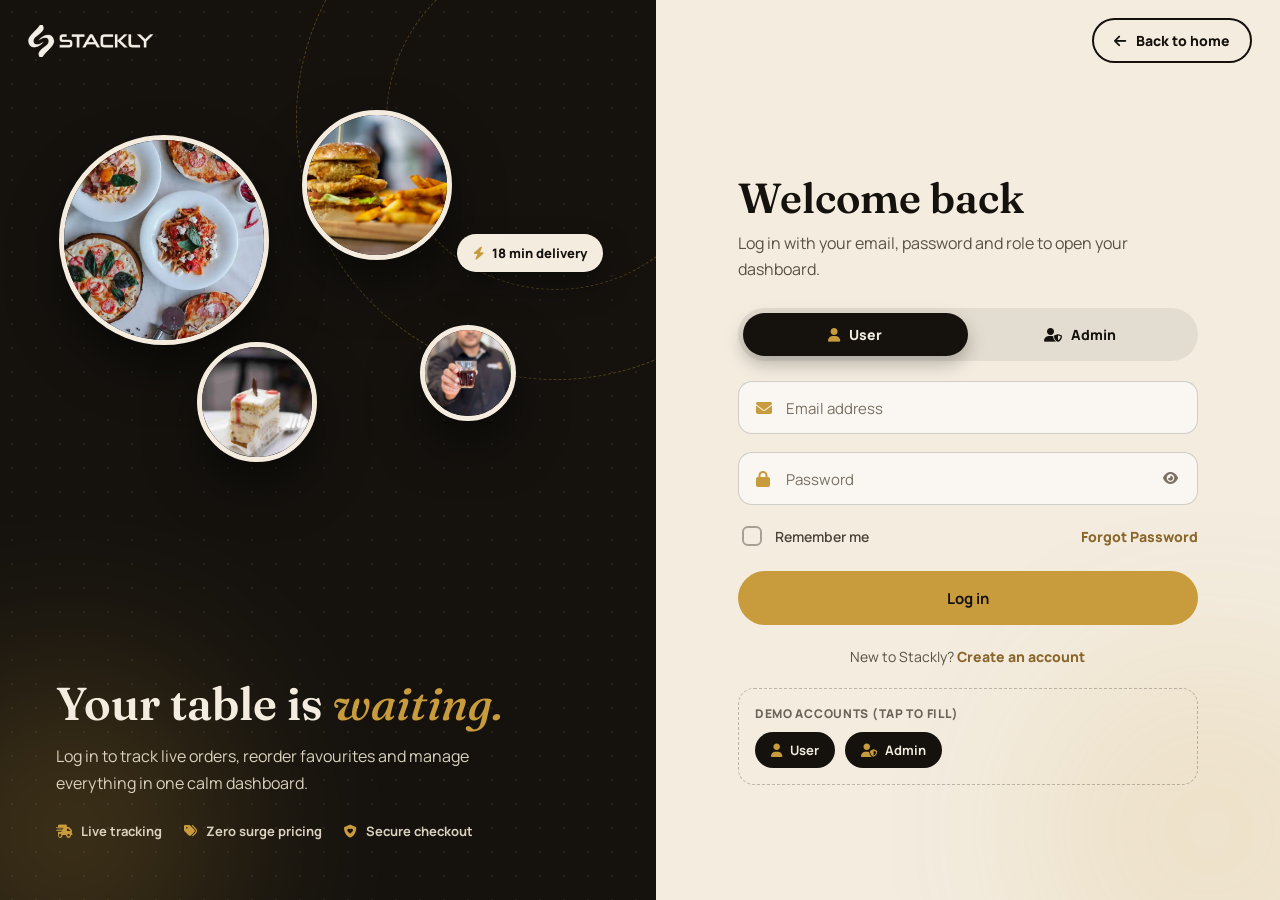
<file: admin-dashboard.html>
<!DOCTYPE html>
<html lang="en">
<head>
<meta charset="UTF-8">
<meta name="viewport" content="width=device-width, initial-scale=1.0">
<title>Admin dashboard — Stackly</title>
<meta name="robots" content="noindex">
<link rel="preconnect" href="https://fonts.googleapis.com">
<link href="https://fonts.googleapis.com/css2?family=Fraunces:ital,opsz,wght@0,9..144,300;0,9..144,500;0,9..144,600;0,9..144,700;1,9..144,500&family=Manrope:wght@400;500;600;700;800&display=swap" rel="stylesheet">
<link rel="stylesheet" href="https://cdnjs.cloudflare.com/ajax/libs/font-awesome/6.5.1/css/all.min.css">
<script>document.documentElement.classList.add('js');</script>
<script>(function(){try{var s=JSON.parse(localStorage.getItem('stackly_session')||sessionStorage.getItem('stackly_session')||'null');if(!s||s.role!=='admin'){location.replace('login.html');}}catch(e){location.replace('login.html');}})();</script>
<link rel="stylesheet" href="style.css">
</head>
<body class="dash-body" data-role="admin">
<div class="dash">
  <aside class="sidebar" id="sidebar" aria-label="Dashboard menu">
    <a href="admin-dashboard.html" class="brand"><img src="Assest/logo-bone.webp" alt="Stackly logo" class="brand-logo"></a>
    <nav class="side-nav"><button class="side-link active" data-view="overview"><i class="fa-solid fa-gauge-high"></i><span>Overview</span></button><button class="side-link" data-view="orders"><i class="fa-solid fa-bag-shopping"></i><span>All orders</span></button><button class="side-link" data-view="inbox"><i class="fa-solid fa-envelope"></i><span>Inbox</span><span class=badge id=inboxBadge hidden>0</span></button><button class="side-link" data-view="people"><i class="fa-solid fa-users"></i><span>Users</span></button><button class="side-link" data-view="settings"><i class="fa-solid fa-gear"></i><span>Settings</span></button></nav>
    <div class="side-user">
      <div class="su-row"><span class="avatar" id="suAvatar">U</span><div class="su-info"><strong id="suName">User</strong><span class="role-tag">Admin</span></div></div>
      <a href="index.html" class="logout-btn"><i class="fa-solid fa-house"></i> Back to home</a>
      <button class="logout-btn logout"><i class="fa-solid fa-right-from-bracket"></i> Log out</button>
    </div>
  </aside>
  <div class="dash-overlay" id="dashOverlay"></div>

  <div class="dash-main">
    <header class="topbar">
      <button class="hamburger" id="hamburger" aria-label="Toggle menu"><span></span><span></span><span></span></button>
      <div class="top-title"><h1 id="pageTitle">Overview</h1><p id="pageSub"></p></div>
      <div class="top-actions">
        <button class="icon-pill" id="bellBtn" aria-label="Open inbox"><i class="fa-solid fa-bell"></i><span class="dot" id="bellDot" hidden>0</span></button>
        <button class="icon-pill" id="topAvatarBtn" aria-label="Open settings"><span class="avatar" id="topAvatar" style="width:38px;height:38px;font-size:13px">U</span></button>
      </div>
    </header>
    <main>
      <section class="view active" id="view-overview"></section>
      <section class="view" id="view-orders"></section>
      <section class="view" id="view-inbox"></section>
      <section class="view" id="view-people"></section>
      <section class="view" id="view-settings"></section>
    </main>
  </div>
</div>

<div class="modal" id="composeModal" role="dialog" aria-modal="true" aria-label="Compose message">
  <div class="modal-card">
    <h3>New message</h3>
    <form id="composeForm" novalidate>
      <div class="field"><input id="cTo" type="email" placeholder=" " autocomplete="off"><label for="cTo">To (email)</label><small class="err"></small></div>
      <div class="field"><input id="cSub" type="text" placeholder=" " autocomplete="off"><label for="cSub">Subject</label><small class="err"></small></div>
      <textarea id="cBody" placeholder="Write your message…" aria-label="Message"></textarea>
      <div class="modal-actions"><button type="button" class="btn-plain" id="composeClose">Cancel</button><button type="submit" class="btn btn-primary"><span class="btn-label">Send <i class="fa-solid fa-paper-plane"></i></span></button></div>
    </form>
  </div>
</div>
<script src="auth.js"></script>
<script src="dashboard.js"></script>
</body>
</html>
</file>
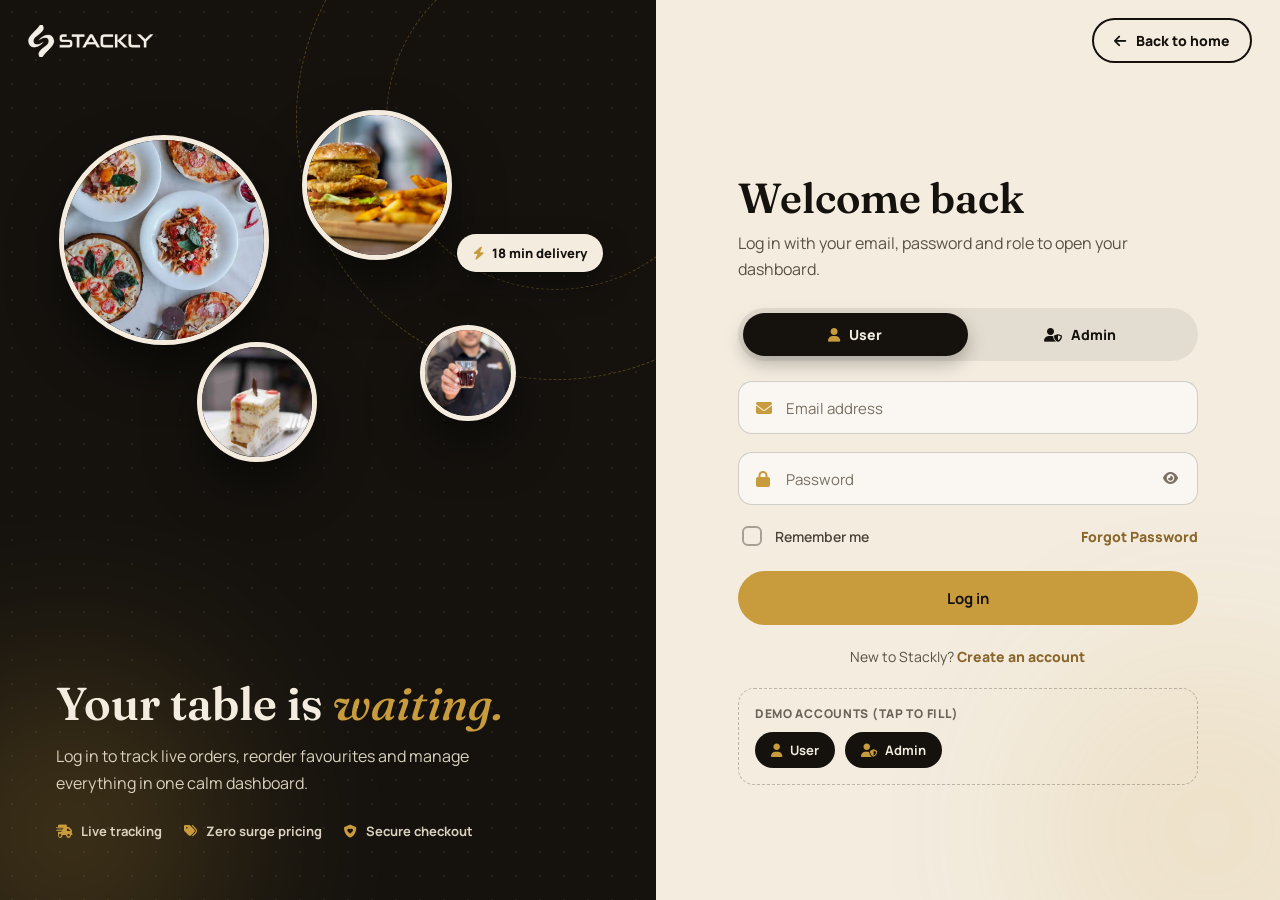
<file: login.html>
<!DOCTYPE html>
<html lang="en">
<head>
<meta charset="UTF-8">
<meta name="viewport" content="width=device-width, initial-scale=1.0">
<title>Log in — Stackly</title>
<meta name="robots" content="noindex">
<link rel="preconnect" href="https://fonts.googleapis.com">
<link href="https://fonts.googleapis.com/css2?family=Fraunces:ital,opsz,wght@0,9..144,300;0,9..144,500;0,9..144,600;0,9..144,700;1,9..144,500&family=Manrope:wght@400;500;600;700;800&display=swap" rel="stylesheet">
<link rel="stylesheet" href="https://cdnjs.cloudflare.com/ajax/libs/font-awesome/6.5.1/css/all.min.css">
<script>document.documentElement.classList.add('js');</script>
<link rel="stylesheet" href="style.css">
</head>
<body class="auth-body" data-page="login">
<header class="auth-bar">
  <a href="index.html" class="brand" aria-label="Stackly home"><img src="Assest/logo-bone.webp" alt="Stackly logo" class="brand-logo"></a>
  <div class="auth-bar-actions">
    <a href="index.html" class="back-btn"><i class="fa-solid fa-arrow-left"></i><span>Back to home</span></a>
    <button class="hamburger" id="hamburger" aria-label="Toggle menu"><span></span><span></span><span></span></button>
  </div>
</header>
<div class="mobile-drawer" id="mobileDrawer">
  <ul>
    <li><a href="index.html" class="mobile-link">Home</a></li>
    <li><a href="about.html" class="mobile-link">About</a></li>
    <li><a href="index.html#menu" class="mobile-link">Service</a></li>
    <li><a href="index.html#blog" class="mobile-link">Blog</a></li>
    <li><a href="index.html#contact" class="mobile-link">Contact</a></li>
  </ul>
  <a href="login.html" class="btn-login btn-login--mobile"><i class="fa-solid fa-user"></i><span>Log In</span></a>
  <a href="signup.html" class="btn btn-ghost btn-ghost--light btn-full" style="margin-top:12px;justify-content:center">Sign Up</a>
</div>

<main class="auth-shell">
  <aside class="auth-visual" aria-hidden="false">
    <span class="orbit-ring r1"></span><span class="orbit-ring r2"></span><span class="av-blob"></span>
    <div class="av-photos">
      <div class="av-photo a"><img src="Assest/fo_under_100kb_11zon.webp" alt="Pizza and pasta spread" loading="eager"></div>
      <div class="av-photo b"><img src="Assest/fo2_under_100kb_11zon.webp" alt="Crispy chicken burger" loading="eager"></div>
      <div class="av-photo c"><img src="Assest/fo3_11zon.webp" alt="Cheesecake slice" loading="eager"></div>
      <div class="av-photo d"><img src="Assest/fo4_11zon.webp" alt="Coffee" loading="eager"></div>
    </div>
    <span class="av-chip"><i class="fa-solid fa-bolt"></i> 18 min delivery</span>
    <h2>Your table is <em>waiting.</em></h2>
    <p>Log in to track live orders, reorder favourites and manage everything in one calm dashboard.</p>
    <div class="av-perks"><span><i class="fa-solid fa-truck-fast"></i> Live tracking</span><span><i class="fa-solid fa-tags"></i> Zero surge pricing</span><span><i class="fa-solid fa-shield-heart"></i> Secure checkout</span></div>
  </aside>
  <section class="auth-panel">
    <div class="auth-card">
      <h1 class="a-in" style="--i:0">Welcome back</h1>
      <p class="auth-sub a-in" style="--i:1">Log in with your email, password and role to open your dashboard.</p>
      <div class="form-msg" id="formMsg" role="alert" hidden></div>
      <form id="authForm" novalidate>
        <div class="role-toggle a-in" style="--i:2" data-role="user" role="radiogroup" aria-label="Choose role">
        <span class="role-pill"></span>
        <label><input type="radio" name="role" value="user" checked><i class="fa-solid fa-user"></i> User</label>
        <label><input type="radio" name="role" value="admin"><i class="fa-solid fa-user-shield"></i> Admin</label>
      </div>
        <div class="field a-in" style="--i:3"><input id="email" name="email" type="email" placeholder=" " autocomplete="email" required><label for="email">Email address</label><i class="fa-solid fa-envelope lead"></i><small class="err" role="alert"></small></div>
        <div class="field a-in" style="--i:4"><input id="password" name="password" type="password" placeholder=" " autocomplete="current-password" required><label for="password">Password</label><i class="fa-solid fa-lock lead"></i><button type="button" class="eye" aria-label="Show password"><i class="fa-solid fa-eye"></i></button><small class="err" role="alert"></small></div>
        <div class="row-between a-in" style="--i:5"><label class="check"><input type="checkbox" id="remember"> Remember me</label><a href="404.html" class="link-gold">Forgot Password</a></div>
        <button type="submit" class="btn btn-primary btn-full a-in" style="--i:6" id="submitBtn"><span class="btn-label">Log in</span><span class="spinner"></span></button>
      </form>
      <p class="auth-switch a-in" style="--i:7">New to Stackly? <a href="signup.html">Create an account</a></p>
      <div class="demo-box a-in" style="--i:8"><p>Demo accounts (tap to fill)</p><div class="demo-chips">
        <button type="button" class="chip" data-email="user@stackly.com" data-pass="User@123" data-role="user"><i class="fa-solid fa-user"></i> User</button>
        <button type="button" class="chip" data-email="admin@stackly.com" data-pass="Admin@123" data-role="admin"><i class="fa-solid fa-user-shield"></i> Admin</button></div></div>
    </div>
  </section>
</main>
<script src="auth.js"></script>
</body>
</html>
</file>
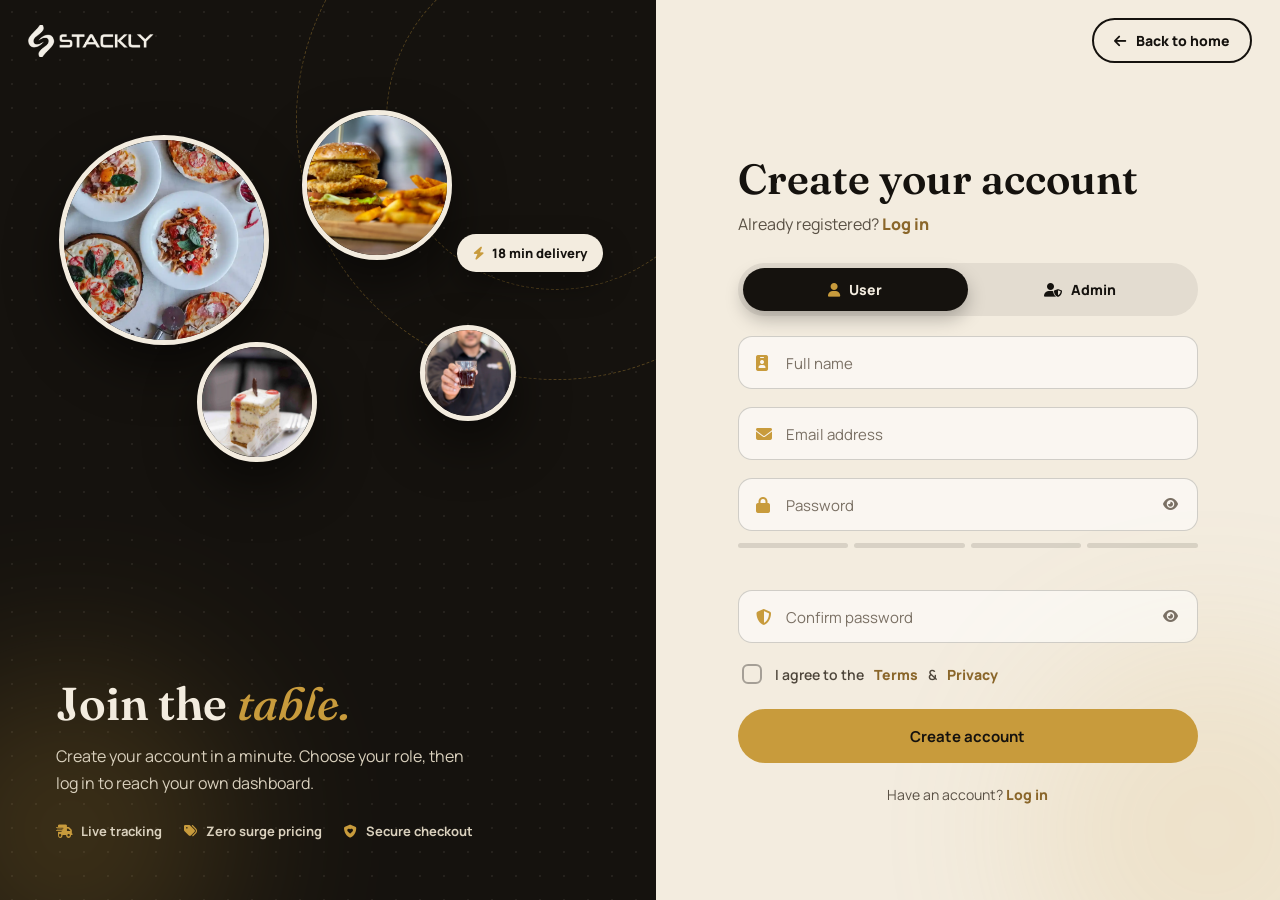
<file: signup.html>
<!DOCTYPE html>
<html lang="en">
<head>
<meta charset="UTF-8">
<meta name="viewport" content="width=device-width, initial-scale=1.0">
<title>Sign up — Stackly</title>
<meta name="robots" content="noindex">
<link rel="preconnect" href="https://fonts.googleapis.com">
<link href="https://fonts.googleapis.com/css2?family=Fraunces:ital,opsz,wght@0,9..144,300;0,9..144,500;0,9..144,600;0,9..144,700;1,9..144,500&family=Manrope:wght@400;500;600;700;800&display=swap" rel="stylesheet">
<link rel="stylesheet" href="https://cdnjs.cloudflare.com/ajax/libs/font-awesome/6.5.1/css/all.min.css">
<script>document.documentElement.classList.add('js');</script>
<link rel="stylesheet" href="style.css">
</head>
<body class="auth-body" data-page="signup">
<header class="auth-bar">
  <a href="index.html" class="brand" aria-label="Stackly home"><img src="Assest/logo-bone.webp" alt="Stackly logo" class="brand-logo"></a>
  <div class="auth-bar-actions">
    <a href="index.html" class="back-btn"><i class="fa-solid fa-arrow-left"></i><span>Back to home</span></a>
    <button class="hamburger" id="hamburger" aria-label="Toggle menu"><span></span><span></span><span></span></button>
  </div>
</header>
<div class="mobile-drawer" id="mobileDrawer">
  <ul>
    <li><a href="index.html" class="mobile-link">Home</a></li>
    <li><a href="about.html" class="mobile-link">About</a></li>
    <li><a href="index.html#menu" class="mobile-link">Service</a></li>
    <li><a href="index.html#blog" class="mobile-link">Blog</a></li>
    <li><a href="index.html#contact" class="mobile-link">Contact</a></li>
  </ul>
  <a href="login.html" class="btn-login btn-login--mobile"><i class="fa-solid fa-user"></i><span>Log In</span></a>
  <a href="signup.html" class="btn btn-ghost btn-ghost--light btn-full" style="margin-top:12px;justify-content:center">Sign Up</a>
</div>

<main class="auth-shell">
  <aside class="auth-visual" aria-hidden="false">
    <span class="orbit-ring r1"></span><span class="orbit-ring r2"></span><span class="av-blob"></span>
    <div class="av-photos">
      <div class="av-photo a"><img src="Assest/fo_under_100kb_11zon.webp" alt="Pizza and pasta spread" loading="eager"></div>
      <div class="av-photo b"><img src="Assest/fo2_under_100kb_11zon.webp" alt="Crispy chicken burger" loading="eager"></div>
      <div class="av-photo c"><img src="Assest/fo3_11zon.webp" alt="Cheesecake slice" loading="eager"></div>
      <div class="av-photo d"><img src="Assest/fo4_11zon.webp" alt="Coffee" loading="eager"></div>
    </div>
    <span class="av-chip"><i class="fa-solid fa-bolt"></i> 18 min delivery</span>
    <h2>Join the <em>table.</em></h2>
    <p>Create your account in a minute. Choose your role, then log in to reach your own dashboard.</p>
    <div class="av-perks"><span><i class="fa-solid fa-truck-fast"></i> Live tracking</span><span><i class="fa-solid fa-tags"></i> Zero surge pricing</span><span><i class="fa-solid fa-shield-heart"></i> Secure checkout</span></div>
  </aside>
  <section class="auth-panel">
    <div class="auth-card">
      <h1 class="a-in" style="--i:0">Create your account</h1>
      <p class="auth-sub a-in" style="--i:1">Already registered? <a href="login.html" class="link-gold">Log in</a></p>
      <div class="form-msg" id="formMsg" role="alert" hidden></div>
      <form id="authForm" novalidate>
        <div class="role-toggle a-in" style="--i:2" data-role="user" role="radiogroup" aria-label="Choose role">
        <span class="role-pill"></span>
        <label><input type="radio" name="role" value="user" checked><i class="fa-solid fa-user"></i> User</label>
        <label><input type="radio" name="role" value="admin"><i class="fa-solid fa-user-shield"></i> Admin</label>
      </div>
        <div class="field a-in" style="--i:3"><input id="name" name="name" type="text" placeholder=" " autocomplete="name" required><label for="name">Full name</label><i class="fa-solid fa-id-badge lead"></i><small class="err" role="alert"></small></div>
        <div class="field a-in" style="--i:4"><input id="email" name="email" type="email" placeholder=" " autocomplete="email" required><label for="email">Email address</label><i class="fa-solid fa-envelope lead"></i><small class="err" role="alert"></small></div>
        <div class="field a-in" style="--i:5"><input id="password" name="password" type="password" placeholder=" " autocomplete="new-password" required><label for="password">Password</label><i class="fa-solid fa-lock lead"></i><button type="button" class="eye" aria-label="Show password"><i class="fa-solid fa-eye"></i></button><small class="err" role="alert"></small></div>
        <div class="strength" data-s="0" aria-hidden="true"><span></span><span></span><span></span><span></span></div><span class="strength-label" aria-live="polite"></span>
        <div class="field a-in" style="--i:6"><input id="confirm" name="confirm" type="password" placeholder=" " autocomplete="new-password" required><label for="confirm">Confirm password</label><i class="fa-solid fa-shield-halved lead"></i><button type="button" class="eye" aria-label="Show password"><i class="fa-solid fa-eye"></i></button><small class="err" role="alert"></small></div>
        <div class="row-between a-in" style="--i:7"><label class="check"><input type="checkbox" id="terms"> I agree to the <a href="404.html">Terms</a> &amp; <a href="404.html">Privacy</a></label></div>
        <button type="submit" class="btn btn-primary btn-full a-in" style="--i:8" id="submitBtn"><span class="btn-label">Create account</span><span class="spinner"></span></button>
      </form>
      <p class="auth-switch a-in" style="--i:9">Have an account? <a href="login.html">Log in</a></p>
    </div>
  </section>
</main>
<div class="success-screen" id="successScreen" role="status" aria-live="polite">
  <svg viewBox="0 0 100 100" aria-hidden="true"><circle cx="50" cy="50" r="46"/><path d="M30 52 l14 14 l27 -30"/></svg>
  <h2>Account created!</h2><p>Taking you to the login page…</p>
</div>
<script src="auth.js"></script>
</body>
</html>
</file>
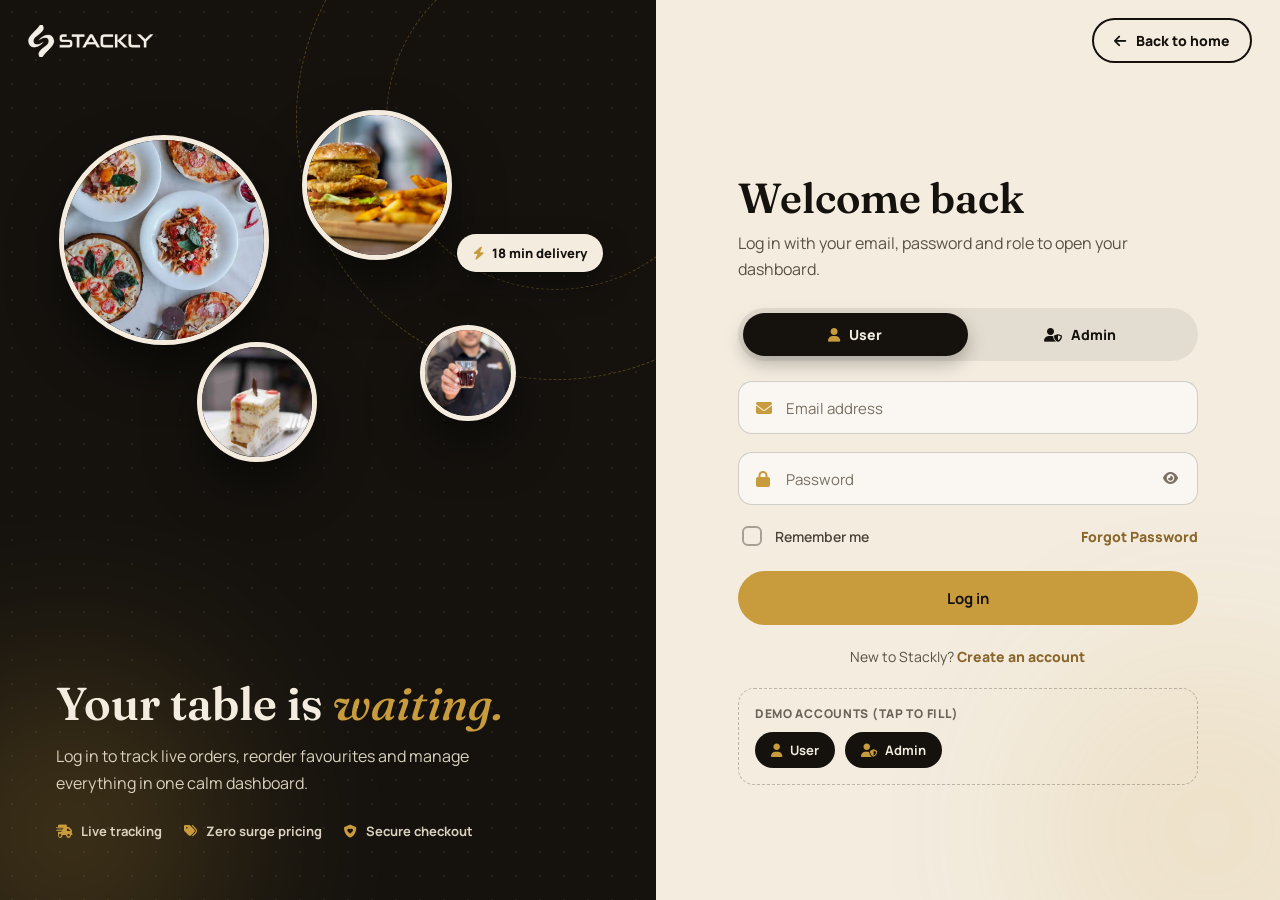
<file: user-dashboard.html>
<!DOCTYPE html>
<html lang="en">
<head>
<meta charset="UTF-8">
<meta name="viewport" content="width=device-width, initial-scale=1.0">
<title>My dashboard — Stackly</title>
<meta name="robots" content="noindex">
<link rel="preconnect" href="https://fonts.googleapis.com">
<link href="https://fonts.googleapis.com/css2?family=Fraunces:ital,opsz,wght@0,9..144,300;0,9..144,500;0,9..144,600;0,9..144,700;1,9..144,500&family=Manrope:wght@400;500;600;700;800&display=swap" rel="stylesheet">
<link rel="stylesheet" href="https://cdnjs.cloudflare.com/ajax/libs/font-awesome/6.5.1/css/all.min.css">
<script>document.documentElement.classList.add('js');</script>
<script>(function(){try{var s=JSON.parse(localStorage.getItem('stackly_session')||sessionStorage.getItem('stackly_session')||'null');if(!s||s.role!=='user'){location.replace('login.html');}}catch(e){location.replace('login.html');}})();</script>
<link rel="stylesheet" href="style.css">
</head>
<body class="dash-body" data-role="user">
<div class="dash">
  <aside class="sidebar" id="sidebar" aria-label="Dashboard menu">
    <a href="user-dashboard.html" class="brand"><img src="Assest/logo-bone.webp" alt="Stackly logo" class="brand-logo"></a>
    <nav class="side-nav"><button class="side-link active" data-view="overview"><i class="fa-solid fa-gauge-high"></i><span>Overview</span></button><button class="side-link" data-view="orders"><i class="fa-solid fa-bag-shopping"></i><span>My orders</span></button><button class="side-link" data-view="inbox"><i class="fa-solid fa-envelope"></i><span>Inbox</span><span class=badge id=inboxBadge hidden>0</span></button><button class="side-link" data-view="people"><i class="fa-solid fa-heart"></i><span>Favourites</span></button><button class="side-link" data-view="settings"><i class="fa-solid fa-gear"></i><span>Settings</span></button></nav>
    <div class="side-user">
      <div class="su-row"><span class="avatar" id="suAvatar">U</span><div class="su-info"><strong id="suName">User</strong><span class="role-tag">User</span></div></div>
      <a href="index.html" class="logout-btn"><i class="fa-solid fa-house"></i> Back to home</a>
      <button class="logout-btn logout"><i class="fa-solid fa-right-from-bracket"></i> Log out</button>
    </div>
  </aside>
  <div class="dash-overlay" id="dashOverlay"></div>

  <div class="dash-main">
    <header class="topbar">
      <button class="hamburger" id="hamburger" aria-label="Toggle menu"><span></span><span></span><span></span></button>
      <div class="top-title"><h1 id="pageTitle">Overview</h1><p id="pageSub"></p></div>
      <div class="top-actions">
        <button class="icon-pill" id="bellBtn" aria-label="Open inbox"><i class="fa-solid fa-bell"></i><span class="dot" id="bellDot" hidden>0</span></button>
        <button class="icon-pill" id="topAvatarBtn" aria-label="Open settings"><span class="avatar" id="topAvatar" style="width:38px;height:38px;font-size:13px">U</span></button>
      </div>
    </header>
    <main>
      <section class="view active" id="view-overview"></section>
      <section class="view" id="view-orders"></section>
      <section class="view" id="view-inbox"></section>
      <section class="view" id="view-people"></section>
      <section class="view" id="view-settings"></section>
    </main>
  </div>
</div>

<div class="modal" id="composeModal" role="dialog" aria-modal="true" aria-label="Compose message">
  <div class="modal-card">
    <h3>New message</h3>
    <form id="composeForm" novalidate>
      <div class="field"><input id="cTo" type="email" placeholder=" " autocomplete="off"><label for="cTo">To (email)</label><small class="err"></small></div>
      <div class="field"><input id="cSub" type="text" placeholder=" " autocomplete="off"><label for="cSub">Subject</label><small class="err"></small></div>
      <textarea id="cBody" placeholder="Write your message…" aria-label="Message"></textarea>
      <div class="modal-actions"><button type="button" class="btn-plain" id="composeClose">Cancel</button><button type="submit" class="btn btn-primary"><span class="btn-label">Send <i class="fa-solid fa-paper-plane"></i></span></button></div>
    </form>
  </div>
</div>
<script src="auth.js"></script>
<script src="dashboard.js"></script>
</body>
</html>
</file>
<file: style.css>
/* ==========================================================================
   STACKLY — style.css
   Palette: --dark (espresso), --cream (bone), --gold (accent) — 3 colors only
   ========================================================================== */

:root{
  --dark: #15120E;
  --dark-2: #1c1812;
  --cream: #F3ECDF;
  --cream-dim: #d9d0bd;
  --gold: #C89B3C;
  --gold-2: #e0bc6a;

  --font-display: "Fraunces", serif;
  --font-body: "Manrope", sans-serif;

  --radius-sm: 10px;
  --radius-md: 18px;
  --radius-lg: 28px;
  --ease: cubic-bezier(.4,0,.2,1);
  --container: 1240px;
}

*,*::before,*::after{ box-sizing: border-box; }
html{ scroll-behavior: smooth; scroll-padding-top: 90px; overflow-x: hidden; }
body{
  margin:0;
  font-family: var(--font-body);
  background: var(--cream);
  color: var(--dark);
  overflow-x: hidden;
  width: 100%;
}
img{ max-width:100%; display:block; }
a{ text-decoration:none; color:inherit; }
ul{ list-style:none; margin:0; padding:0; }
button{ font-family:inherit; cursor:pointer; border:none; background:none; }
h1,h2,h3,h4{ font-family:var(--font-display); margin:0; line-height:1.1; font-weight:600; }
p{ margin:0; }
.section-inner{ max-width: var(--container); margin:0 auto; padding: 0 24px; }
::selection{ background: var(--gold); color: var(--dark); }

@media (prefers-reduced-motion: reduce){
  *{ animation-duration: .001ms !important; animation-iteration-count: 1 !important; transition-duration: .001ms !important; scroll-behavior: auto !important; }
}

/* ---------- custom cursor (desktop only) ---------- */
.cursor-dot{
  position: fixed; width:10px; height:10px; border-radius:50%;
  background: var(--gold); pointer-events:none; z-index: 9999;
  transform: translate(-50%,-50%); mix-blend-mode: difference;
  transition: width .2s var(--ease), height .2s var(--ease);
  display:none;
}
@media (hover:hover) and (pointer:fine){ .cursor-dot{ display:block; } }

/* ---------- preloader ---------- */
.preloader{
  position: fixed; inset:0; background: var(--dark); z-index: 10000;
  display:flex; align-items:center; justify-content:center;
  transition: opacity .6s var(--ease), visibility .6s var(--ease);
}
.preloader.is-hidden{ opacity:0; visibility:hidden; }
.preloader-inner{ display:flex; flex-direction:column; align-items:center; gap:22px; }
.preloader-logo{ width:150px; animation: pulseLogo 1.6s ease-in-out infinite; }
@keyframes pulseLogo{ 0%,100%{ opacity:.6; transform:scale(.96); } 50%{ opacity:1; transform:scale(1); } }
.preloader-bar{ width:160px; height:3px; background: rgba(243,236,223,.15); border-radius: 3px; overflow:hidden; }
.preloader-bar span{ display:block; height:100%; width:40%; background: var(--gold); animation: barSlide 1.1s ease-in-out infinite; }
@keyframes barSlide{ 0%{ transform: translateX(-100%); } 100%{ transform: translateX(350%); } }

/* ==========================================================================
   HEADER
   ========================================================================== */
.site-header{
  position: fixed; top:0; left:0; right:0; z-index: 1000;
  background: rgba(21,18,14,0);
  transition: background .4s var(--ease), box-shadow .4s var(--ease), padding .3s var(--ease);
}
.site-header.scrolled{
  background: rgba(21,18,14,.92);
  backdrop-filter: blur(14px);
  box-shadow: 0 10px 30px rgba(0,0,0,.25);
}
.header-inner{
  max-width: var(--container); margin:0 auto; padding: 18px 24px;
  display:flex; align-items:center; justify-content:space-between; gap: 24px;
}
.brand{ display:flex; align-items:center; }
.brand-logo{ height: 34px; width:auto; }

.main-nav ul{ display:flex; align-items:center; gap: 8px; }
.nav-link{
  position:relative; font-size: 15px; font-weight:600; color: var(--cream);
  padding: 8px 16px; border-radius: 999px; transition: color .3s var(--ease);
}
.nav-link::after{
  content:''; position:absolute; left:16px; right:16px; bottom:4px; height:2px;
  background: var(--gold); transform: scaleX(0); transform-origin:left; transition: transform .3s var(--ease);
}
.nav-link:hover, .nav-link.active{ color: var(--gold-2); }
.nav-link:hover::after, .nav-link.active::after{ transform: scaleX(1); }

.header-actions{ display:flex; align-items:center; gap: 16px; }
.btn-login{
  display:flex; align-items:center; gap:8px; color: var(--dark); background: var(--gold);
  padding: 10px 20px; border-radius: 999px; font-weight:700; font-size:14px;
  transition: transform .25s var(--ease), box-shadow .25s var(--ease);
}
.btn-login:hover{ transform: translateY(-2px); box-shadow: 0 10px 22px rgba(200,155,60,.35); }
.btn-login--mobile{ width:100%; justify-content:center; margin-top: 24px; }

.hamburger{
  display:none; flex-direction:column; justify-content:center; gap:5px;
  width: 40px; height: 40px; position:relative; z-index: 1100;
}
.hamburger span{ display:block; width: 24px; height: 2px; background: var(--cream); margin:0 auto; transition: all .35s var(--ease); }
.hamburger.active span:nth-child(1){ transform: translateY(7px) rotate(45deg); }
.hamburger.active span:nth-child(2){ opacity:0; }
.hamburger.active span:nth-child(3){ transform: translateY(-7px) rotate(-45deg); }

.mobile-drawer{
  position:fixed; top:0; right:0; height:100vh; width: min(320px, 84vw);
  background: var(--dark); z-index: 1050; padding: 100px 32px 40px;
  transform: translateX(100%); transition: transform .45s var(--ease);
  display:flex; flex-direction:column;
  box-shadow: -20px 0 60px rgba(0,0,0,.4);
}
.mobile-drawer.open{ transform: translateX(0); }
.mobile-link{ display:block; padding: 16px 0; font-size: 20px; font-weight:600; color: var(--cream); border-bottom: 1px solid rgba(243,236,223,.1); }

/* ==========================================================================
   BUTTONS
   ========================================================================== */
.btn{ display:inline-flex; align-items:center; gap:10px; padding: 15px 28px; border-radius: 999px; font-weight:700; font-size:15px; transition: all .3s var(--ease); white-space: nowrap; }
.btn-primary{ background: var(--gold); color: var(--dark); }
.btn-primary:hover{ background: var(--gold-2); transform: translateY(-3px); box-shadow: 0 14px 30px rgba(200,155,60,.35); }
.btn-ghost{ background: transparent; color: var(--dark); border: 2px solid var(--dark); }
.btn-ghost:hover{ background: var(--dark); color: var(--cream); }
.btn-ghost--light{ color: var(--cream); border-color: var(--cream); }
.btn-ghost--light:hover{ background: var(--cream); color: var(--dark); }
.btn-outline{ background:transparent; color:var(--dark); border: 2px solid var(--gold); margin-top: 8px; }
.btn-outline:hover{ background: var(--gold); }
.btn-full{ width:100%; justify-content:center; }
.icon-btn{ width: 40px; height:40px; border-radius:50%; background: var(--gold); color: var(--dark); display:flex; align-items:center; justify-content:center; transition: transform .3s var(--ease); }
.icon-btn:hover{ transform: rotate(90deg) scale(1.1); }

.eyebrow-tag{
  display:inline-flex; align-items:center; gap:9px; font-size:13px; font-weight:700;
  color: var(--gold-2); background: rgba(200,155,60,.12); padding:8px 16px; border-radius:999px; margin-bottom:18px;
}
.eyebrow-tag--dark{ color:#8a662a; background: rgba(200,155,60,.14); }

.section-title{ font-size: clamp(30px, 4vw, 46px); letter-spacing:-.01em; max-width: 700px; }
.section-title--light{ color: var(--cream); }
.section-text{ font-size:17px; line-height:1.7; color:#4d453a; max-width: 480px; margin-top:16px; }
.section-text--light{ color: var(--cream-dim); }
.section-head{ margin-bottom: 56px; }
.section-head-row{ display:flex; justify-content:space-between; align-items:flex-end; gap:24px; margin-bottom: 48px; flex-wrap:wrap; }

/* ==========================================================================
   HERO
   ========================================================================== */
.hero{
  position:relative; min-height: 100svh; display:flex; align-items:center;
  background: linear-gradient(180deg, var(--dark) 0%, var(--dark-2) 100%);
  overflow:hidden; padding-top: 110px; padding-bottom: 60px;
}
.hero-noise{ position:absolute; inset:0; opacity:.05; background-image: radial-gradient(circle, var(--cream) 1px, transparent 1px); background-size: 22px 22px; pointer-events:none; }
.hero-blob{ position:absolute; border-radius:50%; filter: blur(90px); opacity:.25; }
.hero-blob--1{ width:420px; height:420px; background: var(--gold); top:-120px; right:-100px; }
.hero-blob--2{ width:320px; height:320px; background: var(--gold); bottom:-140px; left:-80px; opacity:.15; }

.hero-inner{
  position:relative; z-index:2; max-width: var(--container); margin:0 auto; padding: 0 24px;
  display:grid; grid-template-columns: 1.1fr .9fr; gap: 50px; align-items:center; width:100%;
}
.hero-title{ font-size: clamp(40px, 6vw, 74px); color: var(--cream); margin: 18px 0 22px; }
.hero-title .line{ display:block; overflow:hidden; }
.hero-title--accent{ color: var(--gold); font-style: italic; font-weight:500; }
.hero-sub{ color: var(--cream-dim); font-size: 18px; line-height:1.6; max-width: 480px; margin-bottom: 34px; }
.hero-cta-row{ display:flex; gap:16px; flex-wrap:wrap; margin-bottom: 50px; }

.hero-stats{ display:flex; gap: 40px; flex-wrap:wrap; }
.stat{ display:flex; flex-direction:column; }
.stat-num{ font-family:var(--font-display); font-size: 34px; color: var(--gold-2); font-weight:700; }
.stat-label{ font-size:13px; color: var(--cream-dim); margin-top:4px; }

/* hero visual: plate */
.hero-visual{ position:relative; display:flex; align-items:center; justify-content:center; }
.plate-stage{ position:relative; width: min(420px, 90%); aspect-ratio: 1/1; }
.plate-main{ position:relative; width:100%; height:100%; }
.plate-ring{ position:absolute; inset:0; width:100%; height:100%; filter: drop-shadow(0 30px 50px rgba(0,0,0,.45)); pointer-events:none; }
.plate-ring-outer{ fill:none; stroke: rgba(243,236,223,.15); stroke-width:2; }
.plate-ring-mid{ fill:none; stroke: rgba(243,236,223,.25); stroke-width:1.5; }
.plate-photo{
  position:absolute; inset: 13%; border-radius:50%; overflow:hidden;
  border: 6px solid rgba(243,236,223,.18); box-shadow: 0 30px 60px rgba(0,0,0,.5);
}
.plate-photo img{ width:100%; height:100%; object-fit:cover; display:block; }
.steam{ position:absolute; top:-70px; left:50%; transform:translateX(-50%); width:140px; height:170px; opacity:.55; }
.steam-path{ fill:none; stroke: var(--cream); stroke-width:3; stroke-linecap:round; opacity:.5; }
.s1{ animation: steamRise 4s ease-in-out infinite; }
.s2{ animation: steamRise 4s ease-in-out infinite .6s; }
.s3{ animation: steamRise 4s ease-in-out infinite 1.2s; }
@keyframes steamRise{ 0%{ opacity:0; transform: translateY(10px) scaleY(.9);} 40%{ opacity:.6; } 100%{ opacity:0; transform: translateY(-30px) scaleY(1.1);} }

.orbit-chip{
  position:absolute; display:flex; align-items:center; gap:8px; background: var(--cream);
  color: var(--dark); font-size:13px; font-weight:700; padding: 10px 16px; border-radius: 999px;
  box-shadow: 0 14px 30px rgba(0,0,0,.3);
}
.orbit-chip i{ color: var(--gold); }
.chip-1{ top: 6%; left: -6%; animation: floatY 5s ease-in-out infinite; }
.chip-2{ bottom: 14%; right: -8%; animation: floatY 6s ease-in-out infinite 1s; }
.chip-3{ top: 46%; right: -14%; animation: floatY 5.5s ease-in-out infinite .5s; }
@keyframes floatY{ 0%,100%{ transform: translateY(0);} 50%{ transform: translateY(-14px);} }

.scroll-cue{
  position:absolute; bottom: 26px; left:50%; transform:translateX(-50%);
  display:flex; flex-direction:column; align-items:center; gap:8px; color: var(--cream-dim); font-size:12px; letter-spacing:.06em;
}
.scroll-cue span{ width:1px; height: 34px; background: linear-gradient(var(--gold), transparent); animation: scrollLine 1.8s ease-in-out infinite; }
@keyframes scrollLine{ 0%{ transform: scaleY(0); transform-origin:top;} 50%{ transform: scaleY(1); transform-origin:top;} 51%{ transform-origin:bottom;} 100%{ transform: scaleY(0); transform-origin:bottom;} }

/* ==========================================================================
   MARQUEE
   ========================================================================== */
.marquee-strip{ background: var(--gold); padding: 18px 0; overflow:hidden; }
.marquee-track{ display:flex; width: max-content; }
.marquee-group{ display:flex; gap: 50px; padding-right:50px; animation: marqueeScroll 22s linear infinite; }
.marquee-group span{ display:flex; align-items:center; gap:10px; font-weight:800; font-size:15px; color: var(--dark); white-space:nowrap; }
@keyframes marqueeScroll{ from{ transform: translateX(0);} to{ transform: translateX(-100%);} }

/* ==========================================================================
   ABOUT
   ========================================================================== */
.about{ background: var(--cream); padding: 120px 0; }
.about-grid{ display:grid; grid-template-columns: .9fr 1.1fr; gap: 70px; align-items:center; }
.about-visual{ position:relative; }
.about-card--main{ border-radius: var(--radius-lg); overflow:hidden; position:relative; box-shadow: 0 30px 60px rgba(0,0,0,.15); }
.about-card--main img{ width:100%; height:420px; object-fit:cover; display:block; }
.about-card-badge{
  position:absolute; bottom: 20px; left:20px; background: var(--cream); border-radius: var(--radius-md);
  padding: 14px 18px; display:flex; align-items:center; gap:12px; box-shadow: 0 14px 30px rgba(0,0,0,.2);
}
.about-card-badge i{ color: var(--gold); font-size:22px; }
.about-card-badge strong{ display:block; font-size:16px; }
.about-card-badge span{ font-size:12px; color:#6b6357; }
.about-card--small{ position:absolute; bottom:-40px; right:-40px; width: 46%; border-radius: var(--radius-md); overflow:hidden; box-shadow: 0 20px 40px rgba(0,0,0,.2); border: 6px solid var(--cream); }
.about-card--small img{ width:100%; height:170px; object-fit:cover; display:block; }

.about-points{ display:flex; flex-direction:column; gap:18px; margin: 30px 0 10px; }
.about-point{ display:flex; gap:14px; align-items:flex-start; }
.about-point i{ width:26px; height:26px; border-radius:50%; background: var(--gold); color: var(--dark); display:flex; align-items:center; justify-content:center; font-size:12px; flex-shrink:0; margin-top:3px; }
.about-point strong{ display:block; font-size:16px; margin-bottom:2px; }
.about-point span{ font-size:14px; color:#6b6357; }

/* ==========================================================================
   HOW IT WORKS
   ========================================================================== */
.how{ background: var(--dark); padding: 120px 0; }
.how-steps{ display:grid; grid-template-columns: 1fr auto 1fr auto 1fr; align-items:flex-start; gap: 20px; margin-top: 20px; }
.how-step{ text-align:center; padding: 10px; }
.how-step-num{ font-family: var(--font-display); font-size:14px; color: var(--gold-2); font-weight:700; letter-spacing:.08em; margin-bottom:10px; }
.how-step-icon{ width:74px; height:74px; border-radius:50%; background: rgba(200,155,60,.12); border:1px solid rgba(200,155,60,.3); display:flex; align-items:center; justify-content:center; margin: 0 auto 20px; font-size: 26px; color: var(--gold-2); }
.how-step h3{ color: var(--cream); font-size:20px; margin-bottom:10px; }
.how-step p{ color: var(--cream-dim); font-size:14px; line-height:1.6; max-width:220px; margin:0 auto; }
.how-step-line{ height:1px; background: repeating-linear-gradient(90deg, rgba(200,155,60,.5) 0 8px, transparent 8px 16px); margin-top: 36px; }

/* ==========================================================================
   MENU / SERVICE
   ========================================================================== */
.menu{ background: var(--cream); padding: 120px 0; }
.menu-tabs{ display:flex; gap:10px; flex-wrap:wrap; margin-bottom: 44px; }
.menu-tab{ display:flex; align-items:center; gap:9px; padding: 12px 22px; border-radius:999px; font-weight:700; font-size:14px; background: rgba(21,18,14,.06); color: var(--dark); transition: all .3s var(--ease); }
.menu-tab.active, .menu-tab:hover{ background: var(--dark); color: var(--cream); }
.menu-tab.active i, .menu-tab:hover i{ color: var(--gold-2); }

.menu-panel{ display:none; grid-template-columns: repeat(3, 1fr); gap: 26px; }
.menu-panel.active{ display:grid; }
.menu-card{ background: var(--dark-2); border-radius: var(--radius-md); overflow:hidden; transition: transform .35s var(--ease), box-shadow .35s var(--ease); }
.menu-card:hover{ transform: translateY(-8px); box-shadow: 0 24px 40px rgba(0,0,0,.2); }
.menu-card-img{ overflow:hidden; }
.menu-card-img img{ width:100%; height:190px; object-fit:cover; display:block; transition: transform .5s var(--ease); }
.menu-card:hover .menu-card-img img{ transform: scale(1.06); }
.menu-card-body{ padding: 20px 22px 24px; }
.menu-card-body h4{ color: var(--cream); font-size:18px; margin-bottom:6px; }
.menu-card-body p{ color: var(--cream-dim); font-size:13px; margin-bottom:14px; }
.price{ color: var(--gold-2); font-weight:800; font-size:16px; }

/* ==========================================================================
   FEATURED DISHES
   ========================================================================== */
.featured{ background: var(--dark); padding: 120px 0; }
.featured-track{ display:grid; grid-template-columns: repeat(4, 1fr); gap: 24px; }
.featured-card{ position:relative; background: var(--dark-2); border-radius: var(--radius-md); padding: 16px; transition: transform .4s var(--ease); }
.featured-card:hover{ transform: translateY(-10px) rotate(-.5deg); }
.featured-img{ border-radius: var(--radius-sm); overflow:hidden; margin-bottom: 16px; }
.featured-img img{ width:100%; height:190px; object-fit:cover; display:block; transition: transform .5s var(--ease); }
.featured-card:hover .featured-img img{ transform: scale(1.07); }
.featured-tag{ position:absolute; top: 28px; right: 28px; background: var(--cream); color: var(--dark); font-size:12px; font-weight:800; padding: 6px 12px; border-radius:999px; display:flex; align-items:center; gap:5px; }
.featured-tag i{ color: var(--gold); }
.featured-card h4{ color: var(--cream); font-size:17px; margin-bottom:6px; }
.featured-card p{ color: var(--cream-dim); font-size:13px; margin-bottom:16px; }
.featured-foot{ display:flex; align-items:center; justify-content:space-between; }
.featured-foot span{ color: var(--gold-2); font-weight:800; font-size:16px; }

/* ==========================================================================
   WHY CHOOSE US
   ========================================================================== */
.why{ background: var(--cream); padding: 120px 0; }
.why-grid{ display:grid; grid-template-columns: repeat(4, 1fr); grid-auto-rows: minmax(180px, auto); gap: 22px; }
.why-card{ background: var(--dark-2); border-radius: var(--radius-md); padding: 30px; transition: transform .35s var(--ease); }
.why-card:hover{ transform: translateY(-6px); }
.why-card i{ font-size: 30px; color: var(--gold); margin-bottom: 18px; display:block; }
.why-card h3{ color: var(--cream); font-size:18px; margin-bottom:8px; }
.why-card p{ color: var(--cream-dim); font-size:13.5px; line-height:1.6; }
.why-card--big{ grid-column: span 2; grid-row: span 2; background: var(--dark); border: 1px solid rgba(200,155,60,.25); }
.why-card--big i{ font-size: 40px; }
.why-card--big h3{ font-size: 24px; }
.why-card--big p{ font-size:15px; }
.why-card--wide{ grid-column: span 2; }

/* ==========================================================================
   APP CTA
   ========================================================================== */
.app-cta{ background: var(--dark); padding: 130px 0; position:relative; overflow:hidden; }
.app-cta-grid{ display:grid; grid-template-columns: 1fr 1fr; gap: 60px; align-items:center; }
.store-badges{ display:flex; gap:14px; margin-top: 30px; flex-wrap:wrap; }
.store-badge{ display:flex; align-items:center; gap:12px; background: var(--dark-2); color: var(--cream); padding: 12px 20px; border-radius: var(--radius-sm); border:1px solid rgba(243,236,223,.12); transition: all .3s var(--ease); }
.store-badge:hover{ background: var(--gold); color: var(--dark); }
.store-badge i{ font-size: 24px; }
.store-badge span{ display:block; font-size:10px; opacity:.75; }
.store-badge strong{ display:block; font-size:14px; }

.app-cta-visual{ position:relative; display:flex; justify-content:center; }
.phone-mock{ width: 250px; background: var(--dark-2); border-radius: 38px; border: 6px solid #2a241a; padding: 20px 16px; box-shadow: 0 40px 80px rgba(0,0,0,.5); position:relative; }
.phone-notch{ width: 70px; height:16px; background:#2a241a; border-radius: 10px; margin: 0 auto 18px; }
.phone-screen{ display:flex; flex-direction:column; gap:14px; }
.phone-row--head{ display:flex; justify-content:space-between; }
.phone-row--head span{ height:8px; width:40%; background: rgba(243,236,223,.15); border-radius:6px; }
.phone-order-card{ display:flex; gap:12px; background: rgba(243,236,223,.06); border-radius: 14px; padding:10px; align-items:center; }
.phone-order-thumb{ width:44px; height:44px; border-radius:10px; background: var(--gold); flex-shrink:0; }
.phone-order-lines{ display:flex; flex-direction:column; gap:6px; flex:1; }
.phone-order-lines i{ display:block; height:7px; background: rgba(243,236,223,.2); border-radius:4px; }
.phone-order-lines i:first-child{ width:70%; }
.phone-order-lines i:last-child{ width:45%; }
.phone-track-pill{ margin-top:6px; background: var(--gold); color: var(--dark); font-size:12px; font-weight:800; padding:10px 14px; border-radius: 999px; display:flex; align-items:center; gap:8px; justify-content:center; }
.floating-icon{ position:absolute; width:52px; height:52px; border-radius:50%; background: var(--cream); color: var(--gold); display:flex; align-items:center; justify-content:center; font-size:20px; box-shadow: 0 14px 30px rgba(0,0,0,.35); }
.fi-1{ top: 6%; left: 4%; animation: floatY 5s ease-in-out infinite; }
.fi-2{ bottom: 12%; left: -2%; animation: floatY 6s ease-in-out infinite .8s; }
.fi-3{ top: 44%; right: 0%; animation: floatY 5.4s ease-in-out infinite .3s; }

/* ==========================================================================
   TESTIMONIALS
   ========================================================================== */
.testimonials{ background: var(--cream); padding: 120px 0; }
.testi-track{ position:relative; min-height: 260px; max-width: 720px; margin: 0 auto; }
.testi-card{ position:absolute; inset:0; opacity:0; visibility:hidden; transform: translateY(20px); transition: all .5s var(--ease); background: var(--dark-2); border-radius: var(--radius-lg); padding: 44px; text-align:center; }
.testi-card.active{ opacity:1; visibility:visible; transform:translateY(0); position:relative; }
.testi-stars{ color: var(--gold); font-size:15px; margin-bottom:18px; }
.testi-card p{ color: var(--cream); font-size: 19px; font-family: var(--font-display); font-style: italic; line-height:1.6; margin-bottom: 26px; }
.testi-person{ display:flex; align-items:center; justify-content:center; gap:12px; }
.testi-avatar{ width:44px; height:44px; border-radius:50%; overflow:hidden; }
.testi-person strong{ display:block; color: var(--cream); font-size:14px; }
.testi-person span{ font-size:12px; color: var(--cream-dim); }
.testi-dots{ display:flex; justify-content:center; gap:10px; margin-top: 30px; }
.testi-dots button{ width:9px; height:9px; border-radius:50%; background: rgba(21,18,14,.2); transition: all .3s var(--ease); }
.testi-dots button.active{ background: var(--gold); width: 26px; border-radius: 6px; }

/* ==========================================================================
   BLOG
   ========================================================================== */
.blog{ background: var(--dark); padding: 120px 0; }
.blog-grid{ display:grid; grid-template-columns: 1.3fr 1fr; gap: 26px; }
.blog-grid .blog-card--main{ grid-row: span 2; }
.blog-card{ background: var(--dark-2); border-radius: var(--radius-md); overflow:hidden; padding-bottom: 24px; transition: transform .35s var(--ease); }
.blog-card:hover{ transform: translateY(-6px); }
.blog-img{ overflow:hidden; }
.blog-img img{ width:100%; height:220px; object-fit:cover; display:block; transition: transform .5s var(--ease); }
.blog-card--main .blog-img img{ height:320px; }
.blog-card:hover .blog-img img{ transform: scale(1.05); }
.blog-cat{ display:inline-block; margin: 20px 24px 0; font-size:12px; font-weight:800; color: var(--gold-2); text-transform: uppercase; letter-spacing:.05em; }
.blog-card h3{ color: var(--cream); font-size: 20px; margin: 12px 24px 10px; }
.blog-card--main h3{ font-size: 26px; }
.blog-card p{ color: var(--cream-dim); font-size:14px; margin: 0 24px 16px; line-height:1.6; }
.blog-link{ margin: 0 24px; display:inline-flex; align-items:center; gap:8px; color: var(--gold-2); font-weight:700; font-size:14px; }
.blog-link i{ transition: transform .3s var(--ease); }
.blog-link:hover i{ transform: translateX(4px); }

/* ==========================================================================
   CONTACT
   ========================================================================== */
.contact{ background: var(--cream); padding: 120px 0; }
.contact-grid{ display:grid; grid-template-columns: .9fr 1.1fr; gap: 60px; }
.contact-info{ display:flex; flex-direction:column; gap:16px; margin: 30px 0; }
.contact-info-item{ display:flex; align-items:center; gap:14px; font-weight:600; font-size:15px; }
.contact-info-item i{ width:42px; height:42px; border-radius:50%; background: var(--dark); color: var(--gold); display:flex; align-items:center; justify-content:center; flex-shrink:0; }
.social-row{ display:flex; gap:12px; }
.social-row a{ width:40px; height:40px; border-radius:50%; background: var(--dark); color: var(--cream); display:flex; align-items:center; justify-content:center; transition: all .3s var(--ease); }
.social-row a:hover{ background: var(--gold); color: var(--dark); transform: translateY(-4px); }

.contact-form{ background: var(--dark-2); border-radius: var(--radius-lg); padding: 40px; display:flex; flex-direction:column; gap: 18px; }
.form-row{ display:grid; grid-template-columns: 1fr 1fr; gap: 18px; }
.contact-form label{ display:flex; flex-direction:column; gap:8px; font-size:13px; font-weight:700; color: var(--cream-dim); }
.contact-form input, .contact-form textarea{
  background: rgba(243,236,223,.06); border:1px solid rgba(243,236,223,.14); border-radius: var(--radius-sm);
  padding: 14px 16px; color: var(--cream); font-family:inherit; font-size:14px; resize:vertical; transition: border-color .3s var(--ease);
}
.contact-form input:focus, .contact-form textarea:focus{ outline:none; border-color: var(--gold); }
.contact-form input::placeholder, .contact-form textarea::placeholder{ color: rgba(243,236,223,.35); }

/* ==========================================================================
   FOOTER
   ========================================================================== */
.site-footer{ background: var(--dark); padding-top: 80px; }
.footer-top{ display:grid; grid-template-columns: 1.4fr .8fr .8fr .8fr 1fr; gap: 40px; padding-bottom: 60px; border-bottom: 1px solid rgba(243,236,223,.1); }
.footer-logo{ height:32px; margin-bottom: 18px; }
.footer-brand p{ color: var(--cream-dim); font-size:14px; line-height:1.6; margin-bottom: 20px; max-width:280px; }
.footer-col h5{ color: var(--cream); font-size:14px; margin-bottom: 18px; letter-spacing:.03em; }
.footer-col a{ display:block; color: var(--cream-dim); font-size:14px; margin-bottom: 12px; transition: color .3s var(--ease); }
.footer-col a:hover{ color: var(--gold-2); }
.newsletter-form{ display:flex; background: rgba(243,236,223,.06); border:1px solid rgba(243,236,223,.14); border-radius: 999px; padding: 4px; }
.newsletter-form input{ flex:1; background:transparent; border:none; padding: 10px 14px; color: var(--cream); font-family:inherit; font-size:13px; min-width:0; }
.newsletter-form input:focus{ outline:none; }
.newsletter-form button{ width:38px; height:38px; border-radius:50%; background: var(--gold); color: var(--dark); display:flex; align-items:center; justify-content:center; flex-shrink:0; }
.footer-bottom{ max-width: var(--container); margin:0 auto; padding: 26px 24px; display:flex; justify-content:space-between; align-items:center; flex-wrap:wrap; gap:14px; color: var(--cream-dim); font-size:13px; }
.footer-legal{ display:flex; gap: 20px; }
.footer-legal a:hover{ color: var(--gold-2); }

/* ---------- back to top ---------- */
.back-to-top{
  position: fixed; bottom: 26px; right: 26px; width: 48px; height: 48px; border-radius:50%;
  background: var(--gold); color: var(--dark); display:flex; align-items:center; justify-content:center;
  z-index: 900; opacity:0; visibility:hidden; transform: translateY(10px);
  transition: all .35s var(--ease); box-shadow: 0 14px 30px rgba(0,0,0,.3);
}
.back-to-top.visible{ opacity:1; visibility:visible; transform:translateY(0); }
.back-to-top:hover{ transform: translateY(-4px); }

/* ==========================================================================
   RESPONSIVE
   ========================================================================== */
@media (max-width: 1080px){
  .hero-inner{ grid-template-columns: 1fr; text-align:center; }
  .hero-copy{ order:2; }
  .hero-visual{ order:1; }
  .hero-cta-row, .hero-stats{ justify-content:center; }
  .hero-sub{ margin-left:auto; margin-right:auto; }
  .about-grid{ grid-template-columns: 1fr; }
  .about-visual{ max-width: 420px; margin: 0 auto 60px; }
  .why-grid{ grid-template-columns: repeat(2, 1fr); }
  .why-card--big, .why-card--wide{ grid-column: span 2; }
  .featured-track{ grid-template-columns: repeat(2, 1fr); }
  .app-cta-grid{ grid-template-columns: 1fr; }
  .app-cta-visual{ order:-1; margin-bottom: 20px; }
  .blog-grid{ grid-template-columns: 1fr; }
  .blog-grid .blog-card--main{ grid-row: auto; }
  .contact-grid{ grid-template-columns: 1fr; }
  .footer-top{ grid-template-columns: 1fr 1fr; }
  .footer-brand{ grid-column: span 2; }
}

@media (max-width: 900px){
  .main-nav{ display:none; }
  .header-actions .btn-login{ display:none; }
  .hamburger{ display:flex; }
  .menu-panel{ grid-template-columns: repeat(2, 1fr); }
  .how-steps{ grid-template-columns: 1fr; }
  .how-step-line{ width:1px; height:36px; margin: 0 auto; }
}

@media (max-width: 640px){
  .section-inner{ padding: 0 18px; }
  .about, .how, .menu, .featured, .why, .app-cta, .testimonials, .blog, .contact{ padding: 80px 0; }
  .hero{ padding-top: 120px; }
  .hero-stats{ gap: 24px; }
  .featured-track{ grid-template-columns: 1fr; }
  .why-grid{ grid-template-columns: 1fr; }
  .why-card--big, .why-card--wide{ grid-column: span 1; }
  .menu-panel{ grid-template-columns: 1fr; }
  .form-row{ grid-template-columns: 1fr; }
  .footer-top{ grid-template-columns: 1fr; }
  .footer-brand{ grid-column: span 1; }
  .section-head-row{ flex-direction:column; align-items:flex-start; }
  .about-card--small{ display:none; }
  .contact-form{ padding: 26px; }
  .hero-title{ font-size: clamp(34px, 9vw, 48px); }
}

/* ==========================================================================
   V2 — NEW ANIMATIONS + EXTRA IMAGERY
   ========================================================================== */

/* scroll progress + cursor ring */
.scroll-progress{ position:fixed; top:0; left:0; height:3px; width:100%; background: var(--gold); transform: scaleX(0); transform-origin:left; z-index: 10001; }
.cursor-ring{
  position:fixed; width:38px; height:38px; border:1.5px solid var(--gold); border-radius:50%;
  pointer-events:none; z-index:9998; transform: translate(-50%,-50%); display:none;
  transition: width .3s var(--ease), height .3s var(--ease), background .3s var(--ease);
}
.cursor-ring.is-hover{ width:64px; height:64px; background: rgba(200,155,60,.12); }
@media (hover:hover) and (pointer:fine){ .cursor-ring{ display:block; } }

/* hero title chars */
.hero-title .char{ display:inline-block; will-change: transform; }
.hero-title .word{ display:inline-block; white-space:nowrap; }

/* hero floating photo bubbles */
.hero-bubble{
  position:absolute; width: 22%; aspect-ratio:1/1; border-radius:50%; overflow:hidden;
  border: 4px solid var(--cream); box-shadow: 0 18px 40px rgba(0,0,0,.45); z-index:3;
}
.hero-bubble img{ width:100%; height:100%; object-fit:cover; display:block; }
.hb-1{ top:-6%; right:-2%; }
.hb-2{ bottom:-4%; left:-6%; width:26%; }
.hb-3{ top:52%; left:-12%; width:17%; }
.hb-4{ top:-10%; left:14%; width:16%; }
.plate-photo img{ animation: slowZoom 14s ease-in-out infinite alternate; }
@keyframes slowZoom{ from{ transform: scale(1);} to{ transform: scale(1.14);} }

/* magnetic + ripple buttons */
.btn, .btn-login{ position:relative; overflow:hidden; }
.ripple{ position:absolute; border-radius:50%; background: rgba(243,236,223,.45); transform: scale(0); animation: rippleAnim .7s ease-out forwards; pointer-events:none; }
@keyframes rippleAnim{ to{ transform: scale(4); opacity:0; } }
.btn-primary::after{
  content:''; position:absolute; top:0; left:-120%; width:60%; height:100%;
  background: linear-gradient(120deg, transparent, rgba(255,255,255,.55), transparent);
  transform: skewX(-20deg); animation: shine 3.6s ease-in-out infinite;
}
@keyframes shine{ 0%,60%{ left:-120%; } 100%{ left:160%; } }

/* photo strip */
.photo-strip{ background: var(--dark); padding: 26px 0; overflow:hidden; }
.photo-track{ display:flex; width:max-content; }
.photo-group{ display:flex; gap:18px; padding-right:18px; animation: photoScroll 45s linear infinite; }
.photo-group img{ width: 240px; height: 160px; object-fit:cover; border-radius: var(--radius-md); flex-shrink:0; filter: saturate(.9); transition: transform .4s var(--ease), filter .4s var(--ease); }
.photo-group img:nth-child(even){ margin-top: 22px; height:138px; }
.photo-group img:hover{ transform: scale(1.06) rotate(-1.5deg); filter: saturate(1.2); }
.photo-strip:hover .photo-group{ animation-play-state: paused; }
@keyframes photoScroll{ from{ transform: translateX(0);} to{ transform: translateX(-100%);} }

/* about extras */
.about-card--tiny{ position:absolute; top:-30px; right:-26px; width: 34%; border-radius:50%; overflow:hidden; border: 6px solid var(--cream); box-shadow: 0 20px 40px rgba(0,0,0,.2); aspect-ratio:1/1; z-index:2; }
.about-card--tiny img{ width:100%; height:100%; object-fit:cover; display:block; }
.reveal-words .w{ opacity:.18; transition: opacity .25s linear; }
.reveal-words .w.on{ opacity:1; }
html.js [data-reveal]{ clip-path: inset(0 0 100% 0 round 24px); }
html.js [data-reveal].revealed{ clip-path: inset(0 0 0 0 round 24px); transition: clip-path 1.1s var(--ease); }
html.js [data-reveal] img{ transform: scale(1.25); transition: transform 1.6s var(--ease); }
html.js [data-reveal].revealed img{ transform: scale(1); }

/* how it works photos */
.how-step-photo{ width: 170px; height: 170px; border-radius: 50%; overflow:hidden; margin: 0 auto 22px; border: 3px solid rgba(200,155,60,.5); position:relative; box-shadow: 0 0 0 10px rgba(200,155,60,.08); transition: transform .5s var(--ease), box-shadow .5s var(--ease); }
.how-step-photo img{ width:100%; height:100%; object-fit:cover; display:block; }
.how-step:hover .how-step-photo{ transform: rotate(6deg) scale(1.06); box-shadow: 0 0 0 18px rgba(200,155,60,.12); }
.how-step-icon{ margin-top:-56px; position:relative; z-index:2; background: var(--dark); }
.how-step-line{ margin-top: 84px; background-size: 200% 1px; animation: dashMove 2.4s linear infinite; }
@keyframes dashMove{ to{ background-position: -32px 0; } }

/* tilt cards */
[data-tilt]{ transform-style: preserve-3d; will-change: transform; }

/* gallery */
.gallery{ background: var(--cream); padding: 120px 0 40px; }
.gallery-grid{ display:grid; grid-template-columns: repeat(4, 1fr); grid-auto-rows: 200px; gap: 18px; }
.g-item{ margin:0; position:relative; overflow:hidden; border-radius: 24px; }
.g-item.tall{ grid-row: span 2; }
.g-item.wide{ grid-column: span 2; }
.g-item img{ width:100%; height:100%; object-fit:cover; display:block; }
.g-item figcaption{ position:absolute; inset:0; display:flex; align-items:center; justify-content:center; background: linear-gradient(0deg, rgba(21,18,14,.65), rgba(21,18,14,.1)); opacity:0; transition: opacity .4s var(--ease); }
.g-item figcaption i{ width:54px; height:54px; border-radius:50%; background: var(--gold); color: var(--dark); display:flex; align-items:center; justify-content:center; transform: scale(0) rotate(-90deg); transition: transform .5s var(--ease); }
.g-item:hover figcaption{ opacity:1; }
.g-item:hover figcaption i{ transform: scale(1) rotate(0); }
.g-item:hover img{ transform: scale(1.1) !important; transition: transform .8s var(--ease) !important; }

/* why big card with photo */
.why-card--big{ position:relative; overflow:hidden; }
.why-card--big::before{ content:''; position:absolute; inset:0; background: var(--bg) center/cover; opacity:.28; transition: transform 1.2s var(--ease), opacity .6s var(--ease); }
.why-card--big:hover::before{ transform: scale(1.12); opacity:.4; }
.why-card--big > *{ position:relative; }
.why-card i{ transition: transform .5s var(--ease); }
.why-card:hover i{ transform: translateY(-6px) rotate(-8deg) scale(1.15); }

/* phone thumbs as photos */
.phone-order-thumb{ background-size: cover; background-position:center; }
.phone-track-pill{ animation: pillPulse 2s ease-in-out infinite; }
@keyframes pillPulse{ 0%,100%{ box-shadow: 0 0 0 0 rgba(200,155,60,.5);} 50%{ box-shadow: 0 0 0 12px rgba(200,155,60,0);} }

/* contact photo */
.contact-photo{ margin-top: 30px; border-radius: 24px; overflow:hidden; }
.contact-photo img{ width:100%; height:200px; object-fit:cover; display:block; }

/* gradient text shimmer on hero accent */
.hero-title--accent{ background: linear-gradient(90deg, var(--gold), var(--gold-2), var(--cream), var(--gold-2), var(--gold)); background-size: 250% 100%; -webkit-background-clip:text; background-clip:text; -webkit-text-fill-color: transparent; animation: textShimmer 6s linear infinite; }
@keyframes textShimmer{ to{ background-position: -250% 0; } }

@media (max-width: 1080px){
  .gallery-grid{ grid-template-columns: repeat(2, 1fr); }
  .hb-3{ left:-4%; }
  .hb-1{ right:0; }
  .hb-2{ left:-2%; }
}
@media (max-width: 900px){
  .how-step-line{ margin-top:0; }
}
@media (max-width: 640px){
  .gallery{ padding: 80px 0 20px; }
  .gallery-grid{ grid-auto-rows: 150px; gap: 12px; }
  .about-card--tiny{ right:-6px; top:-20px; }
  .photo-group img{ width:180px; height:120px; }
  .photo-group img:nth-child(even){ height:104px; }
  .hero-bubble{ border-width:3px; }
  .hb-3{ display:none; }
}

/* ---- gallery layout fix: gap-free grid, no overlap ---- */
.gallery-grid{ grid-template-columns: repeat(4, 1fr); grid-template-rows: repeat(3, 220px); grid-auto-rows: 220px; grid-auto-flow: dense; gap: 16px; }
.g-item{ min-height:0; }
.g-item:nth-child(1){ grid-row: span 2; }
.g-item:nth-child(5), .g-item:nth-child(7){ grid-column: span 2; }
.g-item img{ position:absolute; inset:0; }
@media (max-width: 1080px){
  .gallery-grid{ grid-template-columns: repeat(2, 1fr); grid-template-rows: none; grid-auto-rows: 200px; }
}
@media (max-width: 640px){
  .gallery-grid{ grid-auto-rows: 140px; gap: 10px; }
}

/* ==========================================================================
   BLOG PAGE (blog.html) — 7 SECTIONS, ALL-NEW ANIMATION LANGUAGE
   Namespaced "blogp-" so nothing above is touched or overridden.
   ========================================================================== */

/* ---------- 1. MASTHEAD — curtain-wipe title + spinning orbit badge + conic mesh ---------- */
.blogp-hero{ position:relative; background:var(--dark); padding:170px 0 110px; overflow:hidden; text-align:center; }
.blogp-mesh{
  position:absolute; inset:-25%; z-index:0; pointer-events:none;
  background: conic-gradient(from 0deg, rgba(200,155,60,.28), transparent 28%, rgba(224,188,106,.16) 58%, transparent 82%);
  filter: blur(70px); animation: blogpMeshRotate 24s linear infinite;
}
@keyframes blogpMeshRotate{ to{ transform: rotate(360deg); } }
.blogp-hero-inner{ position:relative; z-index:1; max-width:740px; margin:0 auto; padding: 0 24px; }
.blogp-badge{ position:absolute; top:26px; right:34px; width:104px; height:104px; z-index:2; }
.blogp-badge svg{ width:100%; height:100%; animation: blogpSpin 15s linear infinite; }
.blogp-badge text{ font-size:9px; letter-spacing:2.5px; fill: var(--gold-2); font-weight:800; text-transform:uppercase; }
.blogp-badge-icon{ position:absolute; inset:0; display:flex; align-items:center; justify-content:center; font-size:20px; color:var(--gold); }
@keyframes blogpSpin{ to{ transform: rotate(360deg); } }
[data-blogp="tag"]{ opacity:0; transform: translateY(16px); animation: blogpFadeUp .8s var(--ease) forwards; }
.blogp-hero .eyebrow-tag[data-blogp]{ animation-delay:.1s; }
.blogp-sub[data-blogp]{ animation-delay: 1.05s; }
.blogp-hero-tags[data-blogp]{ animation-delay: 1.3s; }
@keyframes blogpFadeUp{ to{ opacity:1; transform:translateY(0); } }
.blogp-title{ font-size: clamp(38px, 6.6vw, 74px); color: var(--cream); margin: 18px 0 16px; }
.blogp-curtain-line{ position:relative; display:block; overflow:hidden; }
.blogp-curtain-line::before{
  content:''; position:absolute; inset:0; background: var(--gold); transform: scaleX(0); transform-origin:left;
  animation: blogpCurtainWipe 1.1s cubic-bezier(.65,0,.35,1) forwards;
}
.blogp-curtain-line:nth-child(2)::before{ animation-delay:.35s; }
.blogp-curtain-line span{ display:inline-block; opacity:0; animation: blogpTextIn .01s linear forwards; animation-delay:.55s; }
.blogp-curtain-line:nth-child(2) span{ animation-delay:.9s; }
@keyframes blogpCurtainWipe{ 0%{ transform:scaleX(0); transform-origin:left; } 48%{ transform:scaleX(1); transform-origin:left; } 52%{ transform-origin:right; } 100%{ transform:scaleX(0); transform-origin:right; } }
@keyframes blogpTextIn{ to{ opacity:1; } }
.blogp-title-accent{ color: var(--gold-2); font-style:italic; }
.blogp-sub{ color: var(--cream-dim); font-size:17px; max-width:520px; margin:0 auto; }
.blogp-hero-tags{ display:flex; gap:10px; justify-content:center; flex-wrap:wrap; margin-top:26px; }
.blogp-hero-tags span{ font-size:12.5px; font-weight:700; color: var(--cream-dim); background: rgba(243,236,223,.08); padding:8px 15px; border-radius:999px; border:1px solid rgba(243,236,223,.1); }

/* ---------- 2. FEATURED STORY — clip-path wipe reveal + stroke-timer hover button ---------- */
.blogp-featured{ background: var(--cream); padding: 110px 0; }
.blogp-featured-grid{ display:grid; grid-template-columns: 1.15fr 1fr; gap: 56px; align-items:center; }
.blogp-feat-media{
  position:relative; border-radius: var(--radius-lg); overflow:hidden; aspect-ratio: 4/3.1;
  clip-path: polygon(0 0, 0 0, 0 100%, 0 100%);
  transition: clip-path 1.05s cubic-bezier(.65,0,.35,1);
}
.blogp-feat-media.in-view{ clip-path: polygon(0 0, 100% 0, 100% 100%, 0 100%); }
.blogp-feat-media img{ width:100%; height:100%; object-fit:cover; transform:scale(1.001); transition: transform .9s var(--ease); }
.blogp-feat-media:hover img{ transform: scale(1.08); }
.blogp-timer-btn{ position:absolute; bottom:18px; right:18px; width:62px; height:62px; border-radius:50%; background:rgba(21,18,14,.55); backdrop-filter:blur(6px); display:flex; align-items:center; justify-content:center; }
.blogp-timer-btn svg{ position:absolute; inset:0; width:100%; height:100%; transform:rotate(-90deg); }
.blogp-timer-btn .track{ fill:none; stroke:rgba(243,236,223,.25); stroke-width:3; }
.blogp-timer-btn .ring{ fill:none; stroke:var(--gold); stroke-width:3; stroke-dasharray:163.3; stroke-dashoffset:163.3; transition: stroke-dashoffset 1.3s cubic-bezier(.4,0,.2,1); }
.blogp-timer-btn:hover .ring{ stroke-dashoffset:0; }
.blogp-timer-btn span{ position:relative; color: var(--cream); font-size:13px; font-weight:800; line-height:1; display:flex; flex-direction:column; align-items:center; }
.blogp-timer-btn span small{ font-size:7.5px; font-weight:700; letter-spacing:.05em; color:var(--cream-dim); margin-top:2px; }
.blogp-feat-tag{ display:inline-block; font-size:12px; font-weight:800; letter-spacing:.05em; text-transform:uppercase; color: var(--gold); background: rgba(200,155,60,.12); padding:7px 14px; border-radius:999px; margin-bottom:16px; }
.blogp-feat-copy h2{ margin-bottom:16px; }
.blogp-feat-copy p{ color:#5a5140; line-height:1.7; margin-bottom:22px; }
.blogp-feat-link{ display:inline-flex; align-items:center; gap:9px; font-weight:800; color: var(--dark); border-bottom:2px solid var(--gold); padding-bottom:3px; }
.blogp-feat-link i{ transition: transform .3s var(--ease); }
.blogp-feat-link:hover i{ transform: translateX(5px); }

/* ---------- 3. CATEGORY GRID — filter tabs + shutter-split hover reveal ---------- */
.blogp-grid-section{ background: var(--cream); padding: 40px 0 110px; }
.blogp-filters{ display:flex; gap:10px; flex-wrap:wrap; margin: 34px 0 40px; }
.blogp-filter{ font-size:14px; font-weight:700; color: var(--dark); background: rgba(21,18,14,.06); padding:10px 20px; border-radius:999px; transition: all .3s var(--ease); }
.blogp-filter:hover{ background: rgba(21,18,14,.12); }
.blogp-filter.active{ background: var(--dark); color: var(--cream); }
.blogp-cards{ display:grid; grid-template-columns: repeat(3, 1fr); gap: 26px; }
.blogp-card{ transition: opacity .4s var(--ease), transform .4s var(--ease); }
.blogp-card.is-hidden{ opacity:0; transform: scale(.92); pointer-events:none; position:absolute; visibility:hidden; }
.blogp-card-media{ position:relative; height:200px; border-radius:16px; overflow:hidden; background: var(--gold); }
.blogp-card-media .half{ position:absolute; top:0; width:50%; height:100%; overflow:hidden; transition: transform .55s cubic-bezier(.7,0,.3,1); }
.blogp-card-media .half-l{ left:0; }
.blogp-card-media .half-l img{ position:absolute; left:0; top:0; width:200%; max-width:none; height:100%; object-fit:cover; }
.blogp-card-media .half-r{ right:0; }
.blogp-card-media .half-r img{ position:absolute; right:0; top:0; width:200%; max-width:none; height:100%; object-fit:cover; }
.blogp-card:hover .half-l{ transform: translateX(-100%); }
.blogp-card:hover .half-r{ transform: translateX(100%); }
.blogp-card-media::after{
  content:'\f061'; font-family:'Font Awesome 6 Free'; font-weight:900; position:absolute; inset:0;
  display:flex; align-items:center; justify-content:center; color: var(--dark); font-size:20px;
  opacity:0; transition: opacity .3s ease .25s;
}
.blogp-card:hover .blogp-card-media::after{ opacity:1; }
.blogp-card-body{ padding-top:18px; }
.blogp-card-body span{ font-size:11.5px; font-weight:800; letter-spacing:.05em; text-transform:uppercase; color: var(--gold); }
.blogp-card-body h3{ font-size:19px; margin:9px 0 8px; }
.blogp-card-body p{ font-size:13.5px; color:#6b6250; line-height:1.6; }

/* ---------- 4. TRENDING — drag-snap carousel, center-scale focus, scroll progress ---------- */
.blogp-trend{ background: var(--dark); padding: 110px 0 90px; overflow:hidden; }
.blogp-trend-hint{ display:flex; align-items:center; gap:8px; font-size:13px; font-weight:700; color: var(--cream-dim); }
.blogp-trend-track{ display:flex; gap:22px; overflow-x:auto; scroll-snap-type:x proximity; padding: 34px 24px 30px; cursor:grab; scrollbar-width:none; -ms-overflow-style:none; user-select:none; }
.blogp-trend-track::-webkit-scrollbar{ display:none; }
.blogp-trend-track.is-dragging{ cursor:grabbing; scroll-snap-type:none; }
.blogp-trend-card{ flex:0 0 270px; scroll-snap-align:center; border-radius:18px; overflow:hidden; background: var(--dark-2); transform:scale(.87); opacity:.5; transition: transform .45s var(--ease), opacity .45s var(--ease); }
.blogp-trend-card.is-center{ transform:scale(1); opacity:1; }
.blogp-trend-card img{ height:165px; width:100%; object-fit:cover; pointer-events:none; }
.blogp-trend-body{ padding:16px 18px 20px; }
.blogp-trend-body span{ font-size:11px; font-weight:800; color: var(--gold-2); text-transform:uppercase; letter-spacing:.05em; }
.blogp-trend-body h3{ color: var(--cream); font-size:16.5px; margin:8px 0 0; line-height:1.4; }
.blogp-trend-progress{ height:3px; max-width: var(--container); margin:0 auto; background: rgba(243,236,223,.12); border-radius:3px; overflow:hidden; }
.blogp-trend-progress span{ display:block; height:100%; width:16%; background: var(--gold); border-radius:3px; }

/* ---------- 5. WRITERS — 3D flip cards ---------- */
.blogp-writers{ background: var(--cream); padding: 110px 0; }
.blogp-writers-grid{ display:grid; grid-template-columns: repeat(4, 1fr); gap:24px; margin-top:40px; }
.blogp-flip{ perspective: 1300px; height:300px; }
.blogp-flip-inner{ position:relative; width:100%; height:100%; transform-style:preserve-3d; transition: transform .85s cubic-bezier(.4,.2,.2,1); border-radius: var(--radius-md); }
.blogp-flip:hover .blogp-flip-inner{ transform: rotateY(180deg); }
.blogp-flip-front, .blogp-flip-back{ position:absolute; inset:0; backface-visibility:hidden; border-radius: var(--radius-md); overflow:hidden; }
.blogp-flip-front{ background: var(--dark); display:flex; flex-direction:column; align-items:center; justify-content:center; gap:14px; padding:20px; text-align:center; }
.blogp-flip-avatar{ width:74px; height:74px; }
.blogp-flip-front h4{ color: var(--cream); font-size:17px; }
.blogp-flip-front span{ color: var(--gold-2); font-size:12.5px; font-weight:700; }
.blogp-flip-back{ transform: rotateY(180deg); background: var(--gold); color: var(--dark); padding:28px; display:flex; flex-direction:column; justify-content:center; gap:14px; }
.blogp-flip-back p{ font-size:13.5px; line-height:1.6; }
.blogp-flip-back .social-row a{ background: rgba(21,18,14,.12); }
.blogp-flip-back .social-row a:hover{ background: var(--dark); color: var(--gold); }

/* ---------- 6. SUBSCRIBE — morphing blob + underline draw + checkmark draw ---------- */
.blogp-subscribe{ position:relative; background: var(--dark); padding: 120px 0; overflow:hidden; text-align:center; }
.blogp-blob{ position:absolute; width:560px; height:560px; left:50%; top:50%; margin:-280px 0 0 -280px; background: var(--gold); opacity:.16; filter: blur(20px); z-index:0; animation: blogpBlobMorph 11s ease-in-out infinite; }
@keyframes blogpBlobMorph{
  0%,100%{ border-radius: 42% 58% 65% 35% / 45% 45% 55% 55%; transform: rotate(0deg) scale(1); }
  33%{ border-radius: 65% 35% 40% 60% / 55% 65% 35% 45%; transform: rotate(18deg) scale(1.08); }
  66%{ border-radius: 35% 65% 55% 45% / 40% 55% 45% 60%; transform: rotate(-14deg) scale(.94); }
}
.blogp-subscribe-inner{ position:relative; z-index:1; max-width:600px; margin:0 auto; padding:0 24px; }
.blogp-sub-form{ display:flex; gap:14px; margin: 34px auto 0; max-width:440px; }
.blogp-input-wrap{ position:relative; flex:1; }
.blogp-input-wrap input{ width:100%; background:transparent; border:none; border-bottom:2px solid rgba(243,236,223,.25); color: var(--cream); font-size:16px; padding:12px 4px; font-family:inherit; }
.blogp-input-wrap input:focus{ outline:none; }
.blogp-input-wrap::after{ content:''; position:absolute; left:0; right:0; bottom:0; height:2px; background: var(--gold); transform: scaleX(0); transform-origin:left; transition: transform .45s var(--ease); }
.blogp-input-wrap:focus-within::after{ transform: scaleX(1); }
.blogp-sub-form button{ position:relative; background: var(--gold); color: var(--dark); padding:0 26px; border-radius:999px; font-weight:800; font-size:14px; min-width:130px; }
.blogp-sub-form button span{ transition: opacity .2s ease; }
.blogp-sub-form button.is-sent span{ opacity:0; }
.blogp-sub-form button .check{ width:18px; height:18px; stroke: var(--dark); stroke-width:3; fill:none; stroke-dasharray:30; stroke-dashoffset:30; position:absolute; inset:0; margin:auto; opacity:0; }
.blogp-sub-form button.is-sent .check{ opacity:1; animation: blogpCheckDraw .5s ease forwards; }
@keyframes blogpCheckDraw{ to{ stroke-dashoffset:0; } }
.blogp-sub-success{ max-height:0; opacity:0; overflow:hidden; color: var(--gold-2); font-weight:700; font-size:14px; margin-top:0; transition: max-height .5s var(--ease), opacity .5s ease, margin-top .5s ease; }
.blogp-sub-success.show{ max-height:40px; opacity:1; margin-top:16px; }

/* ---------- 7. LATEST READS — numbered list + cursor-follow image preview ---------- */
.blogp-latest{ background: var(--cream); padding: 110px 0 120px; }
.blogp-list{ margin-top:34px; border-top:1px solid rgba(21,18,14,.1); }
.blogp-list-row{ display:flex; align-items:center; gap:22px; padding:24px 4px; border-bottom:1px solid rgba(21,18,14,.1); transition: padding-left .35s var(--ease); }
.blogp-list-row:hover{ padding-left:16px; }
.blogp-list-num{ font-family: var(--font-display); font-size:14px; color: var(--gold); font-weight:600; transition: transform .35s var(--ease); }
.blogp-list-row:hover .blogp-list-num{ transform: scale(1.35); }
.blogp-list-title{ flex:1; font-family: var(--font-display); font-size: clamp(19px, 2.4vw, 27px); font-weight:600; transition: color .3s ease; }
.blogp-list-row:hover .blogp-list-title{ color: var(--gold); }
.blogp-list-meta{ font-size:12.5px; color: var(--dark); opacity:.5; font-weight:600; white-space:nowrap; }
.blogp-list-row i{ opacity:0; transform: translate(-6px,6px); transition: all .3s ease; color: var(--gold); }
.blogp-list-row:hover i{ opacity:1; transform: translate(0,0); }
.blogp-preview{ position:fixed; width:210px; height:145px; border-radius:14px; overflow:hidden; pointer-events:none; z-index:900; opacity:0; top:0; left:0; transform: translate(-50%,-50%) scale(.85); transition: opacity .3s ease, transform .3s ease; box-shadow: 0 24px 55px rgba(0,0,0,.35); }
.blogp-preview.show{ opacity:1; transform: translate(-50%,-50%) scale(1); }
.blogp-preview img{ width:100%; height:100%; object-fit:cover; }

/* ---------- BLOG PAGE — responsive ---------- */
@media (max-width: 1080px){
  .blogp-featured-grid{ grid-template-columns:1fr; }
  .blogp-cards{ grid-template-columns: repeat(2, 1fr); }
  .blogp-writers-grid{ grid-template-columns: repeat(2, 1fr); }
}
@media (max-width: 900px){
  .blogp-badge{ width:80px; height:80px; top:18px; right:18px; }
}
@media (max-width: 640px){
  .blogp-hero{ padding:130px 0 80px; }
  .blogp-featured, .blogp-grid-section, .blogp-trend, .blogp-writers, .blogp-subscribe, .blogp-latest{ padding:70px 0; }
  .blogp-cards{ grid-template-columns: 1fr; }
  .blogp-writers-grid{ grid-template-columns: 1fr; }
  .blogp-sub-form{ flex-direction:column; }
  .blogp-sub-form button{ padding:14px 26px; }
  .blogp-list-row{ gap:14px; }
  .blogp-list-meta{ display:none; }
  .blogp-preview{ display:none; }
  .blogp-badge{ display:none; }
}


/* ==========================================================================
   BLOG PAGE — V2 additions: more imagery + visual polish
   ========================================================================== */

/* 1. masthead background photo */
.blogp-hero-bg{ position:absolute; inset:0; z-index:0; }
.blogp-hero-bg img{ width:100%; height:100%; object-fit:cover; opacity:.24; filter: saturate(1.1); }
.blogp-hero-bg::after{ content:''; position:absolute; inset:0; background: linear-gradient(180deg, rgba(21,18,14,.75), var(--dark) 88%); }
.blogp-mesh{ z-index:1; }
.blogp-hero-inner, .blogp-badge{ z-index:2; }

/* 2. featured — floating layered image + byline */
.blogp-feat-visual{ position:relative; }
.blogp-feat-media{ box-shadow: 0 30px 60px -20px rgba(21,18,14,.35); }
.blogp-feat-media-fade{ position:absolute; inset:0; background: linear-gradient(0deg, rgba(21,18,14,.45), transparent 45%); pointer-events:none; }
.blogp-feat-float{
  position:absolute; left:-34px; bottom:-34px; width:120px; height:120px; border-radius:18px;
  overflow:hidden; border:5px solid var(--cream); box-shadow: 0 20px 40px rgba(21,18,14,.25); z-index:2;
}
.blogp-feat-float img{ width:100%; height:100%; object-fit:cover; }
.blogp-feat-byline{ display:flex; align-items:center; gap:12px; margin: 22px 0 26px; }
.blogp-feat-byline svg{ width:38px; height:38px; flex:none; }
.blogp-feat-byline strong{ display:block; font-size:14px; }
.blogp-feat-byline span{ display:block; font-size:12.5px; color:#7a705c; }

/* 3. category cards — image tag overlay + author meta + lift on hover */
.blogp-card-media{ box-shadow: 0 16px 34px -18px rgba(21,18,14,.3); }
.blogp-card-tag{
  position:absolute; top:14px; left:14px; z-index:3; font-size:11px; font-weight:800; text-transform:uppercase;
  letter-spacing:.05em; color: var(--dark); background: var(--cream); padding:6px 13px; border-radius:999px;
  box-shadow: 0 6px 14px rgba(21,18,14,.18);
}
.blogp-card:not(.is-hidden):hover{ transform: translateY(-6px); }
.blogp-card-meta{ display:flex; align-items:center; gap:10px; margin-top:14px; padding-top:14px; border-top:1px solid rgba(21,18,14,.08); }
.blogp-card-meta svg{ width:28px; height:28px; flex:none; }
.blogp-card-meta span{ font-size:12.5px; font-weight:700; color:#5a5140; }

/* SNAPSHOTS — bento image strip */
.blogp-snaps{ background: var(--dark); padding: 90px 0 100px; }
.blogp-snaps-grid{ display:grid; grid-template-columns: repeat(4, 1fr); grid-auto-rows: 160px; gap:16px; margin-top:36px; }
.blogp-snap{ position:relative; border-radius:14px; overflow:hidden; }
.blogp-snap--wide{ grid-column: span 2; }
.blogp-snap img{ width:100%; height:100%; object-fit:cover; transition: transform .6s var(--ease); }
.blogp-snap:hover img{ transform: scale(1.1); }
.blogp-snap::after{ content:''; position:absolute; inset:0; background: linear-gradient(0deg, rgba(21,18,14,.75), transparent 55%); }
.blogp-snap span{ position:absolute; left:14px; bottom:12px; z-index:2; color: var(--cream); font-size:12.5px; font-weight:700; opacity:0; transform: translateY(8px); transition: all .35s var(--ease); }
.blogp-snap:hover span{ opacity:1; transform: translateY(0); }

/* 5. writers — stat chip */
.blogp-flip-stat{ display:inline-flex; align-items:center; gap:6px; font-size:11.5px; font-weight:700; color: var(--dark); background: var(--gold-2); padding:5px 12px; border-radius:999px; margin-top:4px; }

/* 6. subscribe — avatar stack social proof */
.blogp-avatar-stack{ display:flex; justify-content:center; margin-bottom:18px; }
.blogp-avatar-stack svg{ width:38px; height:38px; border-radius:50%; border:3px solid var(--dark); margin-left:-12px; box-shadow: 0 4px 10px rgba(0,0,0,.3); }
.blogp-avatar-stack svg:first-child{ margin-left:0; }

/* 7. latest reads — visible thumbnail */
.blogp-list-thumb{ width:56px; height:56px; border-radius:12px; object-fit:cover; flex:none; box-shadow: 0 8px 18px -8px rgba(21,18,14,.35); }

/* responsive */
@media (max-width: 1080px){
  .blogp-snaps-grid{ grid-template-columns: repeat(3, 1fr); }
  .blogp-snap--wide{ grid-column: span 3; }
}
@media (max-width: 640px){
  .blogp-feat-float{ width:84px; height:84px; left:-16px; bottom:-16px; border-width:4px; }
  .blogp-snaps-grid{ grid-template-columns: repeat(2, 1fr); grid-auto-rows: 130px; }
  .blogp-snap--wide{ grid-column: span 2; }
  .blogp-list-thumb{ width:44px; height:44px; }
  .blogp-avatar-stack svg{ width:32px; height:32px; }
}


/* ==========================================================================
   ABOUT PAGE (about.html) — 7 SECTIONS, BRAND-NEW ANIMATION LANGUAGE
   Namespaced "abt-" so nothing above is touched or overridden.
   Initial "hidden" states only apply once JS adds body.abt-js, so the page
   is always readable even if a script fails.
   ========================================================================== */

/* ---------- shared: section heads + rising headline mask ---------- */
.abt-head{ margin-bottom: 56px; }
.abt-head--center{ text-align:center; }
.abt-head--center .section-title{ margin-left:auto; margin-right:auto; }
.abt-head-text{ margin-left:auto; margin-right:auto; }
.abt-rise{ overflow:hidden; padding-bottom:.14em; }
.abt-rise > span{ display:block; }
body.abt-js .abt-rise > span{ transform: translateY(108%) rotate(2.5deg); transform-origin:left top; transition: transform 1s cubic-bezier(.2,.8,.2,1); }
body.abt-js .abt-rise.is-in > span{ transform:none; }

/* ---------- 1. HERO — flashlight kitchen + dropping letters ---------- */
.abt-hero{
  --mx:50%; --my:50%; --r:250px;
  position:relative; min-height:100svh; display:flex; align-items:center; justify-content:center;
  text-align:center; background:var(--dark); overflow:hidden; isolation:isolate; padding:150px 0 110px;
}
.abt-hero-media{ position:absolute; inset:0; z-index:-3; }
.abt-hero-img{ position:absolute; inset:0; width:100%; height:100%; object-fit:cover; max-width:none; }
.abt-hero-img--dim{ filter: brightness(.24) saturate(.7); }
.abt-hero-img--lit{
  filter: brightness(1) saturate(1.15);
  -webkit-mask-image: radial-gradient(circle var(--r) at var(--mx) var(--my), #000 0%, rgba(0,0,0,.7) 40%, transparent 100%);
          mask-image: radial-gradient(circle var(--r) at var(--mx) var(--my), #000 0%, rgba(0,0,0,.7) 40%, transparent 100%);
}
.abt-lamp{
  position:absolute; left:var(--mx); top:var(--my); z-index:-2; pointer-events:none;
  width:calc(var(--r) * 1.15); height:calc(var(--r) * 1.15); border-radius:50%;
  transform: translate(-50%,-50%); border:1.5px dashed rgba(224,188,106,.45);
  box-shadow: 0 0 60px rgba(224,188,106,.18), inset 0 0 40px rgba(224,188,106,.12);
  animation: abtLampSpin 18s linear infinite;
}
@keyframes abtLampSpin{ to{ transform: translate(-50%,-50%) rotate(360deg); } }
.abt-hero-veil{
  position:absolute; inset:0; z-index:-1; pointer-events:none;
  background:
    radial-gradient(ellipse 62% 52% at 50% 48%, rgba(21,18,14,.66), transparent 78%),
    linear-gradient(180deg, rgba(21,18,14,.6) 0%, transparent 26%, transparent 68%, var(--dark) 100%);
}
.abt-hero-inner{ position:relative; max-width:900px; margin:0 auto; padding:0 24px; }
.abt-title{ font-size: clamp(40px, 7.4vw, 96px); color: var(--cream); line-height:1.03; margin:20px 0 24px; text-shadow: 0 6px 34px rgba(0,0,0,.6); }
.abt-line{ display:block; }
.abt-line--accent{ color: var(--gold-2); font-style:italic; font-weight:500; }
.abt-word{ display:inline-block; white-space:nowrap; }
.abt-char{ display:inline-block; will-change: transform; }
body.abt-js .abt-char{ opacity:0; transform: translateY(-150%) rotate(-18deg) scale(.8); }
body.abt-ready .abt-char{ animation: abtDrop 1.05s cubic-bezier(.28,1.55,.5,1) forwards; animation-delay: calc(var(--ci) * 45ms + 120ms); }
@keyframes abtDrop{
  0%{ opacity:0; transform: translateY(-150%) rotate(-18deg) scale(.8); }
  45%{ opacity:1; }
  100%{ opacity:1; transform:none; }
}
body.abt-js .abt-fade{ opacity:0; transform: translateY(18px); }
body.abt-ready .abt-fade{ animation: abtFadeUp .9s var(--ease) forwards; animation-delay: calc(var(--d, 0) * 1s); }
@keyframes abtFadeUp{ to{ opacity:1; transform:none; } }
.abt-hero-sub{ color: var(--cream); font-size: clamp(16px, 1.7vw, 19px); line-height:1.7; max-width: 600px; margin:0 auto; text-shadow: 0 2px 16px rgba(0,0,0,.6); }
.abt-hero-chips{ display:flex; gap:10px; justify-content:center; flex-wrap:wrap; margin-top:26px; }
.abt-hero-chips span{ display:inline-flex; align-items:center; gap:8px; font-size:12.5px; font-weight:700; color: var(--cream); background: rgba(21,18,14,.55); backdrop-filter: blur(6px); padding:9px 16px; border-radius:999px; border:1px solid rgba(243,236,223,.16); }
.abt-hero-chips i{ color: var(--gold-2); }
.abt-hint{ margin-top:30px; font-size:13px; font-weight:700; color: var(--gold-2); letter-spacing:.02em; }
.abt-hint i{ margin-right:8px; }
.abt-hint-touch{ display:none; }
@media (hover:none), (pointer:coarse){ .abt-hint-fine{ display:none; } .abt-hint-touch{ display:inline; } }
.abt-cue{ position:absolute; left:50%; bottom:26px; transform:translateX(-50%); display:flex; flex-direction:column; align-items:center; gap:10px; color: var(--cream-dim); font-size:11px; letter-spacing:.24em; text-transform:uppercase; font-weight:700; }
.abt-cue i{ display:block; width:1.5px; height:46px; background: linear-gradient(var(--gold), transparent); transform-origin:top; animation: abtDrip 1.8s ease-in-out infinite; }
@keyframes abtDrip{ 0%{ transform:scaleY(0); opacity:1; } 60%{ transform:scaleY(1); opacity:1; } 100%{ transform:scaleY(1); opacity:0; } }

/* ---------- 2. STORY — developing polaroids + receipt printer ---------- */
.abt-story{ background: var(--cream); padding:130px 0; }
.abt-story-grid{ display:grid; grid-template-columns: .95fr 1.05fr; gap:80px; align-items:center; }
.abt-story-visual{ position:relative; height: clamp(470px, 50vw, 640px); }
.abt-polaroid{
  position:absolute; margin:0; background:#fbf7ee; padding:12px 12px 46px; border-radius:6px;
  box-shadow: 0 30px 60px -22px rgba(21,18,14,.5), 0 2px 0 rgba(255,255,255,.6) inset;
  transition: transform 1.1s cubic-bezier(.2,.9,.25,1.1), opacity .8s ease;
}
.abt-polaroid img{ width:100%; height:auto; aspect-ratio:4/5; object-fit:cover; border-radius:2px; background:#2a231a; }
.abt-polaroid figcaption{ position:absolute; left:0; right:0; bottom:13px; text-align:center; font-family: var(--font-display); font-style:italic; font-size:15px; color:#6a5e48; }
.abt-polaroid--a{ width:min(350px,72%); top:0; left:3%; transform: rotate(-5deg); z-index:1; }
.abt-polaroid--b{ width:min(236px,50%); right:0; bottom:0; transform: rotate(6deg); z-index:2; transition-delay:.25s; }
.abt-polaroid--b img{ aspect-ratio:1/1; }
.abt-tape{ position:absolute; top:-14px; left:50%; width:96px; height:28px; background: rgba(224,188,106,.72); transform: translateX(-50%) rotate(-3deg); box-shadow: 0 2px 6px rgba(0,0,0,.15); z-index:3; }
body.abt-js .abt-polaroid{ opacity:0; transform: translateY(90px) rotate(0deg) scale(.94); }
body.abt-js .abt-polaroid img{ filter: brightness(2.3) contrast(.55) grayscale(1) sepia(.6) blur(7px); }
body.abt-js .abt-story.is-in .abt-polaroid{ opacity:1; }
body.abt-js .abt-story.is-in .abt-polaroid--a{ transform: rotate(-5deg); }
body.abt-js .abt-story.is-in .abt-polaroid--b{ transform: rotate(6deg); }
body.abt-js .abt-story.is-in .abt-polaroid img{ filter:none; transition: filter 2.8s ease .5s; }

.abt-printer{ margin-top:32px; max-width:450px; filter: drop-shadow(0 26px 30px rgba(21,18,14,.22)); }
.abt-printer-head{ display:flex; align-items:center; justify-content:space-between; gap:12px; background: var(--dark); color: var(--cream); font-size:12px; font-weight:800; letter-spacing:.14em; padding:15px 20px; border-radius:16px 16px 0 0; }
.abt-printer-head i{ color: var(--gold-2); font-size:15px; }
.abt-printer-led{ width:9px; height:9px; border-radius:50%; background:#5a5040; flex:none; }
.abt-printer.is-printing .abt-printer-led{ background: var(--gold-2); box-shadow:0 0 10px var(--gold); animation: abtBlink .45s steps(2) infinite; }
.abt-printer.is-printing .abt-printer-head{ animation: abtShake .1s linear 42; }
@keyframes abtBlink{ 50%{ opacity:.25; } }
@keyframes abtShake{ 0%,100%{ transform:translateX(0); } 50%{ transform:translateX(1.2px); } }
.abt-printer-slot{ position:relative; z-index:2; height:11px; background: linear-gradient(#000, #2b241a); box-shadow: inset 0 -3px 6px rgba(0,0,0,.6); }
.abt-paper-mask{ overflow:hidden; margin:0 16px; }
.abt-paper{
  background:#fffdf6; color:#27221a; padding:24px 22px 40px;
  font-family: ui-monospace, "SFMono-Regular", Menlo, Consolas, "Courier New", monospace;
  -webkit-mask: conic-gradient(from -45deg at bottom, #0000, #000 1deg 89deg, #0000 90deg) 50% / 18px 100%;
          mask: conic-gradient(from -45deg at bottom, #0000, #000 1deg 89deg, #0000 90deg) 50% / 18px 100%;
}
body.abt-js .abt-paper{ transform: translateY(-101%); }
body.abt-js .abt-printer.is-printing .abt-paper{ transform:none; transition: transform 4.4s steps(22, end); }
.abt-paper h4{ font-family:inherit; font-size:15px; letter-spacing:.18em; text-align:center; font-weight:700; }
.abt-paper-meta{ text-align:center; font-size:11.5px; color:#7a705c; margin:6px 0 14px; padding-bottom:12px; border-bottom:2px dashed #cfc6b0; }
.abt-ledger li{ display:grid; grid-template-columns:48px 1fr; gap:12px; padding:9px 0; border-bottom:1px dashed #d9d0bb; font-size:13px; line-height:1.5; }
.abt-ledger b{ color:#8a662a; }
.abt-paper-total{ display:flex; justify-content:space-between; align-items:baseline; gap:12px; padding:14px 0 4px; font-size:13px; font-weight:700; }
.abt-paper-total strong{ font-size:15px; color: var(--dark); }
.abt-barcode{ height:38px; margin-top:14px; background: repeating-linear-gradient(90deg, #15120E 0 2px, transparent 2px 4px, #15120E 4px 5px, transparent 5px 9px, #15120E 9px 12px, transparent 12px 14px); }
.abt-paper-thanks{ text-align:center; font-size:11px; letter-spacing:.2em; margin-top:12px; color:#7a705c; }

/* ---------- 3. NUMBERS — liquid-fill orbs ---------- */
.abt-nums{ position:relative; background: var(--dark); padding:120px 0 130px; overflow:hidden; }
.abt-nums::before{ content:''; position:absolute; inset:0; opacity:.05; background-image: radial-gradient(circle, var(--cream) 1px, transparent 1px); background-size:24px 24px; pointer-events:none; }
.abt-nums::after{ content:''; position:absolute; width:520px; height:520px; border-radius:50%; background: var(--gold); filter: blur(120px); opacity:.12; top:-160px; right:-120px; pointer-events:none; }
.abt-nums .section-inner{ position:relative; z-index:1; }
.abt-orbs{ display:grid; grid-template-columns: repeat(4, 1fr); gap:34px; }
.abt-orb{ text-align:center; }
.abt-orb-glass{
  position:relative; width:min(230px, 100%); aspect-ratio:1/1; margin:0 auto; border-radius:50%; overflow:hidden;
  background:#efe6d4;
  box-shadow: 0 0 0 8px rgba(243,236,223,.07), 0 0 0 9px rgba(243,236,223,.18), 0 34px 60px -22px rgba(0,0,0,.7), inset 0 -22px 40px rgba(21,18,14,.1);
  transition: transform .5s var(--ease);
}
.abt-orb:hover .abt-orb-glass{ transform: translateY(-8px) rotate(-3deg); }
.abt-orb-liquid{
  position:absolute; left:0; right:0; bottom:0; height:100%;
  background: linear-gradient(180deg, var(--gold-2), var(--gold) 38%, #a67a22);
  transform: translateY(102%); transition: transform 2.6s cubic-bezier(.25,.75,.2,1);
}
.abt-orb.is-filled .abt-orb-liquid{ transform: translateY(calc((100 - var(--fill)) * 1%)); }
.abt-wave{ position:absolute; left:0; top:-17px; width:200%; height:18px; fill: var(--gold-2); animation: abtWave 5s linear infinite; }
.abt-wave--2{ top:-23px; fill: rgba(224,188,106,.5); animation-duration:8s; animation-direction:reverse; }
.abt-orb:hover .abt-wave{ animation-duration:1.6s; }
@keyframes abtWave{ to{ transform: translateX(-50%); } }
.abt-bubble{ position:absolute; bottom:-14px; border-radius:50%; background: rgba(255,255,255,.4); animation: abtBubble 4.2s ease-in infinite; }
@keyframes abtBubble{ 0%{ transform: translateY(0) scale(.6); opacity:0; } 15%{ opacity:1; } 100%{ transform: translateY(-190px) scale(1.05); opacity:0; } }
.abt-orb-val{ position:absolute; inset:0; z-index:3; display:flex; align-items:center; justify-content:center; gap:2px; font-family: var(--font-display); font-weight:700; color: var(--dark); font-size: clamp(38px, 4.4vw, 54px); }
.abt-orb-val small{ font-size:.5em; margin-top:-.35em; color:#6b4c12; }
.abt-orb p{ margin-top:26px; color: var(--cream-dim); font-size:14px; line-height:1.5; }
.abt-orb p strong{ display:block; color: var(--cream); font-size:17px; font-family: var(--font-display); font-weight:600; margin-bottom:3px; }

/* ---------- 4. JOURNEY — scooter rides the route ---------- */
.abt-journey{ background: var(--cream); padding:130px 0 150px; }
.abt-route{ position:relative; margin-top:20px; }
.abt-route-svg{ position:absolute; left:0; top:0; z-index:0; pointer-events:none; overflow:visible; }
.abt-route-base{ fill:none; stroke: rgba(21,18,14,.24); stroke-width:3; stroke-dasharray:2 12; stroke-linecap:round; }
.abt-route-live{ fill:none; stroke: var(--gold); stroke-width:5; stroke-linecap:round; }
.abt-stop{ position:relative; z-index:1; display:grid; grid-template-columns: 1fr 72px 1fr; align-items:center; margin-bottom:96px; }
.abt-stop:last-child{ margin-bottom:0; }
.abt-stop-node{
  grid-column:2; grid-row:1; justify-self:center; position:relative; z-index:2;
  width:58px; height:58px; border-radius:50%; background: var(--cream); border:3px solid rgba(21,18,14,.22);
  display:flex; align-items:center; justify-content:center; font-size:20px; color: rgba(21,18,14,.38);
  transition: background .5s var(--ease), color .5s var(--ease), border-color .5s var(--ease), transform .6s cubic-bezier(.3,1.7,.5,1);
}
.abt-stop-node::after{ content:''; position:absolute; inset:-3px; border-radius:50%; border:2px solid var(--gold); opacity:0; }
.abt-stop.is-on .abt-stop-node{ background: var(--gold); border-color: var(--dark); color: var(--dark); transform: scale(1.14); }
.abt-stop.is-on .abt-stop-node::after{ animation: abtPing 1.6s ease-out 2; }
@keyframes abtPing{ 0%{ transform:scale(1); opacity:.9; } 100%{ transform:scale(2.2); opacity:0; } }
.abt-stop-card{
  grid-column:1; grid-row:1; justify-self:end; width:min(100%, 440px);
  background:#fbf7ee; border-radius:22px; overflow:hidden; border:1px solid rgba(21,18,14,.07);
  box-shadow: 0 28px 50px -28px rgba(21,18,14,.45);
}
.abt-stop:nth-child(even) .abt-stop-card{ grid-column:3; justify-self:start; }
.abt-stop-card img{ width:100%; height:auto; aspect-ratio:4/3; object-fit:cover; }
.abt-stop-body{ padding:20px 24px 26px; }
.abt-stop-year{ display:inline-block; font-size:12px; font-weight:800; letter-spacing:.08em; color:#8a662a; background: rgba(200,155,60,.16); padding:6px 13px; border-radius:999px; margin-bottom:12px; }
.abt-stop-card h3{ font-size:25px; margin-bottom:9px; }
.abt-stop-card p{ color:#5a5140; line-height:1.7; font-size:15px; }
.abt-stop-card--now{ background: var(--dark); border-color: rgba(200,155,60,.4); }
.abt-stop-card--now h3{ color: var(--cream); }
.abt-stop-card--now p{ color: var(--cream-dim); }
.abt-stop-card--now .abt-stop-year{ color: var(--gold-2); background: rgba(200,155,60,.16); }
body.abt-js .abt-stop-card{ opacity:0; transform: translateX(-52px) rotate(-3deg) scale(.95); transition: opacity .8s ease, transform 1s cubic-bezier(.2,.9,.25,1.1); }
body.abt-js .abt-stop:nth-child(even) .abt-stop-card{ transform: translateX(52px) rotate(3deg) scale(.95); }
body.abt-js .abt-stop.is-on .abt-stop-card{ opacity:1; transform:none; }
.abt-rider{
  position:absolute; left:0; top:0; z-index:4; width:54px; height:54px; margin:-27px 0 0 -27px; border-radius:50%;
  background: var(--dark); color: var(--gold-2); display:flex; align-items:center; justify-content:center; font-size:21px;
  box-shadow: 0 14px 28px rgba(21,18,14,.4), 0 0 0 5px rgba(200,155,60,.3); will-change: transform; opacity:0; transition: opacity .4s ease;
}

/* ---------- 5. VALUES — stacking plate pile ---------- */
.abt-values{ background: var(--dark); padding:120px 0 150px; position:relative; }
.abt-values .abt-head{ margin-bottom:44px; }
.abt-stack{ position:relative; }
.abt-vcard{
  position:sticky; top: calc(96px + var(--i) * 18px); margin-bottom:48px;
  display:grid; grid-template-columns: .95fr 1.05fr; min-height:390px; overflow:hidden;
  background: var(--cream); color: var(--dark); border-radius:30px; transform-origin:50% 0;
  box-shadow: 0 -18px 50px rgba(0,0,0,.35), 0 40px 80px -30px rgba(0,0,0,.7); will-change: transform;
}
.abt-vcard:nth-child(2){ background: var(--gold-2); }
.abt-vcard:nth-child(4){ background: var(--cream-dim); }
.abt-vcard:last-child{ margin-bottom:0; }
.abt-vcard::after{ content:''; position:absolute; inset:0; background: var(--dark); opacity: calc(var(--p, 0) * .6); pointer-events:none; }
.abt-vcard:nth-child(even) .abt-vcard-media{ order:2; }
.abt-vcard-media{ position:relative; overflow:hidden; min-height:100%; }
.abt-vcard-media img{ position:absolute; inset:0; width:100%; height:100%; object-fit:cover; transition: transform 1.4s var(--ease); }
.abt-vcard:hover .abt-vcard-media img{ transform: scale(1.07); }
.abt-vcard-num{ position:absolute; left:22px; bottom:6px; font-family: var(--font-display); font-size:clamp(80px, 9vw, 128px); line-height:1; font-weight:700; color: rgba(243,236,223,.9); text-shadow: 0 6px 30px rgba(0,0,0,.4); }
.abt-vcard-body{ padding: clamp(28px, 4vw, 52px); display:flex; flex-direction:column; justify-content:center; }
.abt-vcard-icon{ width:52px; height:52px; border-radius:50%; background: var(--dark); color: var(--gold-2); display:flex; align-items:center; justify-content:center; font-size:20px; margin-bottom:20px; }
.abt-vcard h3{ font-size: clamp(26px, 3vw, 38px); margin-bottom:14px; }
.abt-vcard-body p{ font-size:16.5px; line-height:1.72; color:#3f382c; max-width:470px; }
.abt-vcard-pills{ display:flex; flex-wrap:wrap; gap:10px; margin-top:24px; }
.abt-vcard-pills span{ font-size:12.5px; font-weight:800; padding:8px 15px; border-radius:999px; border:1.5px solid rgba(21,18,14,.28); }

/* ---------- 6. TEAM — dealt cards, 3D tilt + shine ---------- */
.abt-team{ background: var(--cream); padding:130px 0; }
.abt-team-grid{ display:grid; grid-template-columns: repeat(4, 1fr); gap:24px; }
.abt-card{ perspective:1000px; }
.abt-card-tilt{
  --rx:0deg; --ry:0deg; position:relative; border-radius:24px; overflow:hidden; aspect-ratio:4/5.15; background: var(--dark);
  transform-style: preserve-3d; transform: rotateX(var(--rx)) rotateY(var(--ry));
  transition: transform .3s ease-out, box-shadow .4s ease;
  box-shadow: 0 30px 50px -28px rgba(21,18,14,.55), inset 0 0 0 0 var(--gold);
}
.abt-card-tilt:hover{ box-shadow: 0 40px 60px -26px rgba(21,18,14,.6), inset 0 0 0 2px var(--gold); }
.abt-card-tilt > img{ width:100%; height:100%; object-fit:cover; transition: transform .8s var(--ease); }
.abt-card-tilt:hover > img{ transform: scale(1.06); }
.abt-card-glare{ position:absolute; inset:0; pointer-events:none; mix-blend-mode: overlay; opacity:0; transition: opacity .3s ease; background: radial-gradient(circle at var(--gx, 50%) var(--gy, 0%), rgba(255,244,214,.85), transparent 55%); }
.abt-card-tilt.is-hover .abt-card-glare{ opacity:1; }
.abt-card-info{ position:absolute; left:0; right:0; bottom:0; padding:70px 20px 20px; color: var(--cream); background: linear-gradient(0deg, rgba(21,18,14,.95) 20%, transparent); transform: translateZ(38px); }
.abt-card-info span{ font-size:11.5px; font-weight:800; letter-spacing:.09em; text-transform:uppercase; color: var(--gold-2); }
.abt-card-info h3{ font-size:23px; margin:5px 0 0; }
.abt-card-info p{ font-size:13.5px; line-height:1.55; color: var(--cream-dim); max-height:0; opacity:0; overflow:hidden; transition: max-height .5s var(--ease), opacity .4s ease, margin .4s ease; }
.abt-card-tilt:hover .abt-card-info p{ max-height:90px; opacity:1; margin-top:8px; }
body.abt-js .abt-card{
  opacity:0; transform: translateX(calc((1.5 - var(--i)) * (100% + 24px))) rotate(calc((var(--i) - 1.5) * -7deg)) scale(.9);
  transition: transform 1.1s cubic-bezier(.2,.9,.25,1.12), opacity .5s ease; transition-delay: calc(var(--i) * .13s);
}
body.abt-js .abt-team-grid.is-dealt .abt-card{ opacity:1; transform:none; }
@keyframes abtSway{ 0%,100%{ transform: rotateY(-7deg) rotateX(2deg); } 50%{ transform: rotateY(7deg) rotateX(-2deg); } }
@media (hover:none){
  .abt-card-tilt{ animation: abtSway 6s ease-in-out infinite; animation-delay: calc(var(--i, 0) * -1.3s); }
  .abt-card:nth-child(2) .abt-card-tilt{ animation-delay:-1.3s; } .abt-card:nth-child(3) .abt-card-tilt{ animation-delay:-2.6s; } .abt-card:nth-child(4) .abt-card-tilt{ animation-delay:-3.9s; }
  .abt-card-glare{ opacity:.6; }
}
@media (hover:none) and (min-width:641px){ .abt-card-info p{ max-height:none; opacity:1; margin-top:8px; } }

/* ---------- 7. CTA — speed-skew marquees + ingredient burst ---------- */
.abt-cta{ position:relative; background: var(--dark); padding:110px 0 100px; overflow:hidden; text-align:center; isolation:isolate; }
.abt-cta-bg{ position:absolute; inset:0; z-index:-2; }
.abt-cta-bg img{ width:100%; height:100%; object-fit:cover; opacity:.5; max-width:none; }
.abt-cta::before{ content:''; position:absolute; inset:0; z-index:-1; background: radial-gradient(ellipse 70% 60% at 50% 50%, rgba(21,18,14,.55), rgba(21,18,14,.9)), linear-gradient(180deg, var(--dark), transparent 25%, transparent 75%, var(--dark)); }
.abt-marquee{ display:flex; overflow:hidden; white-space:nowrap; user-select:none; transform: skewX(var(--sk, 0deg)); will-change: transform; }
.abt-marquee-track{ display:flex; flex:none; align-items:center; gap:44px; padding-right:44px; animation: abtMarq 34s linear infinite; }
.abt-marquee--rev .abt-marquee-track{ animation-direction: reverse; animation-duration:40s; }
.abt-marquee span{ font-family: var(--font-display); font-size: clamp(50px, 9.5vw, 128px); font-weight:700; line-height:1.15; text-transform:uppercase; color:transparent; -webkit-text-stroke: 1.5px rgba(243,236,223,.4); }
.abt-marquee span.is-solid{ -webkit-text-stroke:0; color: rgba(200,155,60,.85); }
@keyframes abtMarq{ to{ transform: translateX(-100%); } }
.abt-cta-inner{ position:relative; z-index:2; padding-top:56px; padding-bottom:56px; }
.abt-cta-title{ font-size: clamp(38px, 6.4vw, 78px); color: var(--cream); max-width:860px; margin:0 auto 18px; text-shadow: 0 6px 30px rgba(0,0,0,.6); }
.abt-cta-text{ color: var(--cream); font-size:18px; line-height:1.7; max-width:520px; margin:0 auto 34px; text-shadow: 0 2px 14px rgba(0,0,0,.6); }
.abt-cta-actions{ position:relative; display:flex; gap:16px; justify-content:center; flex-wrap:wrap; }
.abt-cta-actions .btn{ will-change: transform; }
.abt-burst-p{ position:absolute; z-index:6; pointer-events:none; animation: abtBurst 1.05s cubic-bezier(.15,.75,.3,1) forwards; }
@keyframes abtBurst{
  0%{ transform: translate(-50%,-50%) scale(.3) rotate(0deg); opacity:1; }
  60%{ transform: translate(calc(-50% + var(--tx)), calc(-50% + var(--ty))) scale(1.15) rotate(var(--rot)); opacity:1; }
  100%{ transform: translate(calc(-50% + var(--tx) * 1.08), calc(-50% + var(--ty) + 110px)) scale(.9) rotate(calc(var(--rot) * 1.3)); opacity:0; }
}

/* ---------- ABOUT PAGE — responsive ---------- */
@media (max-width: 1080px){
  .abt-story-grid{ grid-template-columns:1fr; gap:60px; }
  .abt-story-visual{ max-width:560px; width:100%; margin:0 auto; }
  .abt-printer{ margin-left:auto; margin-right:auto; max-width:480px; }
  .abt-story-copy{ text-align:left; }
  .abt-orbs{ grid-template-columns: repeat(2, 1fr); gap:46px 24px; }
  .abt-team-grid{ grid-template-columns: repeat(2, 1fr); gap:20px; }
  body.abt-js .abt-card{ transform: translateY(70px) rotate(calc((var(--i) - 1.5) * 4deg)) scale(.92); }
  .abt-vcard{ grid-template-columns:1fr; min-height:0; top: calc(88px + var(--i) * 14px); }
  .abt-vcard:nth-child(even) .abt-vcard-media{ order:0; }
  .abt-vcard-media{ height:230px; min-height:230px; }
}
@media (max-width: 760px){
  .abt-stop{ grid-template-columns: 54px 1fr; gap:16px; margin-bottom:56px; }
  .abt-stop-node{ grid-column:1; width:48px; height:48px; font-size:17px; }
  .abt-stop-card, .abt-stop:nth-child(even) .abt-stop-card{ grid-column:2; justify-self:stretch; width:100%; }
  body.abt-js .abt-stop-card, body.abt-js .abt-stop:nth-child(even) .abt-stop-card{ transform: translateX(34px) rotate(2deg) scale(.96); }
  body.abt-js .abt-stop.is-on .abt-stop-card{ transform:none; }
  .abt-rider{ width:44px; height:44px; margin:-22px 0 0 -22px; font-size:17px; }
  .abt-stop-card h3{ font-size:21px; }
}
@media (max-width: 640px){
  .abt-hero{ padding:130px 0 96px; }
  .abt-title{ font-size: clamp(38px, 11.5vw, 56px); }
  .abt-hero-sub{ font-size:15.5px; }
  .abt-hero-chips span{ font-size:11.5px; padding:8px 13px; }
  .abt-hint{ font-size:12px; margin-top:22px; }
  .abt-cue{ display:none; }
  .abt-story, .abt-nums, .abt-journey, .abt-values, .abt-team{ padding:80px 0; }
  .abt-head{ margin-bottom:38px; }
  .abt-story-visual{ height:430px; }
  .abt-polaroid{ padding:9px 9px 38px; }
  .abt-polaroid figcaption{ font-size:13px; bottom:10px; }
  .abt-polaroid--a{ width:64%; left:0; }
  .abt-polaroid--b{ width:44%; }
  .abt-paper{ padding:20px 16px 36px; }
  .abt-ledger li{ grid-template-columns:42px 1fr; font-size:12.5px; }
  .abt-orbs{ gap:36px 14px; }
  .abt-orb p{ font-size:12.5px; margin-top:18px; }
  .abt-orb p strong{ font-size:15px; }
  .abt-orb-glass{ box-shadow: 0 0 0 5px rgba(243,236,223,.07), 0 0 0 6px rgba(243,236,223,.18), 0 24px 40px -18px rgba(0,0,0,.7); }
  .abt-vcard{ border-radius:24px; top: calc(80px + var(--i) * 12px); margin-bottom:34px; }
  .abt-vcard-media{ height:170px; min-height:170px; }
  .abt-vcard-num{ font-size:76px; left:16px; }
  .abt-vcard-body{ padding:22px 20px 24px; }
  .abt-vcard-icon{ width:42px; height:42px; font-size:16px; margin-bottom:12px; }
  .abt-vcard h3{ font-size:24px; margin-bottom:8px; }
  .abt-vcard-body p{ font-size:14.5px; line-height:1.6; }
  .abt-vcard-pills{ margin-top:14px; gap:8px; } .abt-vcard-pills span{ font-size:11.5px; padding:6px 12px; }
  .abt-team-grid{ gap:14px; }
  .abt-card-tilt{ border-radius:18px; }
  .abt-card-info{ padding:52px 12px 14px; }
  .abt-card-info span{ font-size:9.5px; }
  .abt-card-info h3{ font-size:16.5px; }
  .abt-card-info p{ display:none; }
  .abt-cta{ padding:80px 0 76px; }
  .abt-cta-inner{ padding-top:36px; padding-bottom:36px; }
  .abt-cta-text{ font-size:16px; }
  .abt-cta-actions .btn{ width:100%; justify-content:center; }
}
@media (max-width: 380px){
  .abt-orb-val{ font-size:34px; }
  .abt-stop{ grid-template-columns: 46px 1fr; gap:12px; }
  .abt-stop-node{ width:42px; height:42px; }
}
@media (prefers-reduced-motion: reduce){
  body.abt-js .abt-char, body.abt-js .abt-fade, body.abt-js .abt-rise > span,
  body.abt-js .abt-polaroid, body.abt-js .abt-card, body.abt-js .abt-stop-card{ opacity:1 !important; transform:none !important; }
  body.abt-js .abt-paper{ transform:none !important; }
  body.abt-js .abt-polaroid img{ filter:none !important; }
  .abt-orb-liquid{ transform: translateY(calc((100 - var(--fill)) * 1%)) !important; }
  .abt-marquee-track, .abt-lamp{ animation:none !important; }
}

/* ==========================================================================
   CONTACT PAGE (contact.html) — 7 sections, all-new animation language
   Namespaced "cnt-" — nothing above is touched or overridden.
   ========================================================================== */

/* ---------- 1. HERO — radar ping + typewriter reveal ---------- */
.cnt-hero{ position:relative; background: var(--dark); padding:170px 0 110px; overflow:hidden; text-align:center; }
.cnt-hero-bg{ position:absolute; inset:0; z-index:0; }
.cnt-hero-bg img{ width:100%; height:100%; object-fit:cover; opacity:.22; }
.cnt-hero-bg::after{ content:''; position:absolute; inset:0; background: linear-gradient(180deg, rgba(21,18,14,.7), var(--dark) 90%); }
.cnt-radar{ position:absolute; top:34px; right:44px; width:96px; height:96px; z-index:1; display:flex; align-items:center; justify-content:center; }
.cnt-radar i{ position:relative; z-index:2; color: var(--gold-2); font-size:18px; }
.cnt-radar span{ position:absolute; inset:0; border-radius:50%; border:1.5px solid var(--gold); opacity:0; animation: cntPing 3.2s cubic-bezier(0,.4,.3,1) infinite; }
.cnt-radar span:nth-child(2){ animation-delay: 1.05s; }
.cnt-radar span:nth-child(3){ animation-delay: 2.1s; }
@keyframes cntPing{ 0%{ transform:scale(.35); opacity:.9; } 100%{ transform:scale(1.9); opacity:0; } }
.cnt-hero-inner{ position:relative; z-index:2; max-width:720px; margin:0 auto; padding:0 24px; }
.cnt-type{ font-family: var(--font-display); font-weight:600; color: var(--cream); font-size: clamp(34px, 6vw, 62px); margin:18px 0 16px; min-height:1.25em; }
.cnt-type::after{ content:''; display:inline-block; width:3px; height:.85em; background: var(--gold); margin-left:4px; vertical-align:-.1em; animation: cntCaret .8s steps(1) infinite; }
@keyframes cntCaret{ 50%{ opacity:0; } }
.cnt-hero-sub{ color: var(--cream-dim); font-size:17px; max-width:520px; margin:0 auto; }
.cnt-hero-stats{ display:flex; justify-content:center; gap:34px; margin-top:34px; flex-wrap:wrap; }
.cnt-hero-stats div{ text-align:center; }
.cnt-hero-stats b{ display:block; font-family: var(--font-display); font-size:22px; color: var(--gold-2); }
.cnt-hero-stats span{ font-size:12px; color: var(--cream-dim); font-weight:700; text-transform:uppercase; letter-spacing:.04em; }

/* ---------- 2. FORM — cursor spotlight + paper-plane submit ---------- */
.cnt-form-sec{ background: var(--cream); padding:110px 0; }
.cnt-form-grid{ display:grid; grid-template-columns: .85fr 1.15fr; gap:60px; align-items:start; }
.cnt-form-copy p.section-text{ color:#5a5140; margin:16px 0 22px; line-height:1.7; }
.cnt-form-note{ display:inline-flex; align-items:center; gap:9px; font-size:13px; font-weight:700; color: var(--gold); background: rgba(200,155,60,.1); padding:9px 16px; border-radius:999px; }
.cnt-form{
  position:relative; background: var(--dark); border-radius: var(--radius-lg); padding:38px; display:grid; grid-template-columns:1fr 1fr; gap:20px; overflow:hidden;
  --mx:50%; --my:50%;
}
.cnt-form::before{
  content:''; position:absolute; inset:0; pointer-events:none; z-index:0;
  background: radial-gradient(340px circle at var(--mx) var(--my), rgba(200,155,60,.16), transparent 65%);
  transition: opacity .3s ease; opacity:0;
}
.cnt-form.is-active::before{ opacity:1; }
.cnt-field{ position:relative; z-index:1; display:flex; flex-direction:column; gap:8px; }
.cnt-field--full{ grid-column: 1 / -1; }
.cnt-field label{ font-size:12.5px; font-weight:700; color: var(--gold-2); text-transform:uppercase; letter-spacing:.04em; }
.cnt-field input, .cnt-field textarea{
  background: rgba(243,236,223,.06); border:1.5px solid rgba(243,236,223,.14); border-radius:12px; padding:13px 15px;
  color: var(--cream); font-family:inherit; font-size:14.5px; resize:vertical; transition: border-color .3s ease, background .3s ease;
}
.cnt-field input::placeholder, .cnt-field textarea::placeholder{ color: rgba(243,236,223,.35); }
.cnt-field input:focus, .cnt-field textarea:focus{ outline:none; border-color: var(--gold); background: rgba(243,236,223,.1); }
.cnt-send-btn{
  position:relative; z-index:1; grid-column:1/-1; display:flex; align-items:center; justify-content:center; gap:10px;
  background: var(--gold); color: var(--dark); font-weight:800; font-size:14.5px; padding:15px; border-radius:999px; overflow:hidden;
}
.cnt-send-btn i{ transition: transform .4s cubic-bezier(.4,0,.2,1), opacity .3s ease; }
.cnt-send-btn.is-sending i{ animation: cntPlaneFlyOut .7s cubic-bezier(.5,0,.6,1) forwards; }
@keyframes cntPlaneFlyOut{
  0%{ transform: translate(0,0) rotate(0deg); opacity:1; }
  100%{ transform: translate(60px,-38px) rotate(35deg); opacity:0; }
}
.cnt-send-btn.is-sending span{ opacity:0; transition: opacity .2s ease; }
.cnt-form-success{
  grid-column:1/-1; display:flex; align-items:center; gap:8px; color: var(--gold-2); font-weight:700; font-size:13.5px;
  max-height:0; opacity:0; overflow:hidden; transition: all .5s var(--ease);
}
.cnt-form-success.show{ max-height:40px; opacity:1; margin-top:-6px; }

/* ---------- 3. CHANNELS — orbiting contact ring ---------- */
.cnt-channels{ background: var(--dark); padding:110px 0; overflow:hidden; }
.cnt-head-center{ text-align:center; margin-bottom:20px; }
.cnt-orbit-wrap{ position:relative; width:340px; height:340px; margin:50px auto 30px; }
.cnt-orbit-hub{
  position:absolute; top:50%; left:50%; width:104px; height:104px; margin:-52px; border-radius:50%;
  background: var(--gold); color: var(--dark); display:flex; flex-direction:column; align-items:center; justify-content:center; gap:4px;
  font-size:20px; box-shadow: 0 0 0 10px rgba(200,155,60,.1), 0 20px 50px rgba(0,0,0,.4); z-index:2;
}
.cnt-orbit-hub span{ font-size:10px; font-weight:800; text-transform:uppercase; letter-spacing:.04em; }
@property --spin{ syntax:'<angle>'; inherits:true; initial-value:0deg; }
.cnt-orbit-ring{ position:absolute; inset:0; --spin:0deg; animation: cntOrbitSpin 26s linear infinite; }
.cnt-orbit-wrap:hover .cnt-orbit-ring{ animation-play-state: paused; }
@keyframes cntOrbitSpin{ to{ --spin:360deg; } }
.cnt-orbit-item{
  position:absolute; top:50%; left:50%; width:66px; height:66px; margin:-33px;
  transform: rotate(calc(var(--a) + var(--spin))) translate(150px);
}
.cnt-orbit-content{
  display:flex; width:100%; height:100%; border-radius:50%; background: var(--dark-2); border:1px solid rgba(243,236,223,.1);
  color: var(--cream); flex-direction:column; align-items:center; justify-content:center; gap:3px;
  transform: rotate(calc(-1 * (var(--a) + var(--spin))));
  transition: background .3s ease, color .3s ease;
}
.cnt-orbit-item i{ font-size:17px; }
.cnt-orbit-item em{ font-style:normal; font-size:9px; font-weight:800; text-transform:uppercase; letter-spacing:.03em; }
.cnt-orbit-item:hover .cnt-orbit-content{ background: var(--gold); color: var(--dark); transform: rotate(calc(-1 * (var(--a) + var(--spin)))) scale(1.14); }
.cnt-orbit-detail{
  max-width:420px; margin:0 auto; text-align:center; background: var(--dark-2); border-radius: var(--radius-md); padding:22px 26px;
  border:1px solid rgba(243,236,223,.08);
}
.cnt-orbit-detail h3{ color: var(--gold-2); font-size:17px; margin-bottom:6px; transition: opacity .25s ease; }
.cnt-orbit-detail p{ color: var(--cream-dim); font-size:13.5px; transition: opacity .25s ease; }

/* ---------- 4. VISIT US — city tabs + pin-drop map ---------- */
.cnt-map-sec{ background: var(--cream); padding:110px 0; }
.cnt-map-card{ max-width:820px; margin:40px auto 0; border-radius: var(--radius-lg); overflow:hidden; background: var(--dark); box-shadow: 0 30px 60px -25px rgba(21,18,14,.35); }
.cnt-city-tabs{ display:flex; gap:8px; padding:18px 22px; border-bottom:1px solid rgba(243,236,223,.1); }
.cnt-city-tab{ font-size:13px; font-weight:700; color: var(--cream-dim); background: rgba(243,236,223,.06); padding:9px 18px; border-radius:999px; transition: all .3s ease; }
.cnt-city-tab:hover{ background: rgba(243,236,223,.12); color: var(--cream); }
.cnt-city-tab.active{ background: var(--gold); color: var(--dark); }
.cnt-map-visual{ position:relative; height:280px; overflow:hidden; }
.cnt-map-grid{
  position:absolute; inset:0;
  background-image: linear-gradient(rgba(243,236,223,.05) 1px, transparent 1px), linear-gradient(90deg, rgba(243,236,223,.05) 1px, transparent 1px);
  background-size: 32px 32px; background-color: var(--dark-2);
}
.cnt-map-pin{ position:absolute; left: var(--px); top: var(--py); transform: translate(-50%,-100%); transition: left .8s cubic-bezier(.34,1.4,.4,1), top .8s cubic-bezier(.34,1.4,.4,1); }
.cnt-map-pin i{ position:relative; z-index:2; color: var(--gold); font-size:34px; filter: drop-shadow(0 8px 12px rgba(0,0,0,.4)); animation: cntPinDrop .6s cubic-bezier(.34,1.6,.4,1); }
@keyframes cntPinDrop{ 0%{ transform: translateY(-40px); opacity:0; } 60%{ transform: translateY(4px); opacity:1; } 100%{ transform: translateY(0); } }
.cnt-pin-ping{ position:absolute; left:50%; bottom:6px; width:18px; height:18px; margin-left:-9px; border-radius:50%; background: var(--gold); opacity:.5; animation: cntPinPulse 2.2s ease-out infinite; }
@keyframes cntPinPulse{ 0%{ transform:scale(.5); opacity:.55; } 100%{ transform:scale(2.6); opacity:0; } }
.cnt-map-info{ padding:22px 26px; background: var(--dark-2); }
.cnt-map-info h4{ color: var(--cream); font-size:18px; margin-bottom:4px; }
.cnt-map-info p{ color: var(--cream-dim); font-size:13.5px; }

/* ---------- 5. FAQ — sliding side-drawer answers ---------- */
.cnt-faq{ background: var(--dark); padding:110px 0; }
.cnt-faq-wrap{ position:relative; max-width:860px; margin:40px auto 0; }
.cnt-faq-list{ display:flex; flex-direction:column; gap:10px; }
.cnt-faq-q{
  display:flex; align-items:center; gap:16px; width:100%; text-align:left; background: var(--dark-2); color: var(--cream);
  padding:19px 22px; border-radius:14px; font-size:15.5px; font-weight:700; border:1px solid rgba(243,236,223,.08);
  transition: background .3s ease, padding-left .3s ease;
}
.cnt-faq-q:hover{ background: rgba(243,236,223,.08); }
.cnt-faq-q.active{ background: var(--gold); color: var(--dark); padding-left:28px; }
.cnt-faq-num{ font-family: var(--font-display); font-size:13px; opacity:.6; flex:none; }
.cnt-faq-q i{ margin-left:auto; font-size:12px; transition: transform .3s ease; }
.cnt-faq-q.active i{ transform: rotate(90deg); }
.cnt-faq-drawer{ position:relative; margin-top:14px; min-height:96px; }
.cnt-faq-panel{
  position:absolute; inset:0; background: var(--gold-2); color: var(--dark); border-radius:14px; padding:22px 26px;
  opacity:0; transform: translateX(24px); pointer-events:none; transition: opacity .4s var(--ease), transform .4s var(--ease);
}
.cnt-faq-panel.active{ opacity:1; transform: translateX(0); pointer-events:auto; }
.cnt-faq-panel p{ font-size:14.5px; line-height:1.7; font-weight:600; }

/* ---------- 6. SUPPORT HOURS — live world clocks ---------- */
.cnt-hours{ background: var(--cream); padding:110px 0; }
.cnt-clocks{ display:grid; grid-template-columns: repeat(4, 1fr); gap:22px; margin-top:40px; }
.cnt-clock-card{ background: var(--dark); border-radius: var(--radius-md); padding:26px 20px; text-align:center; }
.cnt-clock{ width:104px; height:104px; margin:0 auto 16px; }
.cnt-clock svg{ width:100%; height:100%; }
.cnt-clock .face{ fill: var(--dark-2); stroke: rgba(243,236,223,.18); stroke-width:2; }
.cnt-clock .tick{ stroke: rgba(243,236,223,.3); stroke-width:2; }
.cnt-clock .hand{ stroke: var(--cream); stroke-linecap:round; transition: transform .25s cubic-bezier(.4,2,.6,1); transform-box: view-box; transform-origin:50px 50px; }
.cnt-clock .hand.hour{ stroke-width:3.5; stroke: var(--gold-2); }
.cnt-clock .hand.min{ stroke-width:2.5; }
.cnt-clock .pin{ fill: var(--gold); }
.cnt-clock-card h4{ color: var(--cream); font-size:15px; margin-bottom:4px; }
.cnt-clock-time{ display:block; color: var(--cream-dim); font-size:12.5px; font-weight:700; margin-bottom:10px; }
.cnt-status{ display:inline-flex; align-items:center; gap:7px; font-size:11.5px; font-weight:700; color: var(--cream-dim); }
.cnt-dot{ width:8px; height:8px; border-radius:50%; background:#7a705c; flex:none; }
.cnt-status.is-online .cnt-dot{ background:#5fbf7a; box-shadow:0 0 0 0 rgba(95,191,122,.6); animation: cntDotPulse 1.8s ease-out infinite; }
.cnt-status.is-online em{ color:#5fbf7a; font-style:normal; }
@keyframes cntDotPulse{ 0%{ box-shadow:0 0 0 0 rgba(95,191,122,.5); } 100%{ box-shadow:0 0 0 8px rgba(95,191,122,0); } }

/* ---------- 7. CTA — plane flight + sealing envelope ---------- */
.cnt-cta{ position:relative; background: var(--dark); padding:120px 0; overflow:hidden; text-align:center; }
.cnt-cta-bg{ position:absolute; inset:0; z-index:0; }
.cnt-cta-bg img{ width:100%; height:100%; object-fit:cover; opacity:.18; }
.cnt-cta-bg::after{ content:''; position:absolute; inset:0; background: linear-gradient(180deg, var(--dark), rgba(21,18,14,.85)); }
.cnt-cta-inner{ position:relative; z-index:1; max-width:560px; margin:0 auto; padding:0 24px; }
.cnt-cta-text{ color: var(--cream-dim); font-size:16px; margin: 14px 0 34px; }
.cnt-envelope-btn{ position:relative; display:inline-flex; flex-direction:column; align-items:center; gap:16px; }
.cnt-envelope-svg{ width:118px; height:90px; overflow:visible; }
.env-back{ fill: var(--gold-2); }
.env-flap{ fill: var(--gold); stroke: var(--dark); stroke-width:1; transform-origin:60px 14px; transition: transform .5s cubic-bezier(.6,0,.4,1); }
.cnt-envelope-btn.is-sent .env-flap{ transform: rotateX(180deg) scaleY(-1) translateY(0); }
.cnt-plane-fly{ position:absolute; top:30px; left:50%; margin-left:-9px; color: var(--dark); font-size:18px; opacity:1; transition: none; }
.cnt-envelope-btn.is-sent .cnt-plane-fly{ animation: cntPlaneAway .8s cubic-bezier(.5,0,.6,1) forwards; }
@keyframes cntPlaneAway{ 0%{ transform: translate(0,0) rotate(-15deg) scale(1); opacity:1; } 100%{ transform: translate(10px,-90px) rotate(-15deg) scale(.4); opacity:0; } }
.cnt-envelope-btn span{ font-weight:800; font-size:14.5px; color: var(--cream); }
.cnt-cta-confirm{
  display:flex; align-items:center; justify-content:center; gap:8px; color: var(--gold-2); font-weight:700; font-size:14px;
  max-height:0; opacity:0; overflow:hidden; margin-top:0; transition: all .5s var(--ease);
}
.cnt-cta-confirm.show{ max-height:40px; opacity:1; margin-top:18px; }

/* ---------- CONTACT PAGE — responsive ---------- */
@media (max-width: 1080px){
  .cnt-form-grid{ grid-template-columns:1fr; }
  .cnt-clocks{ grid-template-columns: repeat(2, 1fr); }
}
@media (max-width: 900px){
  .cnt-orbit-wrap{ width:290px; height:290px; }
  .cnt-orbit-item{ transform: rotate(calc(var(--a) + var(--spin))) translate(122px); }
}
@media (max-width: 780px){
  .cnt-faq-drawer{ position:static; margin-top:10px; }
  .cnt-faq-panel{ position:static; transform:none; display:none; opacity:1; }
  .cnt-faq-panel.active{ display:block; }
  .cnt-faq-list{ display:contents; }
  .cnt-faq-wrap{ display:flex; flex-direction:column; gap:10px; }
}
@media (max-width: 640px){
  .cnt-hero{ padding:130px 0 80px; }
  .cnt-form-sec, .cnt-channels, .cnt-map-sec, .cnt-faq, .cnt-hours, .cnt-cta{ padding:70px 0; }
  .cnt-form{ grid-template-columns:1fr; padding:26px; }
  .cnt-radar{ display:none; }
  .cnt-orbit-wrap{ width:250px; height:250px; }
  .cnt-orbit-item{ transform: rotate(calc(var(--a) + var(--spin))) translate(102px); width:58px; height:58px; margin:-29px; }
  .cnt-clocks{ grid-template-columns: repeat(2, 1fr); gap:14px; }
  .cnt-clock{ width:80px; height:80px; }
  .cnt-hero-stats{ gap:22px; }
}
/* ==========================================================================
   SERVICE PAGE (service.html) — 7 SECTIONS, BRAND-NEW ANIMATION LANGUAGE
   Namespaced "svc-" so nothing above is touched or overridden.
   Hidden "before" states only apply once JS adds body.svc-js, so the page
   is always readable even if a script fails.
   1 kitchen swing-doors + split-flap board   2 expanding curtain panels
   3 scroll-turned dial + iris photos         4 radar sweep + countdown phone
   5 odometer prices + sliding toggle         6 self-setting catering table
   7 pizza box that opens on scroll + FAQ
   ========================================================================== */
.svc-page{ overflow-x:clip; }

/* ---------- shared ---------- */
.svc-head{ margin-bottom:56px; }
.svc-head--center{ text-align:center; }
.svc-head--center .section-title,
.svc-head--center .section-text{ margin-left:auto; margin-right:auto; }

/* lens-focus headline: blurred + oversized -> sharp */
/* fix: these used to be hidden (opacity:0) until a scroll-triggered
   IntersectionObserver added .is-in — if that observer never fired for any
   reason, the text stayed invisible forever ("blank section" while scrolling).
   Now everything is visible by default; .is-in only plays a bonus fade-in
   animation on top of already-visible content, so a missed observer can
   never cause blank content again. */
.svc-focus{ display:block; opacity:1; }
.svc-fx{ opacity:1; }
@keyframes svcFocusIn{ from{ opacity:0; filter:blur(16px); transform:scale(1.06); } to{ opacity:1; filter:blur(0); transform:none; } }
@keyframes svcFxIn{ from{ opacity:0; transform:translateY(26px); } to{ opacity:1; transform:none; } }
body.svc-js .svc-focus.is-in{ transform-origin:50% 60%; animation: svcFocusIn 1.2s cubic-bezier(.2,.8,.2,1) both; }
body.svc-js .svc-fx.is-in{ animation: svcFxIn .9s cubic-bezier(.2,.8,.2,1) var(--d,0s) both; }

/* safety net: if a script hiccups, everything is forced visible after a few seconds */
.svc-force .svc-fx, .svc-force .svc-focus{ opacity:1 !important; transform:none !important; filter:none !important; }
.svc-force .svc-panel{ clip-path: inset(0 round 26px) !important; }
.svc-force .svc-plan{ opacity:1 !important; transform:none !important; }
.svc-force .svc-tick{ transform:none !important; }

/* ==========================================================================
   1. HERO — kitchen swing-doors open, split-flap board flips the headline
   ========================================================================== */
.svc-hero{
  position:relative; min-height:100vh; min-height:100svh; display:flex; align-items:center; justify-content:center;
  text-align:center; background:var(--dark); overflow:hidden; isolation:isolate; padding:150px 0 120px;
}
.svc-hero-bg{ position:absolute; inset:0; z-index:-3; }
.svc-hero-img{ width:100%; height:100%; object-fit:cover; max-width:none; transform:scale(1.14); transition: transform 10s cubic-bezier(.2,.6,.2,1); }
.svc-hero.is-open .svc-hero-img{ transform:scale(1); }
.svc-hero-veil{
  position:absolute; inset:0; z-index:-2;
  background: radial-gradient(ellipse at 50% 42%, rgba(21,18,14,.5), rgba(21,18,14,.9) 78%), linear-gradient(180deg, rgba(21,18,14,.7), rgba(21,18,14,.25) 45%, var(--dark));
}
.svc-hero-inner{ position:relative; z-index:2; width:100%; max-width:980px; padding:0 20px; }

/* split-flap board */
.svc-flap{
  display:flex; flex-direction:column; align-items:center; gap:.2em;
  font-family:var(--font-body); font-weight:800; font-size:clamp(26px, 8.4vw, 76px); line-height:1; margin:8px 0 28px; letter-spacing:0;
}
.svc-flap-row{ display:flex; justify-content:center; gap:.09em; flex-wrap:nowrap; }
.svc-flap-gap{ display:block; width:.42em; flex:none; }
.svc-flap-cell{
  position:relative; display:block; flex:none; width:.74em; height:1.14em; border-radius:.09em; color:var(--cream);
  background: linear-gradient(180deg, #2c261d 0 50%, #211c15 50% 100%);
  box-shadow: 0 .07em .2em rgba(0,0,0,.6), inset 0 0 0 1px rgba(243,236,223,.07);
  perspective:320px; overflow:hidden;
}
.svc-flap-cell::before, .svc-flap-cell::after{ content:""; position:absolute; top:50%; width:.07em; height:.16em; margin-top:-.08em; background:#0d0b08; border-radius:.02em; z-index:3; }
.svc-flap-cell::before{ left:0; }
.svc-flap-cell::after{ right:0; }
.svc-flap-ch{
  position:absolute; inset:0; display:flex; align-items:center; justify-content:center; line-height:1;
  transform-origin:50% 50%; will-change:transform;
}
.svc-flap-ch::after{ content:""; position:absolute; left:0; right:0; top:50%; height:.028em; margin-top:-.014em; background:rgba(0,0,0,.7); z-index:2; }
.svc-flap-row--gold .svc-flap-cell{ color:var(--gold-2); }

.svc-hero-sub{ max-width:620px; margin:0 auto 30px; color:var(--cream-dim); font-size:17px; line-height:1.7; }
.svc-hero-cta{ display:flex; flex-wrap:wrap; justify-content:center; gap:14px; }
.svc-ticker{ display:flex; flex-wrap:wrap; justify-content:center; gap:10px; margin-top:38px; }
.svc-ticker li{
  display:inline-flex; align-items:center; gap:8px; padding:9px 15px; border-radius:999px; font-size:12.5px; font-weight:700; color:var(--cream);
  border:1px solid rgba(243,236,223,.22); background:rgba(243,236,223,.06); backdrop-filter: blur(6px);
}
.svc-ticker i{ color:var(--gold-2); }

body.svc-js .svc-pop{ opacity:0; transform:translateY(22px) scale(.97); }
body.svc-js .svc-hero.is-open .svc-pop{ opacity:1; transform:none; transition: opacity .8s ease var(--d,0s), transform .9s cubic-bezier(.2,.8,.2,1) var(--d,0s); }

/* service bell */
.svc-bell{
  position:absolute; right:22px; bottom:22px; z-index:3; display:flex; align-items:center; gap:10px; padding:9px 18px 9px 9px;
  border-radius:999px; color:var(--cream); font-weight:700; font-size:13px;
  background:rgba(243,236,223,.08); border:1px solid rgba(243,236,223,.2); backdrop-filter: blur(8px);
  transition: background .3s var(--ease), transform .3s var(--ease);
}
.svc-bell:hover{ background:rgba(243,236,223,.16); transform:translateY(-3px); }
.svc-bell i{ position:relative; width:38px; height:38px; border-radius:50%; background:var(--gold); color:var(--dark); display:grid; place-items:center; font-size:16px; transform-origin:50% 90%; }
.svc-bell i::after{ content:""; position:absolute; inset:0; border-radius:50%; border:2px solid var(--gold); animation: svcBellPulse 2.6s ease-out infinite; }
.svc-bell.is-ring i{ animation: svcDing .9s ease-in-out 1; }
@keyframes svcDing{ 0%,100%{ transform:rotate(0); } 15%{ transform:rotate(-24deg); } 35%{ transform:rotate(20deg); } 55%{ transform:rotate(-14deg); } 75%{ transform:rotate(8deg); } }
@keyframes svcBellPulse{ 0%{ transform:scale(1); opacity:.7; } 100%{ transform:scale(1.9); opacity:0; } }

/* swing doors */
.svc-doors{ display:none; position:absolute; inset:0; z-index:40; pointer-events:none; perspective:1500px; }
body.svc-js .svc-doors{ display:block; }
.svc-hero.is-done .svc-doors{ display:none !important; }
.svc-door{
  position:absolute; top:0; bottom:0; width:50.4%; display:flex; align-items:center; justify-content:center;
  background: linear-gradient(90deg, #1b1711, #27211a 48%, #1b1711);
  box-shadow: inset 0 0 0 1px rgba(243,236,223,.06), inset 0 0 90px rgba(0,0,0,.6);
  transition: transform 1.7s cubic-bezier(.7,0,.2,1);
  -webkit-backface-visibility:hidden; backface-visibility:hidden;
}
.svc-door::before{ content:""; position:absolute; inset:14px; border:1px solid rgba(200,155,60,.28); border-radius:12px; }
.svc-door::after{ content:""; position:absolute; left:14px; right:14px; bottom:14px; height:15%; border-radius:0 0 12px 12px; background: repeating-linear-gradient(90deg, rgba(243,236,223,.05) 0 2px, transparent 2px 9px), rgba(243,236,223,.04); }
.svc-door--l{ left:0; transform-origin:0 50%; }
.svc-door--r{ right:0; transform-origin:100% 50%; }
.svc-hero.is-open .svc-door--l{ transform: rotateY(-100deg); }
.svc-hero.is-open .svc-door--r{ transform: rotateY(100deg); }
.svc-porthole{
  position:relative; width:min(34vw, 190px); aspect-ratio:1; border-radius:50%; border:10px solid #3b3327;
  background: radial-gradient(circle at 30% 28%, rgba(243,236,223,.18), rgba(243,236,223,.03) 62%);
  box-shadow: inset 0 0 30px rgba(0,0,0,.7), 0 0 0 2px rgba(200,155,60,.4);
}
.svc-door-plate{ position:absolute; bottom:24%; left:0; right:0; text-align:center; font-size:11px; letter-spacing:.32em; font-weight:800; color:var(--gold); opacity:.85; }

/* ==========================================================================
   2. SERVICES — expanding curtain panels
   ========================================================================== */
.svc-menu{ background:var(--cream); padding:120px 0 130px; position:relative; }
.svc-panels{ display:flex; gap:14px; height:min(620px, 78vh); min-height:520px; }
.svc-panel{
  position:relative; flex:1 1 0; min-width:0; border-radius:26px; overflow:hidden; background:var(--dark); cursor:pointer; isolation:isolate;
  -webkit-tap-highlight-color:transparent;
  transition: flex-grow .85s cubic-bezier(.2,.8,.2,1), clip-path 1s cubic-bezier(.2,.8,.2,1) calc(var(--i,0) * .09s);
}
.svc-panel:focus-visible{ outline:2px solid var(--gold); outline-offset:-5px; }
.svc-panel.is-active{ flex-grow:5.4; cursor:default; }
/* fix: same issue as above — panels used to stay clipped to nothing until
   scrolled-into-view JS fired. Visible by default now; .is-in adds a wipe-in
   animation on top instead of being the only thing that reveals them. */
@keyframes svcPanelIn{ from{ clip-path: inset(100% 0 0 0 round 26px); } to{ clip-path: inset(0 0 0 0 round 26px); } }
body.svc-js .svc-panels.is-in .svc-panel{ animation: svcPanelIn 1s cubic-bezier(.2,.8,.2,1) calc(var(--i,0) * .09s) both; }
.svc-panel > img{
  position:absolute; inset:0; width:100%; height:100%; object-fit:cover; max-width:none; z-index:-2;
  filter:grayscale(.85) brightness(.55); transform:scale(1.14);
  transition: filter .9s ease, transform 1.5s cubic-bezier(.2,.8,.2,1);
}
.svc-panel.is-active > img{ filter:none; transform:scale(1); }
.svc-panel-shade{ position:absolute; inset:0; z-index:-1; background: linear-gradient(0deg, rgba(21,18,14,.92), rgba(21,18,14,.1) 58%, rgba(21,18,14,.4)); }
.svc-panel::after{ content:""; position:absolute; inset:0; pointer-events:none; background: linear-gradient(105deg, transparent 38%, rgba(255,255,255,.24) 50%, transparent 62%); transform:translateX(-130%); }
.svc-panel.is-active::after{ animation: svcShine 1.3s .15s ease-out 1; }
@keyframes svcShine{ to{ transform:translateX(130%); } }
.svc-panels.is-auto .svc-panel.is-active::before{ content:""; position:absolute; left:0; bottom:0; height:3px; z-index:4; background:var(--gold); animation: svcBar var(--dur,5.2s) linear forwards; }
@keyframes svcBar{ from{ width:0; } to{ width:100%; } }

.svc-panel-num{
  position:absolute; top:18px; left:22px; z-index:2; font-family:var(--font-display); font-size:56px; font-weight:300; line-height:1;
  color:transparent; -webkit-text-stroke:1px rgba(243,236,223,.55);
}
.svc-panel-tab{
  position:absolute; left:0; right:0; bottom:22px; z-index:2; display:flex; flex-direction:column; align-items:center; gap:14px; color:var(--cream);
  transition: opacity .35s ease, transform .6s cubic-bezier(.2,.8,.2,1);
}
.svc-tab-ic{ width:44px; height:44px; border-radius:50%; background:var(--gold); color:var(--dark); display:grid; place-items:center; font-size:17px; }
.svc-tab-label{ writing-mode:vertical-rl; transform:rotate(180deg); font-family:var(--font-display); font-size:22px; letter-spacing:.02em; white-space:nowrap; }
.svc-panel.is-active .svc-panel-tab{ opacity:0; transform:translateY(24px); pointer-events:none; }

.svc-panel-body{ position:absolute; left:30px; bottom:30px; z-index:3; width:min(440px, calc(100% - 60px)); color:var(--cream); visibility:hidden; transition: visibility 0s .4s; }
.svc-panel.is-active .svc-panel-body{ visibility:visible; transition-delay:0s; }
.svc-panel-body > *{ opacity:0; transform:translateY(26px); transition: opacity .45s ease, transform .6s cubic-bezier(.2,.8,.2,1); }
.svc-panel.is-active .svc-panel-body > *{ opacity:1; transform:none; }
.svc-panel.is-active .svc-panel-body > :nth-child(1){ transition-delay:.38s; }
.svc-panel.is-active .svc-panel-body > :nth-child(2){ transition-delay:.48s; }
.svc-panel.is-active .svc-panel-body > :nth-child(3){ transition-delay:.58s; }
.svc-panel.is-active .svc-panel-body > :nth-child(4){ transition-delay:.68s; }
.svc-panel-body h3{ font-size:clamp(26px, 3vw, 36px); margin-bottom:10px; }
.svc-panel-body p{ font-size:15.5px; line-height:1.65; color:var(--cream-dim); }
.svc-panel-tags{ display:flex; flex-wrap:wrap; gap:8px; margin:16px 0 18px; }
.svc-panel-tags li{ padding:6px 13px; border-radius:999px; font-size:12px; font-weight:700; color:var(--gold-2); border:1px solid rgba(224,188,106,.4); background:rgba(200,155,60,.1); }
.svc-panel-link{ display:inline-flex; align-items:center; gap:10px; font-weight:800; font-size:14.5px; color:var(--dark); background:var(--gold); padding:12px 22px; border-radius:999px; transition: background .3s, transform .3s, gap .3s; }
.svc-panel-link:hover{ background:var(--gold-2); transform:translateY(-2px); gap:14px; }

/* ==========================================================================
   3. HOW IT WORKS — animated step rail (each step lights up independently
   as it scrolls into view; no scroll-pinning, no continuous scroll math)
   ========================================================================== */
.svc-flow{ background:var(--cream); padding:120px 0 130px; }
.svc-flow-rail{ position:relative; max-width:900px; margin:70px auto 0; }
.svc-flow-line{
  position:absolute; left:35px; top:6px; bottom:6px; width:3px; border-radius:3px;
  background:rgba(21,18,14,.1); overflow:hidden;
}
.svc-flow-fill{ position:absolute; left:0; top:0; width:100%; height:0%; background:var(--gold); transition: height .6s cubic-bezier(.2,.8,.2,1); }
.svc-flow-step{
  position:relative; display:grid; grid-template-columns:70px auto 1fr; align-items:center; gap:26px;
  padding:26px 0; opacity:0; transform:translateY(30px); transition: opacity .7s ease, transform .7s cubic-bezier(.2,.8,.2,1);
}
.svc-flow-step.is-on{ opacity:1; transform:none; }
.svc-flow-num{
  position:relative; z-index:2; width:70px; height:70px; border-radius:50%; display:flex; flex-direction:column; align-items:center; justify-content:center; gap:2px;
  background:var(--dark-2); color:var(--cream-dim); border:2px solid rgba(21,18,14,.12);
  transition: background .5s, color .5s, border-color .5s, box-shadow .5s, transform .5s cubic-bezier(.34,1.5,.64,1);
}
.svc-flow-num i{ font-size:17px; }
.svc-flow-num b{ font-size:10px; font-weight:800; letter-spacing:.04em; }
.svc-flow-step.is-on .svc-flow-num{ background:var(--gold); color:var(--dark); border-color:var(--gold-2); box-shadow:0 0 0 8px rgba(200,155,60,.16); transform:scale(1.08); }
.svc-flow-media{
  width:110px; height:110px; border-radius:22px; overflow:hidden; flex:none; background:var(--dark-2);
  box-shadow:0 18px 34px -16px rgba(21,18,14,.4); transform:scale(.85) rotate(-4deg); transition: transform .6s cubic-bezier(.34,1.4,.64,1) .1s;
}
.svc-flow-step.is-on .svc-flow-media{ transform:scale(1) rotate(0deg); }
.svc-flow-media img{ width:100%; height:100%; object-fit:cover; }
.svc-flow-copy h3{ font-size:24px; margin-bottom:6px; }
.svc-flow-copy p{ font-size:15px; line-height:1.65; color:#5a5145; max-width:440px; }

@media (max-width:720px){
  .svc-flow{ padding:90px 0 100px; }
  .svc-flow-rail{ margin-top:46px; }
  .svc-flow-line{ left:27px; }
  .svc-flow-step{ grid-template-columns:54px 1fr; grid-template-areas:"num copy" "media media"; row-gap:14px; column-gap:16px; padding:20px 0; }
  .svc-flow-num{ grid-area:num; width:54px; height:54px; }
  .svc-flow-num i{ font-size:14px; }
  .svc-flow-copy{ grid-area:copy; }
  .svc-flow-copy h3{ font-size:20px; }
  .svc-flow-media{ grid-area:media; width:100%; height:150px; border-radius:18px; margin-left:70px; width:calc(100% - 70px); }
}
@media (prefers-reduced-motion: reduce){
  .svc-flow-step, .svc-flow-num, .svc-flow-media{ transition:none !important; }
}

/* ==========================================================================
   4. LIVE TRACKING — radar sweep lights up kitchens, countdown phone
   ========================================================================== */
.svc-track{ background:var(--cream); padding:120px 0 130px; overflow:hidden; }
.svc-track-grid{ display:grid; grid-template-columns:.9fr 1.1fr; gap:70px; align-items:center; }
.svc-feats{ margin-top:12px; }
.svc-feats li{ display:flex; gap:16px; margin-top:24px; }
.svc-feat-ic{ flex:none; width:48px; height:48px; border-radius:14px; display:grid; place-items:center; font-size:18px; color:#8a662a; background:rgba(200,155,60,.16); }
.svc-feats h4{ font-family:var(--font-body); font-weight:800; font-size:16px; margin-bottom:3px; }
.svc-feats p{ font-size:14.5px; line-height:1.55; color:#5a5145; }

.svc-radar-wrap{ position:relative; padding-bottom:64px; }
.svc-radar{
  position:relative; width:min(100%, 560px); aspect-ratio:1; margin:0 auto; border-radius:50%;
  background: radial-gradient(circle at 50% 50%, #221c14 0, var(--dark) 72%);
  box-shadow: 0 0 0 10px rgba(21,18,14,.07), 0 40px 80px -30px rgba(21,18,14,.75);
}
.svc-radar-disc{
  position:absolute; inset:0; border-radius:50%; overflow:hidden;
  background-image: linear-gradient(rgba(243,236,223,.05) 1px, transparent 1px), linear-gradient(90deg, rgba(243,236,223,.05) 1px, transparent 1px);
  background-size:12.5% 12.5%; background-position:center;
}
.svc-ring{ position:absolute; left:50%; top:50%; border:1px solid rgba(200,155,60,.3); border-radius:50%; transform:translate(-50%,-50%); }
.svc-ring--1{ width:33%; height:33%; } .svc-ring--2{ width:66%; height:66%; } .svc-ring--3{ width:99%; height:99%; border-color:rgba(200,155,60,.5); }
.svc-cross{ position:absolute; background:rgba(200,155,60,.22); }
.svc-cross--h{ left:0; right:0; top:50%; height:1px; } .svc-cross--v{ top:0; bottom:0; left:50%; width:1px; }
.svc-sweep{
  position:absolute; inset:0; border-radius:50%; will-change:transform;
  background: conic-gradient(from 0deg, rgba(200,155,60,0) 0deg, rgba(200,155,60,0) 255deg, rgba(200,155,60,.06) 295deg, rgba(200,155,60,.55) 360deg);
}
.svc-sweep::after{ content:""; position:absolute; left:50%; top:0; width:2px; height:50%; margin-left:-1px; background: linear-gradient(var(--gold-2), rgba(224,188,106,0)); }
body:not(.svc-js) .svc-sweep{ animation: svcSweepCss 5.2s linear infinite; }
@keyframes svcSweepCss{ to{ transform:rotate(360deg); } }
.svc-home{
  position:absolute; left:50%; top:50%; z-index:2; width:11%; aspect-ratio:1; transform:translate(-50%,-50%); border-radius:50%;
  display:grid; place-items:center; background:var(--gold); color:var(--dark); font-size:clamp(12px, 2.6vw, 20px); animation: svcHome 2.4s ease-out infinite;
}
@keyframes svcHome{ 0%{ box-shadow:0 0 0 0 rgba(200,155,60,.6); } 100%{ box-shadow:0 0 0 26px rgba(200,155,60,0); } }
.svc-ping{
  position:absolute; z-index:3; width:9.5%; aspect-ratio:1; padding:0; transform:translate(-50%,-50%); border-radius:50%;
  border:2px solid var(--gold-2); background:var(--dark); transition: box-shadow .3s;
}
.svc-ping img{ width:100%; height:100%; border-radius:50%; object-fit:cover; max-width:none; }
.svc-ping::before{ content:""; position:absolute; inset:-2px; border-radius:50%; border:2px solid var(--gold-2); opacity:0; pointer-events:none; }
.svc-ping.is-hit::before{ animation: svcPingRing 1.3s ease-out 1; }
@keyframes svcPingRing{ 0%{ transform:scale(1); opacity:.9; } 100%{ transform:scale(2.6); opacity:0; } }
.svc-ping:focus-visible{ outline:2px solid var(--cream); outline-offset:3px; }
.svc-ping-tip{
  position:absolute; bottom:calc(100% + 10px); left:50%; transform:translate(-50%, 6px); white-space:nowrap; pointer-events:none;
  background:var(--cream); color:var(--dark); font-size:12px; font-weight:800; padding:6px 12px; border-radius:999px; opacity:0;
  transition: opacity .3s ease, transform .3s cubic-bezier(.2,.8,.2,1); box-shadow:0 8px 20px rgba(0,0,0,.35);
}
.svc-ping.is-hot .svc-ping-tip, .svc-ping:hover .svc-ping-tip, .svc-ping:focus-visible .svc-ping-tip{ opacity:1; transform:translate(-50%, 0); }
.svc-ping:hover, .svc-ping:focus-visible{ z-index:6; }

.svc-phone{
  position:absolute; right:-6px; bottom:0; z-index:5; width:14.5em; font-size:clamp(10px, 2.5vw, 13px);
  padding:1.1em; border-radius:2em; color:var(--cream); background:linear-gradient(160deg, #241d14, #15120e);
  border:1px solid rgba(243,236,223,.16); box-shadow:0 30px 60px -20px rgba(0,0,0,.8), inset 0 0 0 .35em rgba(243,236,223,.03);
}
.svc-phone::before{ content:""; display:block; width:34%; height:.5em; border-radius:1em; background:rgba(243,236,223,.16); margin:-.2em auto .9em; }
.svc-phone-top{ display:flex; justify-content:space-between; align-items:center; font-weight:800; font-size:1em; }
.svc-phone-top em{ font-style:normal; font-size:.82em; padding:.25em .7em; border-radius:999px; background:rgba(200,155,60,.18); color:var(--gold-2); }
.svc-eta{ position:relative; width:9.4em; height:9.4em; margin:1.1em auto .9em; }
.svc-eta svg{ width:100%; height:100%; transform:rotate(-90deg); }
.svc-eta circle{ fill:none; stroke-width:5; }
.svc-eta-track{ stroke:rgba(243,236,223,.12); }
.svc-eta-live{ stroke:var(--gold); stroke-linecap:round; stroke-dasharray:213.63; stroke-dashoffset:0; }
.svc-eta > div{ position:absolute; inset:0; display:flex; flex-direction:column; align-items:center; justify-content:center; }
.svc-eta small{ font-size:.78em; color:var(--cream-dim); }
.svc-eta b{ font-family:var(--font-display); font-size:2.15em; line-height:1.05; font-variant-numeric:tabular-nums; }
.svc-phone-order{ display:flex; align-items:center; gap:.7em; padding:.6em; border-radius:1.1em; background:rgba(243,236,223,.06); }
.svc-phone-order img{ width:3em; height:3em; border-radius:.8em; object-fit:cover; flex:none; }
.svc-phone-order b{ display:block; font-size:.92em; line-height:1.25; }
.svc-phone-order small{ font-size:.76em; color:var(--cream-dim); }
.svc-rail{ position:relative; height:.4em; margin:1.4em .6em .9em; border-radius:1em; background:rgba(243,236,223,.14); }
.svc-rail-fill{ position:absolute; left:0; top:0; bottom:0; width:0; border-radius:1em; background:var(--gold); }
.svc-rail-rider{ position:absolute; top:50%; left:0; transform:translate(-50%,-50%); width:2.1em; height:2.1em; border-radius:50%; display:grid; place-items:center; font-size:1em; background:var(--gold-2); color:var(--dark); }
.svc-phone-note{ font-size:.85em; color:var(--cream-dim); text-align:center; }
.svc-phone-note i{ color:var(--gold-2); margin-right:.3em; }

/* ==========================================================================
   5. PLANS — odometer prices, sliding-pill toggle, cards that fold up
   ========================================================================== */
.svc-plans{ background:var(--dark); color:var(--cream); padding:120px 0 140px; position:relative; overflow:hidden; }
.svc-plans-glow{ position:absolute; left:50%; top:-160px; width:900px; height:520px; transform:translateX(-50%); pointer-events:none; background: radial-gradient(ellipse at center, rgba(200,155,60,.22), transparent 68%); }
.svc-plans .section-inner{ position:relative; }
.svc-toggle{ position:relative; display:inline-flex; padding:5px; margin-top:28px; border-radius:999px; background:rgba(243,236,223,.08); border:1px solid rgba(243,236,223,.14); }
.svc-toggle button{ position:relative; z-index:1; display:inline-flex; align-items:center; gap:8px; padding:11px 24px; border-radius:999px; font-weight:800; font-size:14px; color:var(--cream-dim); transition: color .3s; }
.svc-toggle button.is-on{ color:var(--dark); }
.svc-toggle em{ font-style:normal; font-size:11px; padding:3px 8px; border-radius:999px; background:rgba(21,18,14,.88); color:var(--gold-2); }
.svc-toggle-pill{ position:absolute; z-index:0; top:5px; bottom:5px; left:0; width:var(--w, 50%); transform:translateX(var(--x, 5px)); border-radius:999px; background:var(--gold); transition: transform .55s cubic-bezier(.5,0,.2,1.25), width .55s cubic-bezier(.5,0,.2,1.25); }

.svc-plan-grid{ display:grid; grid-template-columns:repeat(3, 1fr); gap:26px; margin-top:96px; perspective:1500px; align-items:stretch; }
.svc-plan{
  position:relative; display:flex; flex-direction:column; padding:88px 30px 32px; border-radius:28px; text-align:center;
  background:var(--dark-2); border:1px solid rgba(243,236,223,.12); transform-origin:50% 100%;
}
/* fix: cards used to stay opacity:0 permanently unless the Plans section's
   own scroll-observer fired. Visible by default now; .is-in adds a 3D
   tilt-in flourish instead of being required to reveal anything. */
@keyframes svcPlanIn{ from{ opacity:0; transform: rotateX(-64deg) translateY(50px); } to{ opacity:1; transform:none; } }
body.svc-js .svc-plans.is-in .svc-plan{ animation: svcPlanIn 1.1s cubic-bezier(.2,.9,.25,1.12) calc(var(--i) * .15s) both; }
body.svc-js .svc-plans.is-settled .svc-plan{ transition: transform .45s var(--ease), box-shadow .45s var(--ease), border-color .45s; }
body.svc-js .svc-plans.is-settled .svc-plan:hover{ transform:translateY(-10px); }
.svc-plan--pro{ scale:1.04; background:var(--cream); color:var(--dark); border-color:var(--gold); box-shadow:0 34px 80px -30px rgba(200,155,60,.55); }
.svc-plan--pro::after{ content:""; position:absolute; inset:0; border-radius:inherit; pointer-events:none; background: linear-gradient(115deg, transparent 40%, rgba(200,155,60,.3) 50%, transparent 60%); background-size:250% 100%; animation: svcSheen 4.6s ease-in-out infinite; }
@keyframes svcSheen{ 0%{ background-position:150% 0; } 60%,100%{ background-position:-50% 0; } }
.svc-ribbon{ position:absolute; top:16px; right:16px; display:inline-flex; align-items:center; gap:6px; font-size:11px; font-weight:800; padding:6px 12px; border-radius:999px; background:var(--dark); color:var(--gold-2); }
.svc-plan-photo{ position:absolute; top:-52px; left:50%; width:112px; height:112px; margin-left:-56px; }
.svc-plan-photo img{ position:relative; width:100%; height:100%; border-radius:50%; object-fit:cover; border:4px solid var(--dark); }
.svc-plan--pro .svc-plan-photo img{ border-color:var(--cream); }
.svc-plan-photo::before{ content:""; position:absolute; inset:-11px; border-radius:50%; border:2px dashed rgba(200,155,60,.65); animation: svcSpin 18s linear infinite; }
@keyframes svcSpin{ to{ transform:rotate(360deg); } }
.svc-plan h3{ font-size:28px; }
.svc-plan-blurb{ font-size:14.5px; margin-top:6px; color:var(--cream-dim); }
.svc-plan--pro .svc-plan-blurb, .svc-plan--pro .svc-per, .svc-plan--pro .svc-billed{ color:#5a5145; }
.svc-price{ display:flex; justify-content:center; align-items:flex-start; gap:6px; margin:20px 0 4px; }
.svc-cur{ margin-top:.5em; font-size:26px; font-weight:700; color:var(--gold-2); }
.svc-plan--pro .svc-cur{ color:#8a662a; }
.svc-odo{ display:inline-flex; font-size:68px; line-height:1; font-family:var(--font-display); font-weight:600; }
/* fix: shows the plain price the instant the page loads — before JS has
   built the spinning digit columns, or if it never runs at all — instead
   of an empty space. :empty stops matching once JS fills the element. */
.svc-odo:empty::before{ content: attr(data-m); }
.svc-odo-col{ display:block; height:1em; overflow:hidden; }
.svc-odo-strip{ display:flex; flex-direction:column; transform:translateY(calc(var(--d, 0) * -1em)); transition: transform 1.2s cubic-bezier(.2,.9,.2,1) calc(var(--c, 0) * .09s); }
.svc-odo-strip span{ display:block; height:1em; line-height:1; text-align:center; }
.svc-per{ align-self:flex-end; margin-bottom:.55em; font-size:14px; color:var(--cream-dim); }
.svc-billed{ font-size:13px; font-weight:700; color:var(--cream-dim); margin-bottom:22px; }
.svc-perks{ text-align:left; margin-bottom:28px; flex:1; }
.svc-perks li{ display:flex; align-items:center; gap:12px; margin-top:12px; font-size:14.5px; }
.svc-tick{ flex:none; width:22px; height:22px; border-radius:50%; display:grid; place-items:center; font-size:10px; background:rgba(200,155,60,.18); color:var(--gold-2); }
.svc-plan--pro .svc-tick{ background:rgba(200,155,60,.25); color:#8a662a; }
@keyframes svcTickIn{ from{ transform:scale(0) rotate(-90deg); } to{ transform:none; } }
body.svc-js .svc-plans.is-in .svc-tick{ animation: svcTickIn .55s cubic-bezier(.34,1.56,.64,1) calc(.7s + var(--i) * .15s + var(--k) * .09s) both; }
.svc-plan .btn{ margin-top:auto; justify-content:center; }
.svc-plan--pro .btn-primary{ background:var(--dark); color:var(--gold-2); }
.svc-plan--pro .btn-primary:hover{ background:#000; }

/* ==========================================================================
   6. CATERING — a round table that sets itself as you slide
   ========================================================================== */
.svc-cater{ background:var(--cream); padding:120px 0 130px; overflow:hidden; }
.svc-cater-grid{ display:grid; grid-template-columns:1fr 1.05fr; gap:64px; align-items:center; }
.svc-planner{ margin-top:30px; padding:26px; border-radius:24px; background:var(--dark); color:var(--cream); box-shadow:0 30px 60px -30px rgba(21,18,14,.6); max-width:520px; }
.svc-planner-row{ display:flex; justify-content:space-between; align-items:baseline; }
.svc-planner-row label{ font-weight:800; font-size:15px; }
.svc-planner-row output{ font-family:var(--font-display); font-size:34px; color:var(--gold-2); line-height:1; }
.svc-range{ -webkit-appearance:none; appearance:none; display:block; width:100%; height:8px; margin:18px 0 6px; border-radius:8px; outline:none; cursor:pointer;
  background: linear-gradient(90deg, var(--gold) var(--fill, 45%), rgba(243,236,223,.16) var(--fill, 45%)); }
.svc-range::-webkit-slider-thumb{ -webkit-appearance:none; appearance:none; width:28px; height:28px; border-radius:50%; background:var(--cream); border:5px solid var(--gold); box-shadow:0 4px 14px rgba(0,0,0,.5); cursor:grab; transition: transform .2s; }
.svc-range::-webkit-slider-thumb:active{ transform:scale(1.15); cursor:grabbing; }
.svc-range::-moz-range-thumb{ width:18px; height:18px; border-radius:50%; background:var(--cream); border:5px solid var(--gold); box-shadow:0 4px 14px rgba(0,0,0,.5); cursor:grab; }
.svc-range:focus-visible{ box-shadow:0 0 0 3px rgba(200,155,60,.45); }
.svc-planner-label{ margin:20px 0 10px; font-size:13px; font-weight:800; color:var(--cream-dim); text-transform:uppercase; letter-spacing:.08em; }
.svc-chips{ display:grid; grid-template-columns:repeat(3, 1fr); gap:10px; }
.svc-chip{ padding:12px 8px; border-radius:16px; font-weight:800; font-size:14px; color:var(--cream); border:1.5px solid rgba(243,236,223,.2); transition: background .3s, color .3s, border-color .3s, transform .3s; }
.svc-chip small{ display:block; margin-top:3px; font-size:11px; font-weight:700; color:var(--cream-dim); transition: color .3s; }
.svc-chip:hover{ transform:translateY(-2px); border-color:var(--gold); }
.svc-chip.is-on{ background:var(--gold); color:var(--dark); border-color:var(--gold); }
.svc-chip.is-on small{ color:rgba(21,18,14,.7); }
.svc-total{ display:flex; justify-content:space-between; align-items:baseline; gap:12px; margin:22px 0 18px; padding-top:18px; border-top:1px dashed rgba(243,236,223,.25); font-weight:700; }
.svc-total strong{ font-family:var(--font-display); font-size:38px; line-height:1; color:var(--gold-2); font-variant-numeric:tabular-nums; }
.svc-fine{ margin-top:12px; font-size:12.5px; text-align:center; color:var(--cream-dim); }

.svc-table{ position:relative; width:min(100%, 540px); aspect-ratio:1; margin:0 auto; container-type:inline-size; }
.svc-cloth{
  position:absolute; inset:15%; border-radius:50%;
  background: radial-gradient(circle at 35% 30%, #fbf6ea, #e6dbc4 72%);
  box-shadow: 0 30px 60px -20px rgba(21,18,14,.5), inset 0 0 0 8px #fffaf0, inset 0 0 0 10px rgba(200,155,60,.55);
}
.svc-cloth::after{ content:""; position:absolute; inset:9%; border-radius:50%; border:1.5px dashed rgba(200,155,60,.6); }
.svc-table-center{
  position:absolute; inset:34%; z-index:2; border-radius:50%; display:flex; flex-direction:column; align-items:center; justify-content:center; text-align:center;
  background:var(--dark); color:var(--cream); box-shadow: 0 14px 30px -10px rgba(21,18,14,.7), 0 0 0 5px var(--gold);
}
.svc-table-center b{ font-family:var(--font-display); font-size:clamp(30px, 11cqw, 62px); line-height:1; font-variant-numeric:tabular-nums; }
.svc-table-center small{ margin-top:4px; padding:0 8px; font-size:clamp(8px, 2.3cqw, 12px); font-weight:800; letter-spacing:.06em; text-transform:uppercase; color:var(--gold-2); }
.svc-seat{
  --sc:0; position:absolute; left:50%; top:50%; z-index:1; width:19%; aspect-ratio:1; margin:-9.5% 0 0 -9.5%;
  transform: rotate(calc(var(--k) * 30deg + (1 - var(--sc)) * -140deg)) translateY(-213%) scale(var(--sc));
  transition: transform .8s cubic-bezier(.34,1.5,.64,1) var(--dl, 0s);
}
.svc-seat.is-on{ --sc:1; }
.svc-plate{ position:absolute; inset:0; border-radius:50%; padding:7%; background:#fff; box-shadow: 0 12px 22px -6px rgba(21,18,14,.55), inset 0 0 0 3px #efe6d2; transform:rotate(calc(var(--k) * -30deg)); }
.svc-plate img{ width:100%; height:100%; border-radius:50%; object-fit:cover; max-width:none; }
.svc-plate::after{ content:""; position:absolute; inset:0; border-radius:50%; border:2px solid var(--gold); opacity:0; pointer-events:none; }
.svc-seat.is-on .svc-plate::after{ animation: svcRipple 1.1s calc(var(--dl, 0s) + .35s) ease-out 1; }
@keyframes svcRipple{ 0%{ transform:scale(1); opacity:.9; } 100%{ transform:scale(1.7); opacity:0; } }

/* ==========================================================================
   7. FINALE — the pizza box opens as you scroll, then the FAQ
   ========================================================================== */
.svc-final{ background:var(--dark); color:var(--cream); padding:120px 0 120px; position:relative; overflow:hidden; }
.svc-final-grid{ display:grid; grid-template-columns:1fr 1fr; gap:70px; align-items:center; }
.svc-box-stage{ --bx:min(78vw, 400px); position:relative; width:var(--bx); margin:0 auto; padding-top:calc(var(--bx) * .95); perspective:2200px; }
.svc-box{ position:relative; width:var(--bx); height:var(--bx); }
.svc-box-base{ position:absolute; inset:0; border-radius:14px; background:linear-gradient(145deg, #caa04a, #a97a26); box-shadow: 0 40px 70px -25px rgba(0,0,0,.85), inset 0 0 0 6px rgba(21,18,14,.18); }
.svc-box-in{ position:absolute; inset:5%; border-radius:10px; background: radial-gradient(circle at 50% 40%, #3a2c14, #1c1409); box-shadow: inset 0 8px 24px rgba(0,0,0,.65); }
.svc-pizza{
  position:absolute; left:5%; top:5%; width:90%; height:90%; border-radius:50%; object-fit:cover; max-width:none; box-shadow:0 16px 30px rgba(0,0,0,.6);
  transform: scale(calc(.55 + var(--open) * .45)) rotate(calc(var(--open) * -14deg)); will-change:transform;
}
.svc-steams{ position:absolute; inset:0; opacity:var(--open); pointer-events:none; }
.svc-steams span{ position:absolute; left:var(--sx); bottom:46%; width:15%; height:42%; margin-left:-7.5%; }
.svc-steams i{ display:block; width:100%; height:100%; border-radius:50%; background: radial-gradient(ellipse at 50% 100%, rgba(243,236,223,.55), transparent 70%); filter:blur(8px); animation: svcSteam 3.4s ease-in-out infinite; animation-delay:var(--sd); }
@keyframes svcSteam{ 0%{ transform:translateY(12%) scale(.7,.8); opacity:0; } 30%{ opacity:.9; } 100%{ transform:translateY(-70%) scale(1.4,1.2); opacity:0; } }
.svc-lid{ position:absolute; inset:0; z-index:5; transform-origin:50% 0; transform-style:preserve-3d; transform: rotateX(calc(var(--open) * 172deg)); will-change:transform; }
.svc-lid-face{ position:absolute; inset:0; border-radius:14px; -webkit-backface-visibility:hidden; backface-visibility:hidden; display:flex; flex-direction:column; align-items:center; justify-content:center; gap:8px; }
.svc-lid-out{ background:linear-gradient(145deg, #e0bc6a, #b8862b); box-shadow: inset 0 0 0 6px rgba(21,18,14,.14), inset 0 0 0 9px rgba(243,236,223,.25); color:var(--dark); }
.svc-lid-out i{ font-size:calc(var(--bx) * .12); }
.svc-lid-out b{ font-family:var(--font-display); font-size:calc(var(--bx) * .13); letter-spacing:.08em; }
.svc-lid-out small{ font-weight:800; font-size:calc(var(--bx) * .035); letter-spacing:.24em; text-transform:uppercase; opacity:.7; }
.svc-lid-in{
  transform:rotateX(180deg); color:rgba(243,236,223,.78);
  background: radial-gradient(circle at 30% 35%, rgba(21,18,14,.28) 0 6%, transparent 7%), radial-gradient(circle at 68% 60%, rgba(21,18,14,.22) 0 9%, transparent 10%), radial-gradient(circle at 52% 24%, rgba(21,18,14,.18) 0 5%, transparent 6%), linear-gradient(145deg, #a97a26, #8a6119);
  box-shadow: inset 0 0 0 6px rgba(21,18,14,.2);
}
.svc-lid-in span{ font-family:var(--font-display); font-style:italic; font-size:calc(var(--bx) * .1); }
.svc-final-copy .section-text{ max-width:480px; }
.svc-final-actions{ display:flex; flex-wrap:wrap; gap:14px; margin-top:30px; }

.svc-faq{ max-width:860px; margin:110px auto 0; }
.svc-faq-head{ margin-bottom:30px; }
.svc-faq-item{ position:relative; border-bottom:1px solid rgba(243,236,223,.16); }
.svc-faq-item::after{ content:""; position:absolute; left:0; bottom:-1px; width:100%; height:2px; background:var(--gold); transform:scaleX(0); transform-origin:left; transition: transform .6s var(--ease); }
.svc-faq-item.is-open::after, .svc-faq-item:hover::after{ transform:scaleX(1); }
.svc-faq-q{ width:100%; display:flex; align-items:center; justify-content:space-between; gap:20px; padding:24px 0; text-align:left; color:var(--cream); font-family:var(--font-display); font-size:clamp(18px, 2.4vw, 24px); font-weight:500; }
.svc-faq-ic{ position:relative; flex:none; width:38px; height:38px; border-radius:50%; border:1.5px solid rgba(243,236,223,.3); transition: transform .5s cubic-bezier(.2,.8,.2,1), background .3s, border-color .3s; }
.svc-faq-ic::before, .svc-faq-ic::after{ content:""; position:absolute; left:50%; top:50%; width:14px; height:2px; border-radius:2px; background:var(--cream); transform:translate(-50%,-50%); transition: transform .5s cubic-bezier(.2,.8,.2,1), background .3s; }
.svc-faq-ic::after{ transform:translate(-50%,-50%) rotate(90deg); }
.svc-faq-item.is-open .svc-faq-ic{ background:var(--gold); border-color:var(--gold); transform:rotate(180deg); }
.svc-faq-item.is-open .svc-faq-ic::before, .svc-faq-item.is-open .svc-faq-ic::after{ background:var(--dark); }
.svc-faq-item.is-open .svc-faq-ic::after{ transform:translate(-50%,-50%) rotate(0deg); }
.svc-faq-a{ display:grid; grid-template-rows:0fr; transition: grid-template-rows .55s cubic-bezier(.2,.8,.2,1); }
.svc-faq-a > div{ overflow:hidden; }
.svc-faq-a p{ padding:0 64px 26px 0; line-height:1.75; color:var(--cream-dim); }
.svc-faq-item.is-open .svc-faq-a{ grid-template-rows:1fr; }

/* ==========================================================================
   SERVICE PAGE — responsive
   ========================================================================== */
@media (max-height:760px) and (min-width:901px){
}
@media (max-width:1080px){
  .svc-track-grid, .svc-cater-grid, .svc-final-grid{ grid-template-columns:1fr; gap:60px; }
  .svc-track-copy, .svc-cater-copy{ max-width:620px; margin:0 auto; width:100%; }
  .svc-planner{ max-width:none; }
  .svc-radar-wrap{ width:100%; max-width:600px; margin:0 auto; }
  .svc-final-copy{ text-align:center; }
  .svc-final-copy .section-text{ margin-left:auto; margin-right:auto; }
  .svc-final-actions{ justify-content:center; }
  .svc-plan-grid{ gap:18px; }
  .svc-plan{ padding:88px 22px 28px; }
  .svc-odo{ font-size:58px; }
}
@media (max-width:900px){
  .svc-plan-grid{ grid-template-columns:1fr; max-width:440px; margin-left:auto; margin-right:auto; gap:88px; margin-top:92px; }
  .svc-plan--pro{ scale:1; }
}
@keyframes svcStepIn{ from{ opacity:0; transform:translateY(16px); } to{ opacity:1; transform:none; } }
@media (max-width:820px){
  .svc-menu{ padding:90px 0 100px; }
  .svc-panels{ flex-direction:column; height:auto; min-height:0; gap:10px; }
  .svc-panel{ flex:none; height:84px; border-radius:22px; transition: height .75s cubic-bezier(.2,.8,.2,1), clip-path 1s cubic-bezier(.2,.8,.2,1) calc(var(--i,0) * .09s); }
  .svc-panel.is-active{ height:450px; }
  @keyframes svcPanelInMobile{ from{ clip-path: inset(0 100% 0 0 round 22px); } to{ clip-path: inset(0 0 0 0 round 22px); } }
  body.svc-js .svc-panels.is-in .svc-panel{ animation-name: svcPanelInMobile; }
  .svc-force .svc-panel{ clip-path: inset(0 round 22px) !important; }
  .svc-panel-num{ top:20px; left:auto; right:18px; font-size:40px; }
  .svc-panel-tab{ top:0; bottom:auto; height:84px; left:16px; right:auto; flex-direction:row; align-items:center; gap:14px; }
  .svc-tab-label{ writing-mode:horizontal-tb; transform:none; font-size:20px; }
  .svc-panel.is-active .svc-panel-tab{ transform:translateY(-14px); }
  .svc-panel-body{ left:20px; bottom:22px; width:calc(100% - 40px); }
  .svc-panel-body h3{ font-size:26px; }
  .svc-panel-body p{ font-size:14.5px; line-height:1.6; }
  .svc-panel-tags{ margin:12px 0 14px; }
}
@media (max-width:640px){
  .svc-hero{ padding:128px 0 110px; }
  .svc-hero-sub{ font-size:15.5px; }
  .svc-ticker{ margin-top:28px; gap:8px; }
  .svc-ticker li{ font-size:11.5px; padding:8px 12px; }
  .svc-hero-cta .btn{ width:100%; justify-content:center; }
  .svc-bell{ right:50%; transform:translateX(50%); bottom:16px; padding:8px; }
  .svc-bell:hover{ transform:translateX(50%) translateY(-3px); }
  .svc-bell span{ display:none; }
  .svc-head{ margin-bottom:38px; }
  .svc-track, .svc-plans, .svc-cater, .svc-final{ padding:84px 0 92px; }
  .svc-radar-wrap{ padding-bottom:50px; }
  .svc-phone{ right:0; }
  .svc-ping-tip{ font-size:11px; padding:5px 10px; }
  .svc-feat-ic{ width:42px; height:42px; font-size:16px; }
  .svc-planner{ padding:20px 18px; border-radius:20px; }
  .svc-planner-row output{ font-size:30px; }
  .svc-chip{ font-size:13px; padding:11px 4px; }
  .svc-total strong{ font-size:32px; }
  .svc-table{ width:100%; }
  .svc-plan{ padding:84px 20px 26px; }
  .svc-odo{ font-size:60px; }
  .svc-faq{ margin-top:80px; }
  .svc-faq-q{ padding:20px 0; }
  .svc-faq-ic{ width:34px; height:34px; }
  .svc-faq-a p{ padding-right:8px; font-size:15px; }
  .svc-final-actions .btn{ width:100%; justify-content:center; }
}
@media (max-width:380px){
  .svc-chips{ gap:6px; }
  .svc-chip small{ font-size:10px; }
  .svc-flap{ font-size:clamp(22px, 8vw, 30px); }
}
@media (max-height:520px) and (orientation:landscape){
}
@media (prefers-reduced-motion: reduce){
  body.svc-js .svc-focus, body.svc-js .svc-fx, body.svc-js .svc-pop,
  body.svc-js .svc-plan, body.svc-js .svc-tick{ opacity:1 !important; transform:none !important; filter:none !important; }
  body.svc-js .svc-panels .svc-panel{ clip-path: inset(0 0 0 0 round 26px) !important; }
  .svc-doors{ display:none !important; }
  .svc-hero-img{ transform:none; }
  .svc-plan--pro::after, .svc-plan-photo::before, .svc-steams i, .svc-bell i::after, .svc-home{ animation:none !important; }
}

   AUTH PAGES + DASHBOARDS (login.html, signup.html, admin/user dashboards)
   ========================================================================== */

/* ---------- toast (replaces alert) ---------- */
.toasts{ position:fixed; right:20px; bottom:20px; z-index:10050; display:flex; flex-direction:column; gap:10px; max-width: calc(100vw - 40px); }
.toast{ display:flex; align-items:center; gap:12px; background: var(--dark); color: var(--cream); border:1px solid rgba(200,155,60,.4); border-left:4px solid var(--gold); padding: 14px 18px; border-radius:14px; box-shadow: 0 20px 40px rgba(0,0,0,.35); font-size:14px; font-weight:600; animation: toastIn .5s var(--ease) both; }
.toast i{ color: var(--gold); }
.toast.out{ animation: toastOut .4s var(--ease) forwards; }
@keyframes toastIn{ from{ opacity:0; transform: translateX(40px) scale(.95);} to{ opacity:1; transform:none;} }
@keyframes toastOut{ to{ opacity:0; transform: translateX(40px);} }

/* ==================== AUTH ==================== */
.auth-body{ background: var(--cream); min-height:100vh; overflow-x:hidden; }
.auth-bar{ position:fixed; top:0; left:0; right:0; z-index:60; display:flex; align-items:center; justify-content:space-between; padding: 18px 28px; pointer-events:none; }
.auth-bar > *{ pointer-events:auto; }
.auth-bar .brand-logo{ height:32px; }
.auth-bar-actions{ display:flex; align-items:center; gap:12px; }
.back-btn{ display:inline-flex; align-items:center; gap:10px; padding: 11px 20px; border-radius:999px; font-weight:800; font-size:14px; color: var(--dark); border:2px solid var(--dark); background: transparent; transition: all .3s var(--ease); }
.back-btn i{ transition: transform .3s var(--ease); }
.back-btn:hover{ background: var(--dark); color: var(--cream); }
.back-btn:hover i{ transform: translateX(-5px); }
.auth-bar .hamburger{ display:none; }

.auth-shell{ display:grid; grid-template-columns: 1.05fr 1fr; min-height:100vh; }
.auth-visual{ position:relative; background: var(--dark); color: var(--cream); overflow:hidden; display:flex; flex-direction:column; justify-content:flex-end; padding: 60px 56px; isolation:isolate; }
.auth-visual::before{ content:''; position:absolute; inset:0; z-index:-2; background-image: radial-gradient(circle, rgba(243,236,223,.07) 1px, transparent 1px); background-size: 24px 24px; }
.orbit-ring{ position:absolute; border:1px dashed rgba(200,155,60,.35); border-radius:50%; z-index:-1; animation: spin 40s linear infinite; }
.orbit-ring.r1{ width:520px; height:520px; top:-140px; right:-160px; }
.orbit-ring.r2{ width:340px; height:340px; top:-50px; right:-70px; animation-direction: reverse; animation-duration: 28s; }
.av-blob{ position:absolute; width:320px; height:320px; border-radius:50%; background: var(--gold); filter: blur(90px); opacity:.24; left:-90px; bottom:-90px; z-index:-1; animation: blobMove 12s ease-in-out infinite alternate; }
.av-photos{ position:absolute; top:110px; left:0; right:0; height: 46%; z-index:1; }
.av-photo{ position:absolute; border-radius:50%; overflow:hidden; border:5px solid var(--cream); box-shadow: 0 24px 50px rgba(0,0,0,.5); }
.av-photo img{ width:100%; height:100%; object-fit:cover; display:block; }
.av-photo.a{ width:210px; height:210px; left:9%; top:6%; animation: floatY 6s ease-in-out infinite; }
.av-photo.b{ width:150px; height:150px; left:46%; top:0; animation: floatY 5s ease-in-out infinite 1s; }
.av-photo.c{ width:120px; height:120px; left:30%; top:56%; animation: floatY 7s ease-in-out infinite .5s; }
.av-photo.d{ width:96px; height:96px; left:64%; top:52%; animation: floatY 5.5s ease-in-out infinite 1.6s; }
.av-chip{ position:absolute; right:8%; top:26%; display:flex; align-items:center; gap:8px; background: var(--cream); color: var(--dark); font-size:13px; font-weight:800; padding:10px 16px; border-radius:999px; box-shadow: 0 14px 30px rgba(0,0,0,.35); animation: floatY 5s ease-in-out infinite .3s; z-index:2; }
.av-chip i{ color: var(--gold); }
.auth-visual h2{ font-size: clamp(34px, 3.6vw, 54px); max-width: 470px; position:relative; z-index:2; }
.auth-visual h2 em{ color: var(--gold); font-weight:500; }
.auth-visual > p{ color: var(--cream-dim); max-width: 430px; line-height:1.65; margin-top:14px; position:relative; z-index:2; }
.av-perks{ display:flex; gap:22px; flex-wrap:wrap; margin-top: 26px; position:relative; z-index:2; }
.av-perks span{ display:flex; align-items:center; gap:9px; font-size:13px; font-weight:700; color: var(--cream-dim); }
.av-perks i{ color: var(--gold); }

.auth-panel{ display:flex; align-items:center; justify-content:center; padding: 110px 28px 50px; position:relative; overflow:hidden; }
.auth-panel::after{ content:''; position:absolute; width:380px; height:380px; border-radius:50%; background: var(--gold); opacity:.12; filter: blur(80px); right:-120px; bottom:-120px; pointer-events:none; }
.auth-card{ width:100%; max-width: 460px; position:relative; z-index:1; }
.auth-card.shake{ animation: shake .5s var(--ease); }
@keyframes shake{ 10%,90%{ transform: translateX(-3px);} 20%,80%{ transform: translateX(6px);} 30%,50%,70%{ transform: translateX(-9px);} 40%,60%{ transform: translateX(9px);} }
.a-in{ opacity:0; transform: translateY(22px); animation: aIn .7s var(--ease) forwards; animation-delay: calc(var(--i, 0) * 90ms + .2s); }
@keyframes aIn{ to{ opacity:1; transform:none; } }
.auth-card h1{ font-size: clamp(30px, 4vw, 42px); }
.auth-card .auth-sub{ color:#5a5145; margin: 10px 0 26px; line-height:1.6; }

.role-toggle{ position:relative; display:grid; grid-template-columns: 1fr 1fr; background: rgba(21,18,14,.07); border-radius:999px; padding:5px; margin-bottom: 20px; }
.role-pill{ position:absolute; top:5px; bottom:5px; left:5px; width: calc(50% - 5px); background: var(--dark); border-radius:999px; transition: transform .5s cubic-bezier(.5,1.6,.4,.9); box-shadow: 0 8px 18px rgba(0,0,0,.25); }
.role-toggle[data-role="admin"] .role-pill{ transform: translateX(100%); }
.role-toggle label{ position:relative; z-index:1; display:flex; align-items:center; justify-content:center; gap:9px; padding: 12px 10px; font-weight:800; font-size:14px; cursor:pointer; color: var(--dark); transition: color .3s var(--ease); }
.role-toggle label input{ position:absolute; opacity:0; pointer-events:none; }
.role-toggle[data-role="user"] label:nth-of-type(1), .role-toggle[data-role="admin"] label:nth-of-type(2){ color: var(--cream); }
.role-toggle[data-role="user"] label:nth-of-type(1) i, .role-toggle[data-role="admin"] label:nth-of-type(2) i{ color: var(--gold); }
.role-toggle:focus-within{ outline:2px solid var(--gold); outline-offset:3px; }

.field{ position:relative; margin-bottom: 18px; }
.field input, .field select{ width:100%; padding: 22px 48px 8px 48px; background: rgba(255,255,255,.55); border: 1.5px solid rgba(21,18,14,.18); border-radius:14px; font-family: var(--font-body); font-size:15px; color: var(--dark); transition: border-color .3s var(--ease), box-shadow .3s var(--ease), background .3s var(--ease); appearance:none; }
.field input:focus{ outline:none; border-color: var(--gold); box-shadow: 0 0 0 4px rgba(200,155,60,.2); background:#fff; }
.field label{ position:absolute; left:48px; top:50%; transform: translateY(-50%); font-size:15px; color:#7a7064; pointer-events:none; transition: all .25s var(--ease); }
.field input:focus + label, .field input:not(:placeholder-shown) + label{ top:15px; font-size:11px; font-weight:800; letter-spacing:.04em; color:#8a662a; }
.field > i{ position:absolute; left:18px; top:50%; transform: translateY(-50%); color: var(--gold); transition: transform .3s var(--ease); }
.field input:focus ~ i.lead{ transform: translateY(-50%) scale(1.25) rotate(-8deg); }
.field.invalid input{ border-color:#b3402a; box-shadow: 0 0 0 4px rgba(179,64,42,.14); }
.field .err{ display:block; color:#b3402a; font-size:12px; font-weight:700; margin: 6px 4px 0; min-height:0; }
.eye{ position:absolute; right:8px; top:50%; transform: translateY(-50%); width:38px; height:38px; border-radius:50%; color:#7a7064; display:flex; align-items:center; justify-content:center; transition: all .3s var(--ease); }
.eye:hover{ background: rgba(200,155,60,.18); color: var(--dark); }
.strength{ display:flex; gap:6px; margin: -6px 0 18px; }
.strength span{ flex:1; height:5px; border-radius:5px; background: rgba(21,18,14,.12); transition: background .4s var(--ease), transform .4s var(--ease); transform-origin:left; }
.strength[data-s="1"] span:nth-child(-n+1), .strength[data-s="2"] span:nth-child(-n+2), .strength[data-s="3"] span:nth-child(-n+3), .strength[data-s="4"] span:nth-child(-n+4){ background: var(--gold); }
.strength-label{ font-size:12px; font-weight:700; color:#6b6357; margin: -10px 0 18px; display:block; min-height:16px; }
.row-between{ display:flex; align-items:center; justify-content:space-between; gap:12px; flex-wrap:wrap; margin-bottom: 22px; font-size:14px; }
.check{ display:flex; align-items:center; gap:10px; cursor:pointer; font-weight:600; color:#4d453a; }
.check input{ appearance:none; width:20px; height:20px; border-radius:6px; border:2px solid rgba(21,18,14,.35); display:grid; place-content:center; transition: all .25s var(--ease); flex-shrink:0; background:transparent; }
.check input::after{ content:'\f00c'; font-family:'Font Awesome 6 Free'; font-weight:900; font-size:11px; color: var(--dark); transform: scale(0); transition: transform .25s cubic-bezier(.5,1.8,.5,1); }
.check input:checked{ background: var(--gold); border-color: var(--gold); }
.check input:checked::after{ transform: scale(1); }
.check a, .auth-switch a, .link-gold{ color:#8a662a; font-weight:800; }
.check a:hover, .auth-switch a:hover{ text-decoration:underline; }
.form-msg{ display:flex; align-items:flex-start; gap:10px; padding: 13px 16px; border-radius:14px; font-size:14px; font-weight:600; margin-bottom: 18px; line-height:1.5; animation: aIn .4s var(--ease) both; }
.form-msg[hidden]{ display:none; }
.form-msg.error{ background: rgba(179,64,42,.12); color:#8b2f1d; border:1px solid rgba(179,64,42,.35); }
.form-msg.success{ background: rgba(200,155,60,.18); color:#5e4514; border:1px solid rgba(200,155,60,.5); }
.form-msg i{ margin-top:3px; }
.auth-card .btn-full{ position:relative; min-height:54px; }
.btn .spinner{ display:none; width:20px; height:20px; border:3px solid rgba(21,18,14,.3); border-top-color: var(--dark); border-radius:50%; animation: spin .7s linear infinite; }
.btn.loading .spinner{ display:block; }
.btn.loading .btn-label{ display:none; }
.btn.loading{ justify-content:center; pointer-events:none; }
.auth-switch{ text-align:center; margin-top: 22px; color:#5a5145; font-size:14px; }
.demo-box{ margin-top: 22px; padding: 16px; border:1.5px dashed rgba(21,18,14,.25); border-radius:16px; }
.demo-box p{ font-size:12px; font-weight:800; letter-spacing:.06em; text-transform:uppercase; color:#6b6357; margin-bottom:10px; }
.demo-chips{ display:flex; gap:10px; flex-wrap:wrap; }
.chip{ display:inline-flex; align-items:center; gap:8px; padding: 9px 16px; border-radius:999px; background: var(--dark); color: var(--cream); font-size:13px; font-weight:700; transition: transform .3s var(--ease), background .3s var(--ease); }
.chip i{ color: var(--gold); }
.chip:hover{ transform: translateY(-3px); background: var(--dark-2); }

.success-screen{ position:fixed; inset:0; z-index:200; background: var(--dark); color: var(--cream); display:flex; flex-direction:column; align-items:center; justify-content:center; gap:20px; text-align:center; padding:24px; opacity:0; visibility:hidden; transition: opacity .5s var(--ease), visibility .5s var(--ease); }
.success-screen.show{ opacity:1; visibility:visible; }
.success-screen svg{ width:110px; height:110px; }
.success-screen circle{ fill:none; stroke: var(--gold); stroke-width:4; stroke-dasharray: 300; stroke-dashoffset: 300; }
.success-screen path{ fill:none; stroke: var(--gold-2); stroke-width:6; stroke-linecap:round; stroke-linejoin:round; stroke-dasharray: 60; stroke-dashoffset: 60; }
.success-screen.show circle{ animation: draw 1s .2s var(--ease) forwards; }
.success-screen.show path{ animation: draw .6s .9s var(--ease) forwards; }
@keyframes draw{ to{ stroke-dashoffset:0; } }
.success-screen h2{ font-size: clamp(26px, 5vw, 38px); }
.success-screen p{ color: var(--cream-dim); }

@media (max-width: 960px){
  .auth-shell{ grid-template-columns: 1fr; }
  .auth-visual{ display:none; }
  .auth-bar{ background: var(--dark); padding: 14px 18px; }
  .auth-bar .back-btn{ color: var(--cream); border-color: rgba(243,236,223,.5); padding: 9px 16px; font-size:13px; }
  .auth-bar .back-btn:hover{ background: var(--cream); color: var(--dark); }
  .auth-bar .hamburger{ display:flex; }
  .auth-panel{ padding: 100px 18px 40px; }
}
@media (max-width: 420px){
  .auth-bar .back-btn span{ display:none; }
  .auth-bar .back-btn{ padding:0; width:40px; height:40px; justify-content:center; }
}

/* ==================== DASHBOARD ==================== */
.dash-body{ background: var(--cream); min-height:100vh; overflow-x:hidden; }
.dash{ display:grid; grid-template-columns: 264px minmax(0, 1fr); min-height:100vh; }
.sidebar{ position:sticky; top:0; height:100vh; background: var(--dark); color: var(--cream); display:flex; flex-direction:column; padding: 24px 16px; z-index:90; overflow-y:auto; }
.sidebar .brand-logo{ height:30px; margin: 4px 10px 28px; }
.side-nav{ display:flex; flex-direction:column; gap:6px; }
.side-link{ position:relative; display:flex; align-items:center; gap:14px; padding: 13px 16px; border-radius:14px; color: var(--cream-dim); font-weight:700; font-size:14.5px; text-align:left; width:100%; transition: color .3s var(--ease), background .3s var(--ease), transform .3s var(--ease); }
.side-link i{ width:20px; text-align:center; transition: transform .3s var(--ease); }
.side-link:hover{ color: var(--cream); background: rgba(243,236,223,.06); transform: translateX(4px); }
.side-link.active{ color: var(--dark); background: var(--gold); }
.side-link.active i{ transform: scale(1.15); }
.side-link .badge{ margin-left:auto; background: var(--gold); color: var(--dark); font-size:11px; font-weight:800; min-width:22px; height:22px; border-radius:999px; display:flex; align-items:center; justify-content:center; padding:0 7px; }
.side-link.active .badge{ background: var(--dark); color: var(--gold); }
.badge.pop{ animation: pop .5s var(--ease); }
@keyframes pop{ 40%{ transform: scale(1.5);} }
.side-user{ margin-top:auto; padding: 16px; border-radius:18px; background: rgba(243,236,223,.06); display:flex; flex-direction:column; gap:12px; }
.su-row{ display:flex; align-items:center; gap:12px; min-width:0; }
.avatar{ width:42px; height:42px; border-radius:50%; background: var(--gold); color: var(--dark); display:flex; align-items:center; justify-content:center; font-weight:800; flex-shrink:0; font-family: var(--font-body); }
.su-row strong{ display:block; font-size:14px; overflow:hidden; text-overflow:ellipsis; white-space:nowrap; }
.su-row span.role-tag{ font-size:11px; font-weight:800; letter-spacing:.06em; text-transform:uppercase; color: var(--gold-2); }
.su-info{ min-width:0; }
.logout-btn{ display:flex; align-items:center; justify-content:center; gap:10px; padding:11px; border-radius:12px; border:1.5px solid rgba(243,236,223,.25); color: var(--cream); font-weight:700; font-size:14px; transition: all .3s var(--ease); }
.logout-btn:hover{ background: var(--cream); color: var(--dark); }
.dash-overlay{ position:fixed; inset:0; background: rgba(21,18,14,.6); backdrop-filter: blur(3px); z-index:80; opacity:0; visibility:hidden; transition: all .35s var(--ease); }
.dash-overlay.show{ opacity:1; visibility:visible; }

.dash-main{ min-width:0; padding: 22px 32px 50px; }
.topbar{ display:flex; align-items:center; gap:16px; margin-bottom: 26px; }
.topbar .hamburger{ display:none; }
.topbar .hamburger span{ background: var(--dark); }
.top-title{ min-width:0; }
.top-title h1{ font-size: clamp(24px, 3vw, 34px); }
.top-title p{ color:#6b6357; font-size:14px; margin-top:4px; }
.top-actions{ margin-left:auto; display:flex; align-items:center; gap:12px; }
.icon-pill{ position:relative; width:46px; height:46px; border-radius:50%; background: rgba(255,255,255,.6); border:1px solid rgba(21,18,14,.12); display:flex; align-items:center; justify-content:center; transition: all .3s var(--ease); }
.icon-pill:hover{ background: var(--dark); color: var(--gold); transform: translateY(-2px); }
.icon-pill .dot{ position:absolute; top:-4px; right:-4px; min-width:20px; height:20px; border-radius:999px; background: var(--gold); color: var(--dark); font-size:11px; font-weight:800; display:flex; align-items:center; justify-content:center; padding:0 5px; }
.icon-pill .dot[hidden]{ display:none; }
.bell-ring{ animation: ring .8s var(--ease); }
@keyframes ring{ 20%{ transform: rotate(18deg);} 40%{ transform: rotate(-16deg);} 60%{ transform: rotate(10deg);} 80%{ transform: rotate(-6deg);} }

.view{ display:none; }
.view.active{ display:block; animation: viewIn .6s var(--ease); }
@keyframes viewIn{ from{ opacity:0; transform: translateY(18px);} to{ opacity:1; transform:none;} }
.stagger > *{ opacity:0; animation: aIn .6s var(--ease) forwards; animation-delay: calc(var(--i, 0) * 70ms); }

.dgrid{ display:grid; gap:20px; }
.g4{ grid-template-columns: repeat(4, minmax(0,1fr)); }
.g3{ grid-template-columns: repeat(3, minmax(0,1fr)); }
.g2-1{ grid-template-columns: minmax(0,1.6fr) minmax(0,1fr); }
.dcard{ background: rgba(255,255,255,.55); border:1px solid rgba(21,18,14,.1); border-radius:22px; padding: 22px; min-width:0; transition: transform .4s var(--ease), box-shadow .4s var(--ease); }
.dcard:hover{ transform: translateY(-4px); box-shadow: 0 20px 40px rgba(21,18,14,.12); }
.dcard--dark{ background: var(--dark); color: var(--cream); border-color: transparent; }
.dcard h3{ font-size:19px; font-family: var(--font-body); font-weight:800; }
.dcard-head{ display:flex; align-items:center; justify-content:space-between; gap:12px; margin-bottom:18px; flex-wrap:wrap; }
.stat-card{ position:relative; overflow:hidden; }
.stat-card .sc-icon{ width:46px; height:46px; border-radius:14px; background: var(--gold); color: var(--dark); display:flex; align-items:center; justify-content:center; margin-bottom:16px; font-size:18px; transition: transform .5s var(--ease); }
.stat-card:hover .sc-icon{ transform: rotate(-10deg) scale(1.12); }
.stat-card .sc-num{ font-family: var(--font-display); font-size: clamp(28px, 3vw, 38px); font-weight:700; line-height:1; }
.stat-card .sc-label{ font-size:13px; color:#6b6357; margin-top:8px; font-weight:600; }
.dcard--dark .sc-label{ color: var(--cream-dim); }
.sc-trend{ position:absolute; right:18px; top:20px; font-size:12px; font-weight:800; color:#8a662a; display:flex; align-items:center; gap:5px; }
.dcard--dark .sc-trend{ color: var(--gold-2); }
.sc-spark{ position:absolute; right:0; bottom:0; width:55%; height:44px; opacity:.5; }
.sc-spark path{ fill:none; stroke: var(--gold); stroke-width:2.5; stroke-dasharray: 200; stroke-dashoffset:200; animation: draw 1.6s .4s var(--ease) forwards; }

.seg{ display:inline-flex; background: rgba(21,18,14,.08); border-radius:999px; padding:4px; gap:2px; }
.seg button{ padding: 8px 16px; border-radius:999px; font-size:13px; font-weight:800; color: var(--dark); transition: all .3s var(--ease); }
.seg button.active{ background: var(--dark); color: var(--cream); }
.chart{ display:flex; align-items:flex-end; gap: clamp(6px, 1.4vw, 16px); height: 240px; padding-top: 24px; }
.bar-col{ flex:1; height:100%; display:flex; flex-direction:column; justify-content:flex-end; align-items:center; gap:8px; min-width:0; }
.bar{ position:relative; width:100%; max-width:46px; height:0; background: linear-gradient(180deg, var(--gold), rgba(200,155,60,.5)); border-radius: 12px 12px 4px 4px; transition: height 1.1s cubic-bezier(.2,.9,.3,1); transition-delay: calc(var(--i) * 70ms); }
.bar::after{ content: attr(data-v); position:absolute; left:50%; top:-30px; transform: translateX(-50%) scale(.6); opacity:0; background: var(--dark); color: var(--cream); font-size:11px; font-weight:800; padding:4px 8px; border-radius:8px; transition: all .25s var(--ease); white-space:nowrap; }
.bar:hover::after{ opacity:1; transform: translateX(-50%) scale(1); }
.bar:hover{ filter: brightness(1.1); }
.bar-col span{ font-size:11px; font-weight:700; color:#6b6357; }

.feed{ display:flex; flex-direction:column; gap:10px; }
.feed-item{ display:flex; align-items:center; gap:12px; padding:12px; border-radius:16px; background: rgba(243,236,223,.07); animation: feedIn .7s var(--ease) both; min-width:0; }
.feed-item img{ width:44px; height:44px; border-radius:12px; object-fit:cover; flex-shrink:0; background: var(--dark-2); }
.feed-item .fi-text{ min-width:0; flex:1; }
.feed-item strong{ display:block; font-size:14px; overflow:hidden; text-overflow:ellipsis; white-space:nowrap; }
.feed-item small{ color: var(--cream-dim); font-size:12px; }
.feed-item .fi-amt{ font-weight:800; color: var(--gold-2); font-size:14px; }
@keyframes feedIn{ from{ opacity:0; transform: translateY(-16px) scale(.96); background: rgba(200,155,60,.3);} to{ opacity:1; transform:none;} }
.live-dot{ display:inline-block; width:9px; height:9px; border-radius:50%; background: var(--gold); margin-right:8px; animation: livePulse 1.6s infinite; }
@keyframes livePulse{ 0%{ box-shadow: 0 0 0 0 rgba(200,155,60,.7);} 100%{ box-shadow: 0 0 0 12px rgba(200,155,60,0);} }

.dish-row{ display:flex; align-items:center; gap:14px; padding: 10px 0; border-bottom:1px solid rgba(21,18,14,.1); }
.dish-row:last-child{ border-bottom:0; }
.dish-row img{ width:52px; height:52px; border-radius:14px; object-fit:cover; flex-shrink:0; }
.dish-row .dr-t{ min-width:0; flex:1; }
.dish-row strong{ display:block; font-size:14px; overflow:hidden; text-overflow:ellipsis; white-space:nowrap; }
.dish-row small{ color:#6b6357; }
.dish-meter{ height:6px; border-radius:6px; background: rgba(21,18,14,.1); margin-top:7px; overflow:hidden; }
.dish-meter i{ display:block; height:100%; width:0; background: var(--gold); border-radius:6px; transition: width 1.2s .3s var(--ease); }

/* order tracker (user) */
.tracker{ position:relative; display:grid; grid-template-columns: repeat(4, 1fr); margin-top: 26px; }
.tracker::before{ content:''; position:absolute; left:12.5%; right:12.5%; top:26px; height:4px; background: rgba(243,236,223,.15); border-radius:4px; }
.tracker-fill{ position:absolute; left:12.5%; top:26px; height:4px; width:0; background: var(--gold); border-radius:4px; transition: width 1.4s var(--ease); max-width:75%; }
.tk-step{ position:relative; text-align:center; z-index:1; min-width:0; padding:0 4px; }
.tk-dot{ width:54px; height:54px; margin:0 auto 12px; border-radius:50%; background: var(--dark-2); border:3px solid rgba(243,236,223,.2); display:flex; align-items:center; justify-content:center; color: var(--cream-dim); transition: all .6s var(--ease); }
.tk-step.done .tk-dot{ background: var(--gold); border-color: var(--gold); color: var(--dark); }
.tk-step.now .tk-dot{ animation: livePulse 1.6s infinite; }
.tk-step strong{ display:block; font-size:13px; }
.tk-step small{ color: var(--cream-dim); font-size:11px; }
.eta{ display:inline-flex; align-items:center; gap:8px; background: rgba(200,155,60,.18); color: var(--gold-2); padding:8px 14px; border-radius:999px; font-weight:800; font-size:13px; }
.hello{ display:flex; justify-content:space-between; align-items:flex-start; gap:16px; flex-wrap:wrap; }
.hello h2{ font-size: clamp(24px, 3vw, 34px); }
.hello h2 em{ color: var(--gold); font-weight:500; }

.rec-card{ padding:0; overflow:hidden; }
.rec-card img{ width:100%; height:150px; object-fit:cover; display:block; transition: transform .7s var(--ease); }
.rec-card:hover img{ transform: scale(1.08); }
.rec-card .rc-body{ padding: 16px 18px 18px; }
.rec-card h4{ font-family: var(--font-body); font-weight:800; font-size:16px; }
.rec-card p{ color:#6b6357; font-size:13px; margin:4px 0 12px; }
.rc-foot{ display:flex; align-items:center; justify-content:space-between; gap:10px; }
.rc-foot strong{ font-weight:800; }
.mini-btn{ display:inline-flex; align-items:center; gap:8px; background: var(--dark); color: var(--cream); padding: 9px 16px; border-radius:999px; font-size:13px; font-weight:800; transition: all .3s var(--ease); }
.mini-btn:hover{ background: var(--gold); color: var(--dark); transform: translateY(-2px); }
.heart{ width:38px; height:38px; border-radius:50%; background: rgba(21,18,14,.08); display:flex; align-items:center; justify-content:center; transition: all .3s var(--ease); }
.heart.on{ background: var(--gold); color: var(--dark); animation: pop .5s var(--ease); }

/* tables */
.tools{ display:flex; gap:12px; flex-wrap:wrap; align-items:center; margin-bottom:16px; }
.search{ position:relative; flex:1 1 220px; min-width:0; }
.search input{ width:100%; padding: 12px 16px 12px 44px; border-radius:999px; border:1.5px solid rgba(21,18,14,.16); background: rgba(255,255,255,.6); font-family:inherit; font-size:14px; color: var(--dark); transition: all .3s var(--ease); }
.search input:focus{ outline:none; border-color: var(--gold); box-shadow: 0 0 0 4px rgba(200,155,60,.2); background:#fff; }
.search i{ position:absolute; left:17px; top:50%; transform: translateY(-50%); color:#7a7064; }
.filters{ display:flex; gap:8px; flex-wrap:wrap; }
.fchip{ padding: 9px 16px; border-radius:999px; font-size:13px; font-weight:800; background: rgba(21,18,14,.07); color: var(--dark); transition: all .3s var(--ease); }
.fchip.active, .fchip:hover{ background: var(--dark); color: var(--cream); }
.table{ display:flex; flex-direction:column; }
.trow{ display:grid; gap:14px; align-items:center; padding: 14px 8px; border-bottom:1px solid rgba(21,18,14,.1); min-width:0; animation: rowIn .5s var(--ease) both; animation-delay: calc(var(--i, 0) * 45ms); }
.trow > *{ min-width:0; overflow-wrap:anywhere; }
.trow.head{ font-size:12px; font-weight:800; letter-spacing:.06em; text-transform:uppercase; color:#6b6357; padding-top:0; animation:none; }
.trow:not(.head):hover{ background: rgba(200,155,60,.1); }
.cols-orders{ grid-template-columns: 90px 1.3fr 1.6fr 90px 130px 90px; }
.cols-users{ grid-template-columns: 1.2fr 1.6fr 100px 130px 130px; }
@keyframes rowIn{ from{ opacity:0; transform: translateX(-16px);} to{ opacity:1; transform:none;} }
.pill{ display:inline-flex; align-items:center; gap:6px; padding:5px 12px; border-radius:999px; font-size:12px; font-weight:800; background: rgba(21,18,14,.08); width:fit-content; }
.pill.st-delivered{ background: rgba(200,155,60,.25); color:#5e4514; }
.pill.st-preparing{ background: var(--dark); color: var(--gold-2); }
.pill.st-way{ background: var(--gold); color: var(--dark); }
.pill.st-cancelled{ background: rgba(179,64,42,.15); color:#8b2f1d; }
.pill.role-admin{ background: var(--dark); color: var(--gold-2); }
.empty{ text-align:center; padding: 40px 10px; color:#6b6357; }
.empty i{ font-size:34px; color: var(--gold); display:block; margin-bottom:12px; }
.del-btn{ padding:8px 14px; border-radius:999px; font-size:12px; font-weight:800; background: rgba(21,18,14,.08); transition: all .3s var(--ease); }
.del-btn:hover{ background: rgba(179,64,42,.18); color:#8b2f1d; }
.del-btn.confirm{ background:#b3402a; color: var(--cream); }

/* inbox */
.mail{ display:grid; grid-template-columns: minmax(0, 380px) minmax(0, 1fr); gap:0; background: rgba(255,255,255,.55); border:1px solid rgba(21,18,14,.1); border-radius:22px; overflow:hidden; min-height: 560px; }
.mail-side{ border-right:1px solid rgba(21,18,14,.1); display:flex; flex-direction:column; min-width:0; }
.mail-tools{ padding:16px; display:flex; flex-direction:column; gap:12px; border-bottom:1px solid rgba(21,18,14,.1); }
.compose-btn{ background: var(--gold); color: var(--dark); border-radius:14px; padding:12px; font-weight:800; display:flex; align-items:center; justify-content:center; gap:10px; transition: all .3s var(--ease); }
.compose-btn:hover{ background: var(--dark); color: var(--gold); transform: translateY(-2px); }
.mail-tabs{ display:flex; gap:6px; }
.mail-tabs .fchip{ flex:1; text-align:center; padding:8px 6px; }
.mail-list{ overflow-y:auto; max-height: 520px; flex:1; }
.mitem{ display:grid; grid-template-columns: 42px minmax(0,1fr) auto; gap:12px; padding: 14px 16px; border-bottom:1px solid rgba(21,18,14,.08); cursor:pointer; position:relative; transition: background .25s var(--ease), padding-left .25s var(--ease); animation: rowIn .5s var(--ease) both; animation-delay: calc(var(--i, 0) * 40ms); }
.mitem:hover{ background: rgba(200,155,60,.12); padding-left:20px; }
.mitem.active{ background: rgba(200,155,60,.22); }
.mitem.unread::before{ content:''; position:absolute; left:6px; top:50%; width:8px; height:8px; margin-top:-4px; border-radius:50%; background: var(--gold); }
.mitem.unread strong.subj{ font-weight:800; }
.mitem .avatar{ width:42px; height:42px; font-size:14px; }
.mi-body{ min-width:0; }
.mi-body .from{ font-size:13px; font-weight:800; overflow:hidden; text-overflow:ellipsis; white-space:nowrap; display:block; }
.mi-body .subj{ font-size:13px; font-weight:600; display:block; overflow:hidden; text-overflow:ellipsis; white-space:nowrap; }
.mi-body .snip{ font-size:12px; color:#6b6357; display:block; overflow:hidden; text-overflow:ellipsis; white-space:nowrap; }
.mi-meta{ text-align:right; font-size:11px; color:#6b6357; font-weight:700; display:flex; flex-direction:column; align-items:flex-end; gap:8px; }
.mi-meta .fa-star{ color: rgba(21,18,14,.25); transition: all .3s var(--ease); }
.mi-meta .fa-star.on{ color: var(--gold); transform: scale(1.2); }
.mitem.new-in{ animation: feedIn .8s var(--ease) both; }
.mitem.removing{ animation: rowOut .4s var(--ease) forwards; }
@keyframes rowOut{ to{ opacity:0; transform: translateX(60px); height:0; padding:0; } }
.mail-read{ padding: 28px; display:flex; flex-direction:column; min-width:0; }
.mr-empty{ margin:auto; text-align:center; color:#6b6357; }
.mr-empty i{ font-size:46px; color: var(--gold); margin-bottom:14px; display:block; animation: floatY 4s ease-in-out infinite; }
.mr-head{ display:flex; gap:14px; align-items:flex-start; flex-wrap:wrap; margin-bottom:20px; animation: aIn .5s var(--ease) both; }
.mr-back{ display:none; align-items:center; gap:8px; font-weight:800; margin-bottom:16px; color:#8a662a; }
.mr-head h2{ font-size: clamp(22px, 2.6vw, 30px); flex:1 1 100%; overflow-wrap:anywhere; }
.mr-from{ display:flex; align-items:center; gap:12px; min-width:0; flex:1; }
.mr-from small{ display:block; color:#6b6357; overflow-wrap:anywhere; }
.mr-actions{ display:flex; gap:8px; }
.mr-body{ line-height:1.8; color:#3f382e; white-space:pre-line; overflow-wrap:anywhere; animation: aIn .6s .1s var(--ease) both; }
.mr-reply{ margin-top:auto; padding-top:22px; }
.mr-reply textarea{ width:100%; min-height:90px; padding:14px 16px; border-radius:16px; border:1.5px solid rgba(21,18,14,.16); background: rgba(255,255,255,.6); font-family:inherit; font-size:14px; resize:vertical; color: var(--dark); }
.mr-reply textarea:focus{ outline:none; border-color: var(--gold); box-shadow:0 0 0 4px rgba(200,155,60,.2); }
.mr-reply .mini-btn{ margin-top:10px; }

.modal{ position:fixed; inset:0; z-index:150; display:flex; align-items:center; justify-content:center; padding:18px; background: rgba(21,18,14,.65); backdrop-filter: blur(4px); opacity:0; visibility:hidden; transition: all .35s var(--ease); }
.modal.show{ opacity:1; visibility:visible; }
.modal-card{ width:100%; max-width:520px; max-height:92vh; overflow-y:auto; background: var(--cream); border-radius:24px; padding:28px; transform: translateY(30px) scale(.94); transition: transform .5s cubic-bezier(.2,1.2,.3,1); }
.modal.show .modal-card{ transform:none; }
.modal-card h3{ font-size:24px; margin-bottom:18px; font-family: var(--font-display); }
.modal-card .field input, .modal-card .field textarea{ padding-left:18px; }
.modal-card textarea{ width:100%; min-height:130px; padding:14px 18px; border-radius:14px; border:1.5px solid rgba(21,18,14,.18); background: rgba(255,255,255,.6); font-family:inherit; font-size:15px; resize:vertical; color: var(--dark); margin-bottom:16px; }
.modal-card textarea:focus{ outline:none; border-color: var(--gold); box-shadow:0 0 0 4px rgba(200,155,60,.2); }
.modal-card .field label{ left:18px; }
.modal-actions{ display:flex; gap:10px; justify-content:flex-end; flex-wrap:wrap; }
.btn-plain{ padding: 13px 22px; border-radius:999px; font-weight:800; font-size:14px; border:2px solid var(--dark); color: var(--dark); transition: all .3s var(--ease); }
.btn-plain:hover{ background: var(--dark); color: var(--cream); }

/* settings */
.set-row{ display:flex; align-items:center; justify-content:space-between; gap:16px; padding:16px 0; border-bottom:1px solid rgba(21,18,14,.1); }
.set-row:last-child{ border-bottom:0; }
.set-row strong{ display:block; font-size:15px; } .set-row small{ color:#6b6357; }
.switch{ position:relative; width:52px; height:30px; flex-shrink:0; }
.switch input{ appearance:none; position:absolute; inset:0; border-radius:999px; background: rgba(21,18,14,.2); cursor:pointer; transition: background .35s var(--ease); }
.switch input::after{ content:''; position:absolute; left:4px; top:4px; width:22px; height:22px; border-radius:50%; background: var(--cream); box-shadow: 0 2px 6px rgba(0,0,0,.3); transition: transform .4s cubic-bezier(.5,1.6,.4,.9); }
.switch input:checked{ background: var(--gold); }
.switch input:checked::after{ transform: translateX(22px); background: var(--dark); }
.form-grid{ display:grid; grid-template-columns: 1fr 1fr; gap:0 16px; }
.field.plain input{ padding-left:18px; } .field.plain label{ left:18px; }
.field input[readonly]{ opacity:.7; cursor:not-allowed; }

/* dashboard responsive */
@media (max-width: 1200px){
  .g4{ grid-template-columns: repeat(2, minmax(0,1fr)); }
  .g2-1{ grid-template-columns: minmax(0,1fr); }
  .cols-orders{ grid-template-columns: 80px 1.2fr 1.4fr 80px 120px; }
  .cols-orders > :last-child{ display:none; }
}
@media (max-width: 1024px){
  .dash{ grid-template-columns: minmax(0,1fr); }
  .sidebar{ position:fixed; left:0; top:0; width: 280px; max-width: 86vw; transform: translateX(-102%); transition: transform .5s var(--ease); box-shadow: 30px 0 60px rgba(0,0,0,.4); }
  .sidebar.open{ transform:none; }
  .topbar .hamburger{ display:flex; }
  .dash-main{ padding: 18px 18px 40px; }
  .g3{ grid-template-columns: repeat(2, minmax(0,1fr)); }
  .mail{ grid-template-columns: minmax(0,1fr); min-height:0; }
  .mail-side{ border-right:0; }
  .mail-read{ display:none; }
  .mail.reading .mail-side{ display:none; }
  .mail.reading .mail-read{ display:flex; padding:20px; }
  .mr-back{ display:inline-flex; }
  .mail-list{ max-height: 62vh; }
}
@media (max-width: 720px){
  .trow.head{ display:none; }
  .cols-orders, .cols-users{ grid-template-columns: 1fr 1fr; gap:8px 14px; padding:16px 12px; border:1px solid rgba(21,18,14,.1); border-radius:16px; margin-bottom:10px; background: rgba(255,255,255,.5); }
  .cols-orders > :last-child{ display:block; }
  .trow [data-l]::before{ content: attr(data-l); display:block; font-size:10px; font-weight:800; letter-spacing:.06em; text-transform:uppercase; color:#6b6357; margin-bottom:3px; }
  .table{ gap:0; }
  .form-grid{ grid-template-columns: 1fr; }
}
@media (max-width: 600px){
  .g4, .g3{ grid-template-columns: minmax(0,1fr); }
  .top-title p{ display:none; }
  .top-actions .icon-pill.hide-sm{ display:none; }
  .tracker{ grid-template-columns: 1fr; gap:14px; margin-top:20px; }
  .tracker::before, .tracker-fill{ display:none; }
  .tk-step{ display:grid; grid-template-columns: 54px 1fr; gap:14px; text-align:left; align-items:center; }
  .tk-dot{ margin:0; }
  .chart{ height:200px; }
  .toasts{ left:14px; right:14px; bottom:14px; }
}

/* ---- fix: off-canvas panels must not cast a shadow onto the screen while closed ---- */
.mobile-drawer{ box-shadow: none; visibility:hidden; transition: transform .45s var(--ease), visibility 0s linear .45s; }
.mobile-drawer.open{ box-shadow: -20px 0 60px rgba(0,0,0,.4); visibility:visible; transition: transform .45s var(--ease), visibility 0s; }
@media (max-width: 1024px){
  .sidebar{ box-shadow:none; visibility:hidden; transition: transform .5s var(--ease), visibility 0s linear .5s; }
  .sidebar.open{ box-shadow: 30px 0 60px rgba(0,0,0,.4); visibility:visible; transition: transform .5s var(--ease), visibility 0s; }
}


.contact-form input,
.contact-form select,
.contact-form textarea {
  border-bottom: 1px solid #999;
  outline: none;
  transition: border-color 0.2s ease;
}

.contact-form input.error,
.contact-form select.error,
.contact-form textarea.error {
  border-bottom: 2px solid #ff3333;
}

.error-message {
  display: none;
  color: #ff3333;
  font-size: 14px;
  margin-top: 6px;
}

.error-message.show {
  display: block;
}

.form-error {
  display: none;
  color: #ff3333;
  font-size: 14px;
  margin-top: 20px;
}

.form-error.show {
  display: block;
}



.cnt-error {
  display: none;
  color: #ff3333;
  font-size: 13px;
  margin-top: 5px;
}

.cnt-error.show {
  display: block;
}

.cnt-field input.error,
.cnt-field textarea.error {
  border-color: #ff3333 !important;
}

/* ==========================================================================
   FIX — mobile drawer phantom horizontal scroll
   The drawer used to sit off-screen via `transform: translateX(100%)` while
   closed. That box still has real geometry outside the viewport (e.g.
   x:360→662 at a 360px screen), and position:fixed elements ignore ancestor
   overflow-x:hidden, so mobile/touch emulation could still pan into it.
   Collapsing it to width:0 instead means it never has any geometry outside
   the viewport in the first place, which fixes this regardless of browser
   or emulation quirks. visibility:hidden is kept so closed links aren't
   keyboard-focusable, matching the previous behavior.
   ========================================================================== */
.mobile-drawer{
  transform: none; width: 0; min-width: 0; padding-left: 0; padding-right: 0; overflow: hidden; visibility: hidden;
  transition: width .45s var(--ease), padding .45s var(--ease), visibility 0s linear .45s;
}
.mobile-drawer.open{
  width: min(320px, 84vw); padding-left: 32px; padding-right: 32px; visibility: visible;
  transition: width .45s var(--ease), padding .45s var(--ease), visibility 0s;
}

/* inbox: stop search box stretching vertically inside the column */
.mail-tools .search{ flex:0 0 auto; width:100%; }
.mail-tools .search i{ pointer-events:none; }

/* keep dashboard sidebar fixed while the page scrolls */
.dash-body{ overflow-x: clip; }
/* hide all pop-up toast messages on the dashboard pages */
.dash-body .toasts,
.dash-body .toast{ display:none !important; }

/* ---- full-screen mobile menu (hamburger) ---- */
.site-header .mobile-drawer{
  width: 100vw !important;
  max-width: 100vw !important;
  height: 100vh !important;
  height: 100dvh !important;
  left: 0 !important;
  right: 0 !important;
  padding: 110px 32px 40px;
  align-items: stretch;
  justify-content: center;
  box-shadow: none;
  overflow-y: auto;
}
.site-header .mobile-drawer ul{ width:100%; max-width:480px; margin:0 auto; }
.site-header .mobile-drawer .mobile-link{ font-size: 28px; padding: 20px 0; text-align:center; }
.site-header .mobile-drawer .btn-login--mobile{ max-width:480px; margin:32px auto 0; }

.site-header:has(.mobile-drawer.open) .brand{ position:relative; z-index:1100; }
body:has(.mobile-drawer.open){ overflow:hidden; }
</file>
